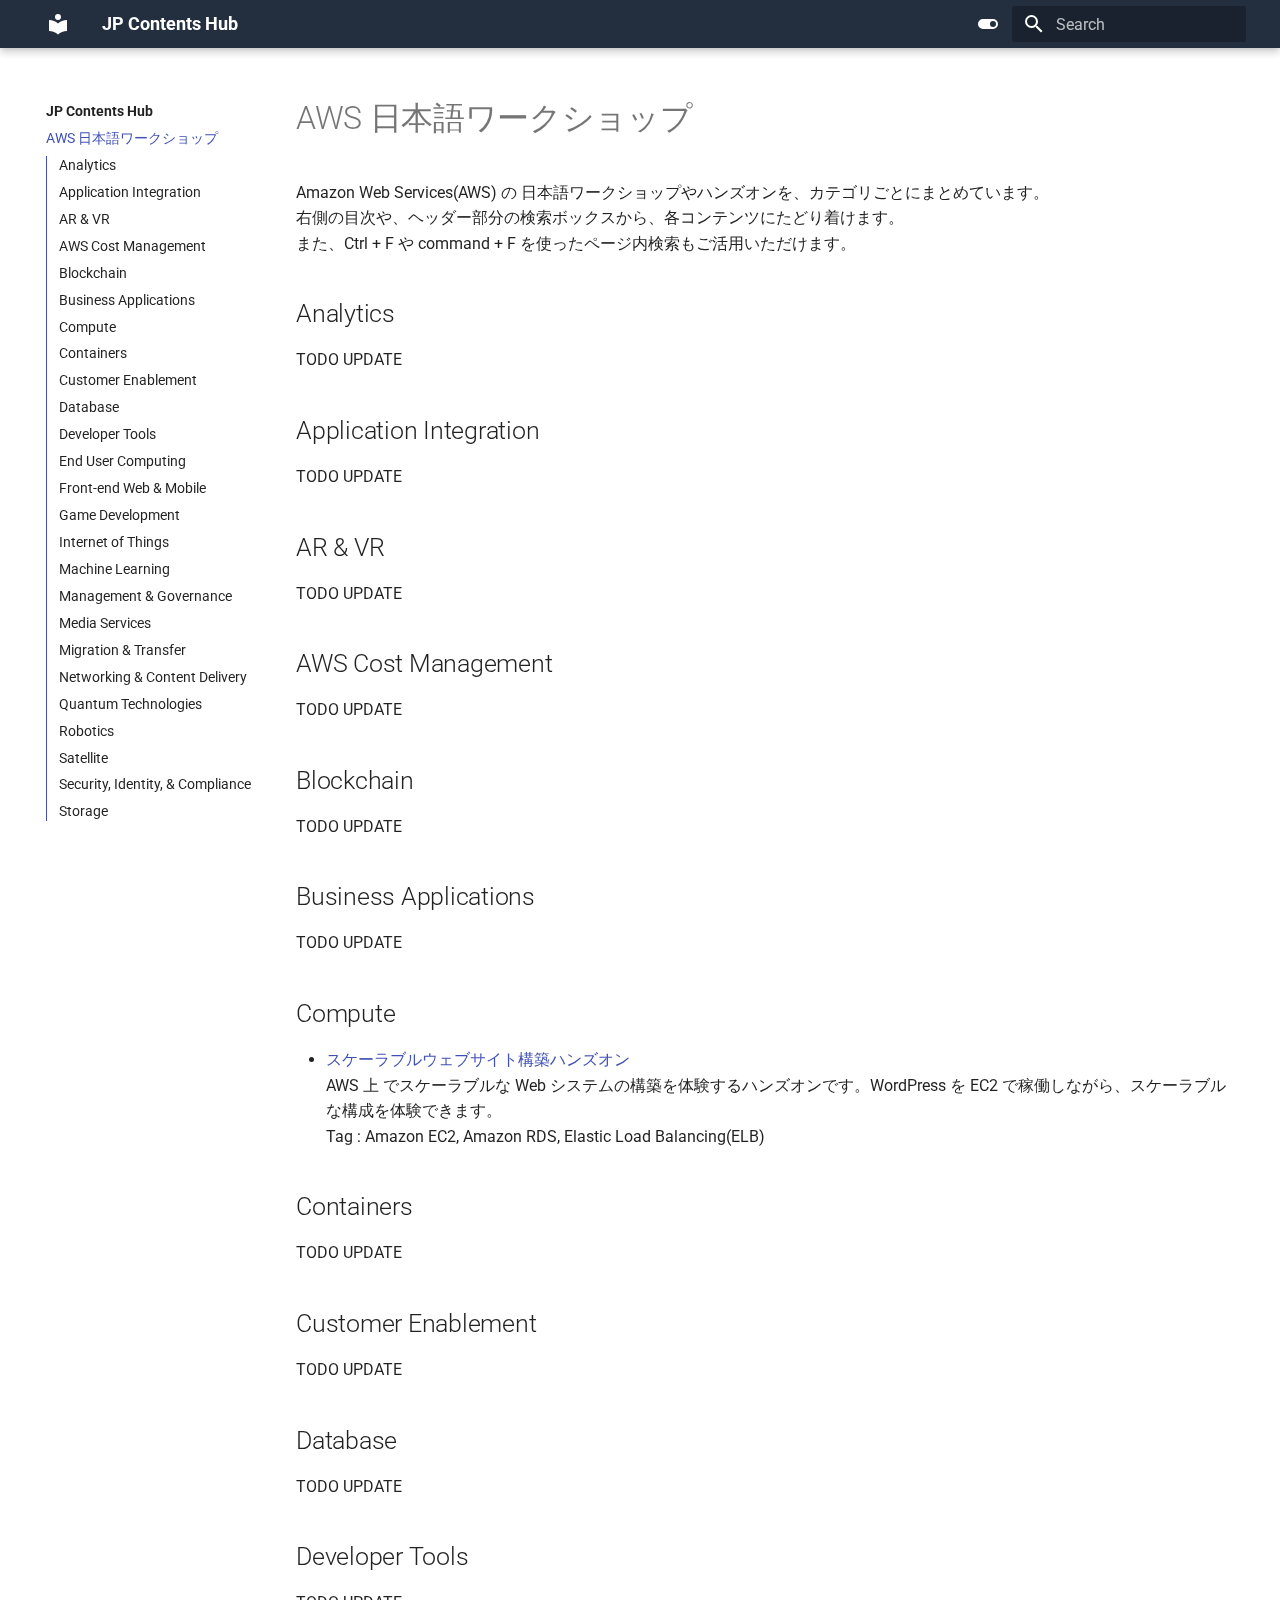
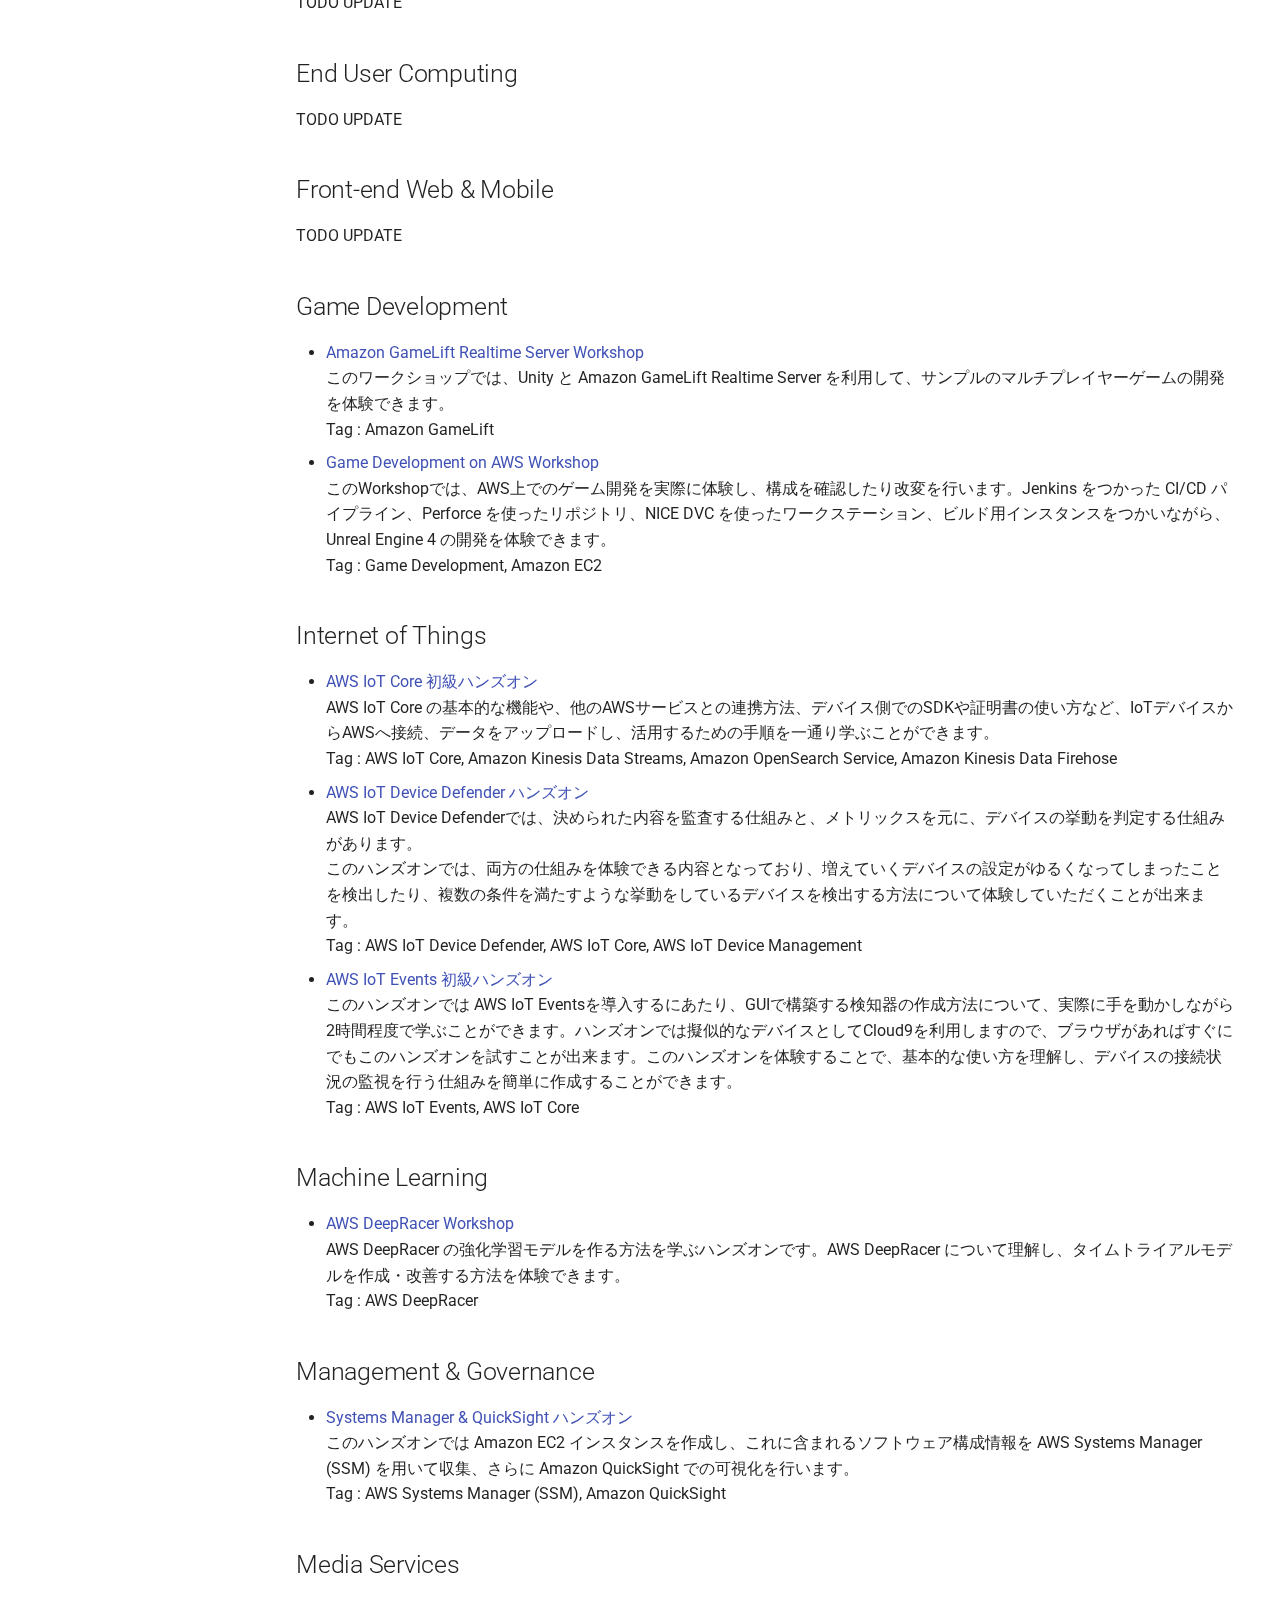
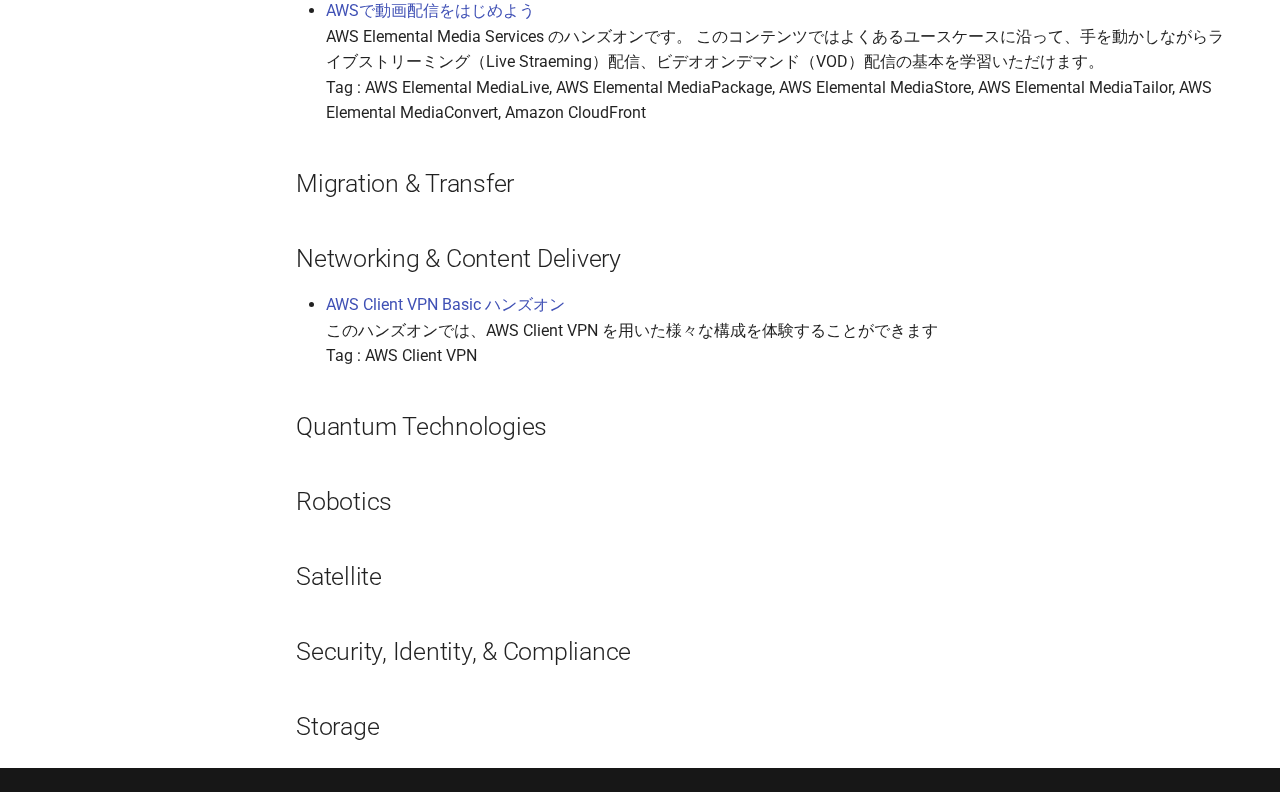
<file: index.html>
<!doctype html>
<html lang="en" class="no-js">
  <head>
    
      <meta charset="utf-8">
      <meta name="viewport" content="width=device-width,initial-scale=1">
      
      
      
      <link rel="icon" href="assets/images/favicon.png">
      <meta name="generator" content="mkdocs-1.3.0, mkdocs-material-8.3.3">
    
    
      
        <title>JP Contents Hub</title>
      
    
    
      <link rel="stylesheet" href="assets/stylesheets/main.4a0965b7.min.css">
      
        
        <link rel="stylesheet" href="assets/stylesheets/palette.cbb835fc.min.css">
        
      
      
    
    
    
      
        
        
        <link rel="preconnect" href="https://fonts.gstatic.com" crossorigin>
        <link rel="stylesheet" href="https://fonts.googleapis.com/css?family=Roboto:300,300i,400,400i,700,700i%7CRoboto+Mono:400,400i,700,700i&display=fallback">
        <style>:root{--md-text-font:"Roboto";--md-code-font:"Roboto Mono"}</style>
      
    
    
      <link rel="stylesheet" href="stylesheets/extra.css">
    
    <script>__md_scope=new URL(".",location),__md_get=(e,_=localStorage,t=__md_scope)=>JSON.parse(_.getItem(t.pathname+"."+e)),__md_set=(e,_,t=localStorage,a=__md_scope)=>{try{t.setItem(a.pathname+"."+e,JSON.stringify(_))}catch(e){}}</script>
    
      

    
    
  </head>
  
  
    
    
      
    
    
    
    
    <body dir="ltr" data-md-color-scheme="default" data-md-color-primary="indigo" data-md-color-accent="indigo">
  
    
    
      <script>var palette=__md_get("__palette");if(palette&&"object"==typeof palette.color)for(var key of Object.keys(palette.color))document.body.setAttribute("data-md-color-"+key,palette.color[key])</script>
    
    <input class="md-toggle" data-md-toggle="drawer" type="checkbox" id="__drawer" autocomplete="off">
    <input class="md-toggle" data-md-toggle="search" type="checkbox" id="__search" autocomplete="off">
    <label class="md-overlay" for="__drawer"></label>
    <div data-md-component="skip">
      
        
        <a href="#aws" class="md-skip">
          Skip to content
        </a>
      
    </div>
    <div data-md-component="announce">
      
    </div>
    
    
      <!--
  Copyright (c) 2016-2022 Martin Donath <martin.donath@squidfunk.com>

  Permission is hereby granted, free of charge, to any person obtaining a copy
  of this software and associated documentation files (the "Software"), to
  deal in the Software without restriction, including without limitation the
  rights to use, copy, modify, merge, publish, distribute, sublicense, and/or
  sell copies of the Software, and to permit persons to whom the Software is
  furnished to do so, subject to the following conditions:

  The above copyright notice and this permission notice shall be included in
  all copies or substantial portions of the Software.

  THE SOFTWARE IS PROVIDED "AS IS", WITHOUT WARRANTY OF ANY KIND, EXPRESS OR
  IMPLIED, INCLUDING BUT NOT LIMITED TO THE WARRANTIES OF MERCHANTABILITY,
  FITNESS FOR A PARTICULAR PURPOSE AND NON-INFRINGEMENT. IN NO EVENT SHALL THE
  AUTHORS OR COPYRIGHT HOLDERS BE LIABLE FOR ANY CLAIM, DAMAGES OR OTHER
  LIABILITY, WHETHER IN AN ACTION OF CONTRACT, TORT OR OTHERWISE, ARISING
  FROM, OUT OF OR IN CONNECTION WITH THE SOFTWARE OR THE USE OR OTHER DEALINGS
  IN THE SOFTWARE.
-->

<!-- Determine class according to configuration -->



<!-- Header -->
<header class="md-header" data-md-component="header">
    <nav class="md-header__inner md-grid" aria-label="Header">

        <!-- Link to home -->
        <a href="." title="JP Contents Hub"
            class="md-header__button md-logo" aria-label="JP Contents Hub" data-md-component="logo">
            
  
  <svg xmlns="http://www.w3.org/2000/svg" viewBox="0 0 24 24"><path d="M12 8a3 3 0 0 0 3-3 3 3 0 0 0-3-3 3 3 0 0 0-3 3 3 3 0 0 0 3 3m0 3.54C9.64 9.35 6.5 8 3 8v11c3.5 0 6.64 1.35 9 3.54 2.36-2.19 5.5-3.54 9-3.54V8c-3.5 0-6.64 1.35-9 3.54Z"/></svg>

        </a>

        <!-- Button to open drawer -->
        <label class="md-header__button md-icon" for="__drawer">
            <svg xmlns="http://www.w3.org/2000/svg" viewBox="0 0 24 24"><path d="M3 6h18v2H3V6m0 5h18v2H3v-2m0 5h18v2H3v-2Z"/></svg>
        </label>

        <!-- Header title -->
        <div class="md-header__title" data-md-component="header-title">
            <div class="md-header__ellipsis">
                <div class="md-header__topic">
                    <span class="md-ellipsis">
                        JP Contents Hub
                    </span>
                </div>
                <div class="md-header__topic" data-md-component="header-topic">
                    <span class="md-ellipsis">
                        JP Contents Hub
                    </span>
                </div>
            </div>
        </div>

        <!-- Color palette -->
        
        <form class="md-header__option" data-md-component="palette">
            
            
            
            <input class="md-option" data-md-color-media="" data-md-color-scheme="default"
                data-md-color-primary="indigo" data-md-color-accent="indigo" 
                aria-label="Switch to dark mode"  type="radio"
                name="__palette" id="__palette_1" />
            
            <label class="md-header__button md-icon" title="Switch to dark mode"
                for="__palette_2" hidden>
                <svg xmlns="http://www.w3.org/2000/svg" viewBox="0 0 24 24"><path d="M17 7H7a5 5 0 0 0-5 5 5 5 0 0 0 5 5h10a5 5 0 0 0 5-5 5 5 0 0 0-5-5m0 8a3 3 0 0 1-3-3 3 3 0 0 1 3-3 3 3 0 0 1 3 3 3 3 0 0 1-3 3Z"/></svg>
            </label>
            
            
            
            
            <input class="md-option" data-md-color-media="" data-md-color-scheme="slate"
                data-md-color-primary="indigo" data-md-color-accent="indigo" 
                aria-label="Switch to light mode"  type="radio"
                name="__palette" id="__palette_2" />
            
            <label class="md-header__button md-icon" title="Switch to light mode"
                for="__palette_1" hidden>
                <svg xmlns="http://www.w3.org/2000/svg" viewBox="0 0 24 24"><path d="M17 6H7c-3.31 0-6 2.69-6 6s2.69 6 6 6h10c3.31 0 6-2.69 6-6s-2.69-6-6-6zm0 10H7c-2.21 0-4-1.79-4-4s1.79-4 4-4h10c2.21 0 4 1.79 4 4s-1.79 4-4 4zM7 9c-1.66 0-3 1.34-3 3s1.34 3 3 3 3-1.34 3-3-1.34-3-3-3z"/></svg>
            </label>
            
            
        </form>
        

        <!-- Site language selector -->
        

        <!-- Button to open search modal -->
        
        <label class="md-header__button md-icon" for="__search">
            <svg xmlns="http://www.w3.org/2000/svg" viewBox="0 0 24 24"><path d="M9.5 3A6.5 6.5 0 0 1 16 9.5c0 1.61-.59 3.09-1.56 4.23l.27.27h.79l5 5-1.5 1.5-5-5v-.79l-.27-.27A6.516 6.516 0 0 1 9.5 16 6.5 6.5 0 0 1 3 9.5 6.5 6.5 0 0 1 9.5 3m0 2C7 5 5 7 5 9.5S7 14 9.5 14 14 12 14 9.5 12 5 9.5 5Z"/></svg>
        </label>

        <!-- Search interface -->
        <div class="md-search" data-md-component="search" role="dialog">
  <label class="md-search__overlay" for="__search"></label>
  <div class="md-search__inner" role="search">
    <form class="md-search__form" name="search">
      <input type="text" class="md-search__input" name="query" aria-label="Search" placeholder="Search" autocapitalize="off" autocorrect="off" autocomplete="off" spellcheck="false" data-md-component="search-query" required>
      <label class="md-search__icon md-icon" for="__search">
        <svg xmlns="http://www.w3.org/2000/svg" viewBox="0 0 24 24"><path d="M9.5 3A6.5 6.5 0 0 1 16 9.5c0 1.61-.59 3.09-1.56 4.23l.27.27h.79l5 5-1.5 1.5-5-5v-.79l-.27-.27A6.516 6.516 0 0 1 9.5 16 6.5 6.5 0 0 1 3 9.5 6.5 6.5 0 0 1 9.5 3m0 2C7 5 5 7 5 9.5S7 14 9.5 14 14 12 14 9.5 12 5 9.5 5Z"/></svg>
        <svg xmlns="http://www.w3.org/2000/svg" viewBox="0 0 24 24"><path d="M20 11v2H8l5.5 5.5-1.42 1.42L4.16 12l7.92-7.92L13.5 5.5 8 11h12Z"/></svg>
      </label>
      <nav class="md-search__options" aria-label="Search">
        
        <button type="reset" class="md-search__icon md-icon" aria-label="Clear" tabindex="-1">
          <svg xmlns="http://www.w3.org/2000/svg" viewBox="0 0 24 24"><path d="M19 6.41 17.59 5 12 10.59 6.41 5 5 6.41 10.59 12 5 17.59 6.41 19 12 13.41 17.59 19 19 17.59 13.41 12 19 6.41Z"/></svg>
        </button>
      </nav>
      
        <div class="md-search__suggest" data-md-component="search-suggest"></div>
      
    </form>
    <div class="md-search__output">
      <div class="md-search__scrollwrap" data-md-scrollfix>
        <div class="md-search-result" data-md-component="search-result">
          <div class="md-search-result__meta">
            Initializing search
          </div>
          <ol class="md-search-result__list"></ol>
        </div>
      </div>
    </div>
  </div>
</div>
        

        <!-- Repository information -->
        
    </nav>

    <!-- Navigation tabs (sticky) -->
    
</header>
    
    <div class="md-container" data-md-component="container">
      
      
        
          
        
      
      <main class="md-main" data-md-component="main">
        <div class="md-main__inner md-grid">
          
            
              
              <div class="md-sidebar md-sidebar--primary" data-md-component="sidebar" data-md-type="navigation" >
                <div class="md-sidebar__scrollwrap">
                  <div class="md-sidebar__inner">
                    


  

<nav class="md-nav md-nav--primary md-nav--integrated" aria-label="Navigation" data-md-level="0">
  <label class="md-nav__title" for="__drawer">
    <a href="." title="JP Contents Hub" class="md-nav__button md-logo" aria-label="JP Contents Hub" data-md-component="logo">
      
  
  <svg xmlns="http://www.w3.org/2000/svg" viewBox="0 0 24 24"><path d="M12 8a3 3 0 0 0 3-3 3 3 0 0 0-3-3 3 3 0 0 0-3 3 3 3 0 0 0 3 3m0 3.54C9.64 9.35 6.5 8 3 8v11c3.5 0 6.64 1.35 9 3.54 2.36-2.19 5.5-3.54 9-3.54V8c-3.5 0-6.64 1.35-9 3.54Z"/></svg>

    </a>
    JP Contents Hub
  </label>
  
  <ul class="md-nav__list" data-md-scrollfix>
    
      
      
      

  
  
    
  
  
    <li class="md-nav__item md-nav__item--active">
      
      <input class="md-nav__toggle md-toggle" data-md-toggle="toc" type="checkbox" id="__toc">
      
      
        
      
      
        <label class="md-nav__link md-nav__link--active" for="__toc">
          AWS 日本語ワークショップ
          <span class="md-nav__icon md-icon"></span>
        </label>
      
      <a href="." class="md-nav__link md-nav__link--active">
        AWS 日本語ワークショップ
      </a>
      
        

<nav class="md-nav md-nav--secondary" aria-label="Table of contents">
  
  
  
    
  
  
    <label class="md-nav__title" for="__toc">
      <span class="md-nav__icon md-icon"></span>
      Table of contents
    </label>
    <ul class="md-nav__list" data-md-component="toc" data-md-scrollfix>
      
        <li class="md-nav__item">
  <a href="#analytics" class="md-nav__link">
    Analytics
  </a>
  
</li>
      
        <li class="md-nav__item">
  <a href="#application-integration" class="md-nav__link">
    Application Integration
  </a>
  
</li>
      
        <li class="md-nav__item">
  <a href="#ar-vr" class="md-nav__link">
    AR &amp; VR
  </a>
  
</li>
      
        <li class="md-nav__item">
  <a href="#aws-cost-management" class="md-nav__link">
    AWS Cost Management
  </a>
  
</li>
      
        <li class="md-nav__item">
  <a href="#blockchain" class="md-nav__link">
    Blockchain
  </a>
  
</li>
      
        <li class="md-nav__item">
  <a href="#business-applications" class="md-nav__link">
    Business Applications
  </a>
  
</li>
      
        <li class="md-nav__item">
  <a href="#compute" class="md-nav__link">
    Compute
  </a>
  
</li>
      
        <li class="md-nav__item">
  <a href="#containers" class="md-nav__link">
    Containers
  </a>
  
</li>
      
        <li class="md-nav__item">
  <a href="#customer-enablement" class="md-nav__link">
    Customer Enablement
  </a>
  
</li>
      
        <li class="md-nav__item">
  <a href="#database" class="md-nav__link">
    Database
  </a>
  
</li>
      
        <li class="md-nav__item">
  <a href="#developer-tools" class="md-nav__link">
    Developer Tools
  </a>
  
</li>
      
        <li class="md-nav__item">
  <a href="#end-user-computing" class="md-nav__link">
    End User Computing
  </a>
  
</li>
      
        <li class="md-nav__item">
  <a href="#front-end-web-mobile" class="md-nav__link">
    Front-end Web &amp; Mobile
  </a>
  
</li>
      
        <li class="md-nav__item">
  <a href="#game-development" class="md-nav__link">
    Game Development
  </a>
  
</li>
      
        <li class="md-nav__item">
  <a href="#internet-of-things" class="md-nav__link">
    Internet of Things
  </a>
  
</li>
      
        <li class="md-nav__item">
  <a href="#machine-learning" class="md-nav__link">
    Machine Learning
  </a>
  
</li>
      
        <li class="md-nav__item">
  <a href="#management-governance" class="md-nav__link">
    Management &amp; Governance
  </a>
  
</li>
      
        <li class="md-nav__item">
  <a href="#media-services" class="md-nav__link">
    Media Services
  </a>
  
</li>
      
        <li class="md-nav__item">
  <a href="#migration-transfer" class="md-nav__link">
    Migration &amp; Transfer
  </a>
  
</li>
      
        <li class="md-nav__item">
  <a href="#networking-content-delivery" class="md-nav__link">
    Networking &amp; Content Delivery
  </a>
  
</li>
      
        <li class="md-nav__item">
  <a href="#quantum-technologies" class="md-nav__link">
    Quantum Technologies
  </a>
  
</li>
      
        <li class="md-nav__item">
  <a href="#robotics" class="md-nav__link">
    Robotics
  </a>
  
</li>
      
        <li class="md-nav__item">
  <a href="#satellite" class="md-nav__link">
    Satellite
  </a>
  
</li>
      
        <li class="md-nav__item">
  <a href="#security-identity-compliance" class="md-nav__link">
    Security, Identity, &amp; Compliance
  </a>
  
</li>
      
        <li class="md-nav__item">
  <a href="#storage" class="md-nav__link">
    Storage
  </a>
  
</li>
      
    </ul>
  
</nav>
      
    </li>
  

    
  </ul>
</nav>
                  </div>
                </div>
              </div>
            
            
          
          <div class="md-content" data-md-component="content">
            <article class="md-content__inner md-typeset">
              
                


<h1 id="aws">AWS 日本語ワークショップ</h1>
<p>Amazon Web Services(AWS) の 日本語ワークショップやハンズオンを、カテゴリごとにまとめています。<br />
右側の目次や、ヘッダー部分の検索ボックスから、各コンテンツにたどり着けます。<br />
また、Ctrl + F や command + F を使ったページ内検索もご活用いただけます。</p>
<h2 id="analytics">Analytics</h2>
<p>TODO UPDATE</p>
<h2 id="application-integration">Application Integration</h2>
<p>TODO UPDATE</p>
<h2 id="ar-vr">AR &amp; VR</h2>
<p>TODO UPDATE</p>
<h2 id="aws-cost-management">AWS Cost Management</h2>
<p>TODO UPDATE</p>
<h2 id="blockchain">Blockchain</h2>
<p>TODO UPDATE</p>
<h2 id="business-applications">Business Applications</h2>
<p>TODO UPDATE</p>
<h2 id="compute">Compute</h2>
<ul>
<li><a href="https://catalog.us-east-1.prod.workshops.aws/workshops/47782ec0-8e8c-41e8-b873-9da91e822b36/">スケーラブルウェブサイト構築ハンズオン</a><br />
AWS 上 でスケーラブルな Web システムの構築を体験するハンズオンです。WordPress を EC2 で稼働しながら、スケーラブルな構成を体験できます。<br />
Tag : Amazon EC2, Amazon RDS, Elastic Load Balancing(ELB)</li>
</ul>
<h2 id="containers">Containers</h2>
<p>TODO UPDATE</p>
<h2 id="customer-enablement">Customer Enablement</h2>
<p>TODO UPDATE</p>
<h2 id="database">Database</h2>
<p>TODO UPDATE</p>
<h2 id="developer-tools">Developer Tools</h2>
<p>TODO UPDATE</p>
<h2 id="end-user-computing">End User Computing</h2>
<p>TODO UPDATE</p>
<h2 id="front-end-web-mobile">Front-end Web &amp; Mobile</h2>
<p>TODO UPDATE</p>
<h2 id="game-development">Game Development</h2>
<ul>
<li><a href="https://catalog.us-east-1.prod.workshops.aws/workshops/bccf7c14-8f6f-441b-a4ff-fd6a2b402892/ja-JP">Amazon GameLift Realtime Server Workshop</a><br />
このワークショップでは、Unity と Amazon GameLift Realtime Server を利用して、サンプルのマルチプレイヤーゲームの開発を体験できます。<br />
Tag : Amazon GameLift  </li>
<li><a href="https://catalog.us-east-1.prod.workshops.aws/workshops/1f1e1c90-886b-47c7-a5bd-cb6fb26a3c37/ja-JP">Game Development on AWS Workshop</a><br />
このWorkshopでは、AWS上でのゲーム開発を実際に体験し、構成を確認したり改変を行います。Jenkins をつかった CI/CD パイプライン、Perforce を使ったリポジトリ、NICE DVC を使ったワークステーション、ビルド用インスタンスをつかいながら、Unreal Engine 4 の開発を体験できます。<br />
Tag : Game Development, Amazon EC2  </li>
</ul>
<h2 id="internet-of-things">Internet of Things</h2>
<ul>
<li><a href="https://catalog.us-east-1.prod.workshops.aws/workshops/b3e0b830-79b8-4c1d-8a4c-e10406600035/ja-JP">AWS IoT Core 初級ハンズオン</a><br />
AWS IoT Core の基本的な機能や、他のAWSサービスとの連携方法、デバイス側でのSDKや証明書の使い方など、IoTデバイスからAWSへ接続、データをアップロードし、活用するための手順を一通り学ぶことができます。<br />
Tag : AWS IoT Core, Amazon Kinesis Data Streams, Amazon OpenSearch Service, Amazon Kinesis Data Firehose  </li>
<li><a href="https://catalog.us-east-1.prod.workshops.aws/workshops/90cbb951-dbf8-4f66-b994-c74072f2232c/ja-JP">AWS IoT Device Defender ハンズオン</a><br />
AWS IoT Device Defenderでは、決められた内容を監査する仕組みと、メトリックスを元に、デバイスの挙動を判定する仕組みがあります。<br/>このハンズオンでは、両方の仕組みを体験できる内容となっており、増えていくデバイスの設定がゆるくなってしまったことを検出したり、複数の条件を満たすような挙動をしているデバイスを検出する方法について体験していただくことが出来ます。<br />
Tag : AWS IoT Device Defender, AWS IoT Core, AWS IoT Device Management  </li>
<li><a href="https://catalog.us-east-1.prod.workshops.aws/workshops/4ae2dd76-c365-42e4-b66b-ed475363d562/ja-JP">AWS IoT Events 初級ハンズオン</a><br />
このハンズオンでは AWS IoT Eventsを導入するにあたり、GUIで構築する検知器の作成方法について、実際に手を動かしながら2時間程度で学ぶことができます。ハンズオンでは擬似的なデバイスとしてCloud9を利用しますので、ブラウザがあればすぐにでもこのハンズオンを試すことが出来ます。このハンズオンを体験することで、基本的な使い方を理解し、デバイスの接続状況の監視を行う仕組みを簡単に作成することができます。<br />
Tag : AWS IoT Events, AWS IoT Core  </li>
</ul>
<h2 id="machine-learning">Machine Learning</h2>
<ul>
<li><a href="https://catalog.us-east-1.prod.workshops.aws/workshops/03f7e662-e3b1-4c5b-8fbe-b6af0c00c7b2/ja-JP">AWS DeepRacer Workshop</a><br />
AWS DeepRacer の強化学習モデルを作る方法を学ぶハンズオンです。AWS DeepRacer について理解し、タイムトライアルモデルを作成・改善する方法を体験できます。<br />
Tag : AWS DeepRacer  </li>
</ul>
<h2 id="management-governance">Management &amp; Governance</h2>
<ul>
<li><a href="https://catalog.us-east-1.prod.workshops.aws/workshops/b97f7cb6-0ec4-41c7-97ea-c4156f4f1e0d/ja-JP">Systems Manager &amp; QuickSight ハンズオン</a><br />
このハンズオンでは Amazon EC2 インスタンスを作成し、これに含まれるソフトウェア構成情報を AWS Systems Manager (SSM) を用いて収集、さらに Amazon QuickSight での可視化を行います。<br />
Tag : AWS Systems Manager (SSM), Amazon QuickSight  </li>
</ul>
<h2 id="media-services">Media Services</h2>
<ul>
<li><a href="https://aws-mediaservices-jp.workshop.aws/introduction.html">AWSで動画配信をはじめよう</a><br />
AWS Elemental Media Services のハンズオンです。 このコンテンツではよくあるユースケースに沿って、手を動かしながらライブストリーミング（Live Straeming）配信、ビデオオンデマンド（VOD）配信の基本を学習いただけます。<br />
Tag : AWS Elemental MediaLive, AWS Elemental MediaPackage, AWS Elemental MediaStore, AWS Elemental MediaTailor, AWS Elemental MediaConvert, Amazon CloudFront  </li>
</ul>
<h2 id="migration-transfer">Migration &amp; Transfer</h2>
<h2 id="networking-content-delivery">Networking &amp; Content Delivery</h2>
<ul>
<li><a href="https://catalog.us-east-1.prod.workshops.aws/workshops/be2b90c2-06a1-4ae6-84b3-c705049d2b6f/ja-JP/">AWS Client VPN Basic ハンズオン</a><br />
このハンズオンでは、AWS Client VPN を用いた様々な構成を体験することができます<br />
Tag : AWS Client VPN  </li>
</ul>
<h2 id="quantum-technologies">Quantum Technologies</h2>
<h2 id="robotics">Robotics</h2>
<h2 id="satellite">Satellite</h2>
<h2 id="security-identity-compliance">Security, Identity, &amp; Compliance</h2>
<h2 id="storage">Storage</h2>

              
            </article>
            
          </div>
        </div>
        
          <a href="#" class="md-top md-icon" data-md-component="top" hidden>
            <svg xmlns="http://www.w3.org/2000/svg" viewBox="0 0 24 24"><path d="M13 20h-2V8l-5.5 5.5-1.42-1.42L12 4.16l7.92 7.92-1.42 1.42L13 8v12Z"/></svg>
            Back to top
          </a>
        
      </main>
      
        <footer class="md-footer">
  
  <div class="md-footer-meta md-typeset">
    <div class="md-footer-meta__inner md-grid">
      <div class="md-copyright">
  
  
</div>
      
    </div>
  </div>
</footer>
      
    </div>
    <div class="md-dialog" data-md-component="dialog">
      <div class="md-dialog__inner md-typeset"></div>
    </div>
    <script id="__config" type="application/json">{"base": ".", "features": ["search.highlight", "search.suggest", "toc.integrate", "navigation.top"], "search": "assets/javascripts/workers/search.b028fd86.min.js", "translations": {"clipboard.copied": "Copied to clipboard", "clipboard.copy": "Copy to clipboard", "search.config.lang": "en", "search.config.pipeline": "trimmer, stopWordFilter", "search.config.separator": "[\\s\\-]+", "search.placeholder": "Search", "search.result.more.one": "1 more on this page", "search.result.more.other": "# more on this page", "search.result.none": "No matching documents", "search.result.one": "1 matching document", "search.result.other": "# matching documents", "search.result.placeholder": "Type to start searching", "search.result.term.missing": "Missing", "select.version.title": "Select version"}}</script>
    
    
      <script src="assets/javascripts/bundle.f758a944.min.js"></script>
      
    
  </body>
</html>
</file>
<file: stylesheets/extra.css>
.md-header {
    --md-primary-fg-color: #232F3E;
    /* --md-primary-fg-color--light: #ECB7B7; */
    /* --md-primary-fg-color--dark: #90030C; */
}
</file>
<file: assets/stylesheets/main.4a0965b7.min.css>
@charset "UTF-8";html{-webkit-text-size-adjust:none;-moz-text-size-adjust:none;-ms-text-size-adjust:none;text-size-adjust:none;box-sizing:border-box}*,:after,:before{box-sizing:inherit}@media (prefers-reduced-motion){*,:after,:before{transition:none!important}}body{margin:0}a,button,input,label{-webkit-tap-highlight-color:transparent}a{color:inherit;text-decoration:none}hr{border:0;box-sizing:initial;display:block;height:.05rem;overflow:visible;padding:0}small{font-size:80%}sub,sup{line-height:1em}img{border-style:none}table{border-collapse:initial;border-spacing:0}td,th{font-weight:400;vertical-align:top}button{background:transparent;border:0;font-family:inherit;font-size:inherit;margin:0;padding:0}input{border:0;outline:none}:root,[data-md-color-scheme=default]{--md-default-fg-color:rgba(0,0,0,.87);--md-default-fg-color--light:rgba(0,0,0,.54);--md-default-fg-color--lighter:rgba(0,0,0,.32);--md-default-fg-color--lightest:rgba(0,0,0,.07);--md-default-bg-color:#fff;--md-default-bg-color--light:hsla(0,0%,100%,.7);--md-default-bg-color--lighter:hsla(0,0%,100%,.3);--md-default-bg-color--lightest:hsla(0,0%,100%,.12);--md-primary-fg-color:#4051b5;--md-primary-fg-color--light:#5d6cc0;--md-primary-fg-color--dark:#303fa1;--md-primary-bg-color:#fff;--md-primary-bg-color--light:hsla(0,0%,100%,.7);--md-accent-fg-color:#526cfe;--md-accent-fg-color--transparent:rgba(82,108,254,.1);--md-accent-bg-color:#fff;--md-accent-bg-color--light:hsla(0,0%,100%,.7);--md-code-fg-color:#36464e;--md-code-bg-color:#f5f5f5;--md-code-hl-color:rgba(255,255,0,.5);--md-code-hl-number-color:#d52a2a;--md-code-hl-special-color:#db1457;--md-code-hl-function-color:#a846b9;--md-code-hl-constant-color:#6e59d9;--md-code-hl-keyword-color:#3f6ec6;--md-code-hl-string-color:#1c7d4d;--md-code-hl-name-color:var(--md-code-fg-color);--md-code-hl-operator-color:var(--md-default-fg-color--light);--md-code-hl-punctuation-color:var(--md-default-fg-color--light);--md-code-hl-comment-color:var(--md-default-fg-color--light);--md-code-hl-generic-color:var(--md-default-fg-color--light);--md-code-hl-variable-color:var(--md-default-fg-color--light);--md-typeset-color:var(--md-default-fg-color);--md-typeset-a-color:var(--md-primary-fg-color);--md-typeset-mark-color:rgba(255,255,0,.5);--md-typeset-del-color:rgba(245,80,61,.15);--md-typeset-ins-color:rgba(11,213,112,.15);--md-typeset-kbd-color:#fafafa;--md-typeset-kbd-accent-color:#fff;--md-typeset-kbd-border-color:#b8b8b8;--md-typeset-table-color:rgba(0,0,0,.12);--md-admonition-fg-color:var(--md-default-fg-color);--md-admonition-bg-color:var(--md-default-bg-color);--md-footer-fg-color:#fff;--md-footer-fg-color--light:hsla(0,0%,100%,.7);--md-footer-fg-color--lighter:hsla(0,0%,100%,.3);--md-footer-bg-color:rgba(0,0,0,.87);--md-footer-bg-color--dark:rgba(0,0,0,.32);--md-shadow-z1:0 0.2rem 0.5rem rgba(0,0,0,.05),0 0 0.05rem rgba(0,0,0,.1);--md-shadow-z2:0 0.2rem 0.5rem rgba(0,0,0,.1),0 0 0.05rem rgba(0,0,0,.25);--md-shadow-z3:0 0.2rem 0.5rem rgba(0,0,0,.2),0 0 0.05rem rgba(0,0,0,.35)}.md-icon svg{fill:currentcolor;display:block;height:1.2rem;width:1.2rem}body{-webkit-font-smoothing:antialiased;-moz-osx-font-smoothing:grayscale;--md-text-font-family:var(--md-text-font,_),-apple-system,BlinkMacSystemFont,Helvetica,Arial,sans-serif;--md-code-font-family:var(--md-code-font,_),SFMono-Regular,Consolas,Menlo,monospace}body,input{font-feature-settings:"kern","liga";font-family:var(--md-text-font-family)}body,code,input,kbd,pre{color:var(--md-typeset-color)}code,kbd,pre{font-feature-settings:"kern";font-family:var(--md-code-font-family)}:root{--md-typeset-table-sort-icon:url('data:image/svg+xml;charset=utf-8,<svg xmlns="http://www.w3.org/2000/svg" viewBox="0 0 24 24"><path d="m18 21-4-4h3V7h-3l4-4 4 4h-3v10h3M2 19v-2h10v2M2 13v-2h7v2M2 7V5h4v2H2Z"/></svg>');--md-typeset-table-sort-icon--asc:url('data:image/svg+xml;charset=utf-8,<svg xmlns="http://www.w3.org/2000/svg" viewBox="0 0 24 24"><path d="M19 17h3l-4 4-4-4h3V3h2M2 17h10v2H2M6 5v2H2V5m0 6h7v2H2v-2Z"/></svg>');--md-typeset-table-sort-icon--desc:url('data:image/svg+xml;charset=utf-8,<svg xmlns="http://www.w3.org/2000/svg" viewBox="0 0 24 24"><path d="M19 7h3l-4-4-4 4h3v14h2M2 17h10v2H2M6 5v2H2V5m0 6h7v2H2v-2Z"/></svg>')}.md-typeset{-webkit-print-color-adjust:exact;color-adjust:exact;font-size:.8rem;line-height:1.6}@media print{.md-typeset{font-size:.68rem}}.md-typeset blockquote,.md-typeset dl,.md-typeset figure,.md-typeset ol,.md-typeset pre,.md-typeset ul{margin-bottom:1em;margin-top:1em}.md-typeset h1{color:var(--md-default-fg-color--light);font-size:2em;line-height:1.3;margin:0 0 1.25em}.md-typeset h1,.md-typeset h2{font-weight:300;letter-spacing:-.01em}.md-typeset h2{font-size:1.5625em;line-height:1.4;margin:1.6em 0 .64em}.md-typeset h3{font-size:1.25em;font-weight:400;letter-spacing:-.01em;line-height:1.5;margin:1.6em 0 .8em}.md-typeset h2+h3{margin-top:.8em}.md-typeset h4{font-weight:700;letter-spacing:-.01em;margin:1em 0}.md-typeset h5,.md-typeset h6{color:var(--md-default-fg-color--light);font-size:.8em;font-weight:700;letter-spacing:-.01em;margin:1.25em 0}.md-typeset h5{text-transform:uppercase}.md-typeset hr{border-bottom:.05rem solid var(--md-default-fg-color--lightest);display:flow-root;margin:1.5em 0}.md-typeset a{color:var(--md-typeset-a-color);word-break:break-word}.md-typeset a,.md-typeset a:before{transition:color 125ms}.md-typeset a:focus,.md-typeset a:hover{color:var(--md-accent-fg-color)}.md-typeset a:focus code,.md-typeset a:hover code{background-color:var(--md-accent-fg-color--transparent)}.md-typeset a code{color:currentcolor;transition:background-color 125ms}.md-typeset a.focus-visible{outline-color:var(--md-accent-fg-color);outline-offset:.2rem}.md-typeset code,.md-typeset kbd,.md-typeset pre{color:var(--md-code-fg-color);direction:ltr}@media print{.md-typeset code,.md-typeset kbd,.md-typeset pre{white-space:pre-wrap}}.md-typeset code{background-color:var(--md-code-bg-color);border-radius:.1rem;-webkit-box-decoration-break:clone;box-decoration-break:clone;font-size:.85em;padding:0 .2941176471em;word-break:break-word}.md-typeset code:not(.focus-visible){-webkit-tap-highlight-color:transparent;outline:none}.md-typeset pre{display:flow-root;line-height:1.4;position:relative}.md-typeset pre>code{-webkit-box-decoration-break:slice;box-decoration-break:slice;box-shadow:none;display:block;margin:0;outline-color:var(--md-accent-fg-color);overflow:auto;padding:.7720588235em 1.1764705882em;scrollbar-color:var(--md-default-fg-color--lighter) transparent;scrollbar-width:thin;touch-action:auto;word-break:normal}.md-typeset pre>code:hover{scrollbar-color:var(--md-accent-fg-color) transparent}.md-typeset pre>code::-webkit-scrollbar{height:.2rem;width:.2rem}.md-typeset pre>code::-webkit-scrollbar-thumb{background-color:var(--md-default-fg-color--lighter)}.md-typeset pre>code::-webkit-scrollbar-thumb:hover{background-color:var(--md-accent-fg-color)}.md-typeset kbd{background-color:var(--md-typeset-kbd-color);border-radius:.1rem;box-shadow:0 .1rem 0 .05rem var(--md-typeset-kbd-border-color),0 .1rem 0 var(--md-typeset-kbd-border-color),0 -.1rem .2rem var(--md-typeset-kbd-accent-color) inset;color:var(--md-default-fg-color);display:inline-block;font-size:.75em;padding:0 .6666666667em;vertical-align:text-top;word-break:break-word}.md-typeset mark{background-color:var(--md-typeset-mark-color);-webkit-box-decoration-break:clone;box-decoration-break:clone;color:inherit;word-break:break-word}.md-typeset abbr{border-bottom:.05rem dotted var(--md-default-fg-color--light);cursor:help;text-decoration:none}@media (hover:none){.md-typeset abbr{position:relative}.md-typeset abbr[title]:-webkit-any(:focus,:hover):after{background-color:var(--md-default-fg-color);border-radius:.1rem;box-shadow:var(--md-shadow-z3);color:var(--md-default-bg-color);content:attr(title);display:inline-block;font-size:.7rem;margin-top:2em;max-width:80%;min-width:-webkit-max-content;min-width:max-content;padding:.2rem .3rem;position:absolute;width:auto}.md-typeset abbr[title]:-moz-any(:focus,:hover):after{background-color:var(--md-default-fg-color);border-radius:.1rem;box-shadow:var(--md-shadow-z3);color:var(--md-default-bg-color);content:attr(title);display:inline-block;font-size:.7rem;margin-top:2em;max-width:80%;min-width:-moz-max-content;min-width:max-content;padding:.2rem .3rem;position:absolute;width:auto}[dir=ltr] .md-typeset abbr[title]:-webkit-any(:focus,:hover):after{left:0}[dir=ltr] .md-typeset abbr[title]:-moz-any(:focus,:hover):after{left:0}[dir=ltr] .md-typeset abbr[title]:is(:focus,:hover):after{left:0}[dir=rtl] .md-typeset abbr[title]:-webkit-any(:focus,:hover):after{right:0}[dir=rtl] .md-typeset abbr[title]:-moz-any(:focus,:hover):after{right:0}[dir=rtl] .md-typeset abbr[title]:is(:focus,:hover):after{right:0}.md-typeset abbr[title]:is(:focus,:hover):after{background-color:var(--md-default-fg-color);border-radius:.1rem;box-shadow:var(--md-shadow-z3);color:var(--md-default-bg-color);content:attr(title);display:inline-block;font-size:.7rem;margin-top:2em;max-width:80%;min-width:-webkit-max-content;min-width:-moz-max-content;min-width:max-content;padding:.2rem .3rem;position:absolute;width:auto}}.md-typeset small{opacity:.75}[dir=ltr] .md-typeset sub,[dir=ltr] .md-typeset sup{margin-left:.078125em}[dir=rtl] .md-typeset sub,[dir=rtl] .md-typeset sup{margin-right:.078125em}[dir=ltr] .md-typeset blockquote{padding-left:.6rem}[dir=rtl] .md-typeset blockquote{padding-right:.6rem}[dir=ltr] .md-typeset blockquote{border-left:.2rem solid var(--md-default-fg-color--lighter)}[dir=rtl] .md-typeset blockquote{border-right:.2rem solid var(--md-default-fg-color--lighter)}.md-typeset blockquote{color:var(--md-default-fg-color--light);margin-left:0;margin-right:0}.md-typeset ul{list-style-type:disc}[dir=ltr] .md-typeset ol,[dir=ltr] .md-typeset ul{margin-left:.625em}[dir=rtl] .md-typeset ol,[dir=rtl] .md-typeset ul{margin-right:.625em}.md-typeset ol,.md-typeset ul{padding:0}.md-typeset ol:not([hidden]),.md-typeset ul:not([hidden]){display:flow-root}.md-typeset ol ol,.md-typeset ul ol{list-style-type:lower-alpha}.md-typeset ol ol ol,.md-typeset ul ol ol{list-style-type:lower-roman}[dir=ltr] .md-typeset ol li,[dir=ltr] .md-typeset ul li{margin-left:1.25em}[dir=rtl] .md-typeset ol li,[dir=rtl] .md-typeset ul li{margin-right:1.25em}.md-typeset ol li,.md-typeset ul li{margin-bottom:.5em}.md-typeset ol li blockquote,.md-typeset ol li p,.md-typeset ul li blockquote,.md-typeset ul li p{margin:.5em 0}.md-typeset ol li:last-child,.md-typeset ul li:last-child{margin-bottom:0}.md-typeset ol li :-webkit-any(ul,ol),.md-typeset ul li :-webkit-any(ul,ol){margin-bottom:.5em;margin-top:.5em}.md-typeset ol li :-moz-any(ul,ol),.md-typeset ul li :-moz-any(ul,ol){margin-bottom:.5em;margin-top:.5em}[dir=ltr] .md-typeset ol li :-webkit-any(ul,ol),[dir=ltr] .md-typeset ul li :-webkit-any(ul,ol){margin-left:.625em}[dir=ltr] .md-typeset ol li :-moz-any(ul,ol),[dir=ltr] .md-typeset ul li :-moz-any(ul,ol){margin-left:.625em}[dir=ltr] .md-typeset ol li :is(ul,ol),[dir=ltr] .md-typeset ul li :is(ul,ol){margin-left:.625em}[dir=rtl] .md-typeset ol li :-webkit-any(ul,ol),[dir=rtl] .md-typeset ul li :-webkit-any(ul,ol){margin-right:.625em}[dir=rtl] .md-typeset ol li :-moz-any(ul,ol),[dir=rtl] .md-typeset ul li :-moz-any(ul,ol){margin-right:.625em}[dir=rtl] .md-typeset ol li :is(ul,ol),[dir=rtl] .md-typeset ul li :is(ul,ol){margin-right:.625em}.md-typeset ol li :is(ul,ol),.md-typeset ul li :is(ul,ol){margin-bottom:.5em;margin-top:.5em}[dir=ltr] .md-typeset dd{margin-left:1.875em}[dir=rtl] .md-typeset dd{margin-right:1.875em}.md-typeset dd{margin-bottom:1.5em;margin-top:1em}.md-typeset img,.md-typeset svg{height:auto;max-width:100%}.md-typeset img[align=left],.md-typeset svg[align=left]{margin:1em 1em 1em 0}.md-typeset img[align=right],.md-typeset svg[align=right]{margin:1em 0 1em 1em}.md-typeset img[align]:only-child,.md-typeset svg[align]:only-child{margin-top:0}.md-typeset img[src$="#gh-dark-mode-only"],.md-typeset img[src$="#only-dark"]{display:none}.md-typeset figure{display:flow-root;margin:1em auto;max-width:100%;text-align:center;width:-webkit-fit-content;width:-moz-fit-content;width:fit-content}.md-typeset figure img{display:block}.md-typeset figcaption{font-style:italic;margin:1em auto;max-width:24rem}.md-typeset iframe{max-width:100%}.md-typeset table:not([class]){background-color:var(--md-default-bg-color);border:.05rem solid var(--md-typeset-table-color);border-radius:.1rem;display:inline-block;font-size:.64rem;max-width:100%;overflow:auto;touch-action:auto}@media print{.md-typeset table:not([class]){display:table}}.md-typeset table:not([class])+*{margin-top:1.5em}.md-typeset table:not([class]) :-webkit-any(th,td)>:first-child{margin-top:0}.md-typeset table:not([class]) :-moz-any(th,td)>:first-child{margin-top:0}.md-typeset table:not([class]) :is(th,td)>:first-child{margin-top:0}.md-typeset table:not([class]) :-webkit-any(th,td)>:last-child{margin-bottom:0}.md-typeset table:not([class]) :-moz-any(th,td)>:last-child{margin-bottom:0}.md-typeset table:not([class]) :is(th,td)>:last-child{margin-bottom:0}.md-typeset table:not([class]) :-webkit-any(th,td):not([align]){text-align:left}.md-typeset table:not([class]) :-moz-any(th,td):not([align]){text-align:left}.md-typeset table:not([class]) :is(th,td):not([align]){text-align:left}[dir=rtl] .md-typeset table:not([class]) :-webkit-any(th,td):not([align]){text-align:right}[dir=rtl] .md-typeset table:not([class]) :-moz-any(th,td):not([align]){text-align:right}[dir=rtl] .md-typeset table:not([class]) :is(th,td):not([align]){text-align:right}.md-typeset table:not([class]) th{font-weight:700;min-width:5rem;padding:.9375em 1.25em;vertical-align:top}.md-typeset table:not([class]) th a{color:inherit}.md-typeset table:not([class]) td{border-top:.05rem solid var(--md-typeset-table-color);padding:.9375em 1.25em;vertical-align:top}.md-typeset table:not([class]) tbody tr{transition:background-color 125ms}.md-typeset table:not([class]) tbody tr:hover{background-color:rgba(0,0,0,.035);box-shadow:0 .05rem 0 var(--md-default-bg-color) inset}.md-typeset table:not([class]) a{word-break:normal}.md-typeset table th[role=columnheader]{cursor:pointer}[dir=ltr] .md-typeset table th[role=columnheader]:after{margin-left:.5em}[dir=rtl] .md-typeset table th[role=columnheader]:after{margin-right:.5em}.md-typeset table th[role=columnheader]:after{content:"";display:inline-block;height:1.2em;-webkit-mask-image:var(--md-typeset-table-sort-icon);mask-image:var(--md-typeset-table-sort-icon);-webkit-mask-repeat:no-repeat;mask-repeat:no-repeat;-webkit-mask-size:contain;mask-size:contain;transition:background-color 125ms;vertical-align:text-bottom;width:1.2em}.md-typeset table th[role=columnheader]:hover:after{background-color:var(--md-default-fg-color--lighter)}.md-typeset table th[role=columnheader][aria-sort=ascending]:after{background-color:var(--md-default-fg-color--light);-webkit-mask-image:var(--md-typeset-table-sort-icon--asc);mask-image:var(--md-typeset-table-sort-icon--asc)}.md-typeset table th[role=columnheader][aria-sort=descending]:after{background-color:var(--md-default-fg-color--light);-webkit-mask-image:var(--md-typeset-table-sort-icon--desc);mask-image:var(--md-typeset-table-sort-icon--desc)}.md-typeset__scrollwrap{margin:1em -.8rem;overflow-x:auto;touch-action:auto}.md-typeset__table{display:inline-block;margin-bottom:.5em;padding:0 .8rem}@media print{.md-typeset__table{display:block}}html .md-typeset__table table{display:table;margin:0;overflow:hidden;width:100%}@media screen and (max-width:44.9375em){.md-content__inner>pre{margin:1em -.8rem}.md-content__inner>pre code{border-radius:0}}.md-banner{background-color:var(--md-footer-bg-color);color:var(--md-footer-fg-color);overflow:auto}@media print{.md-banner{display:none}}.md-banner--warning{background:var(--md-typeset-mark-color);color:var(--md-default-fg-color)}.md-banner__inner{font-size:.7rem;margin:.6rem auto;padding:0 .8rem}html{font-size:125%;height:100%;overflow-x:hidden}@media screen and (min-width:100em){html{font-size:137.5%}}@media screen and (min-width:125em){html{font-size:150%}}body{background-color:var(--md-default-bg-color);display:flex;flex-direction:column;font-size:.5rem;min-height:100%;position:relative;width:100%}@media print{body{display:block}}@media screen and (max-width:59.9375em){body[data-md-scrolllock]{position:fixed}}.md-grid{margin-left:auto;margin-right:auto;max-width:61rem}.md-container{display:flex;flex-direction:column;flex-grow:1}@media print{.md-container{display:block}}.md-main{flex-grow:1}.md-main__inner{display:flex;height:100%;margin-top:1.5rem}.md-ellipsis{overflow:hidden;text-overflow:ellipsis;white-space:nowrap}.md-toggle{display:none}.md-option{height:0;opacity:0;position:absolute;width:0}.md-option:checked+label:not([hidden]){display:block}.md-option.focus-visible+label{outline-color:var(--md-accent-fg-color);outline-style:auto}.md-skip{background-color:var(--md-default-fg-color);border-radius:.1rem;color:var(--md-default-bg-color);font-size:.64rem;margin:.5rem;opacity:0;outline-color:var(--md-accent-fg-color);padding:.3rem .5rem;position:fixed;transform:translateY(.4rem);z-index:-1}.md-skip:focus{opacity:1;transform:translateY(0);transition:transform .25s cubic-bezier(.4,0,.2,1),opacity 175ms 75ms;z-index:10}@page{margin:25mm}:root{--md-clipboard-icon:url('data:image/svg+xml;charset=utf-8,<svg xmlns="http://www.w3.org/2000/svg" viewBox="0 0 24 24"><path d="M19 21H8V7h11m0-2H8a2 2 0 0 0-2 2v14a2 2 0 0 0 2 2h11a2 2 0 0 0 2-2V7a2 2 0 0 0-2-2m-3-4H4a2 2 0 0 0-2 2v14h2V3h12V1Z"/></svg>')}.md-clipboard{border-radius:.1rem;color:var(--md-default-fg-color--lightest);cursor:pointer;height:1.5em;outline-color:var(--md-accent-fg-color);outline-offset:.1rem;position:absolute;right:.5em;top:.5em;transition:color .25s;width:1.5em;z-index:1}@media print{.md-clipboard{display:none}}.md-clipboard:not(.focus-visible){-webkit-tap-highlight-color:transparent;outline:none}:hover>.md-clipboard{color:var(--md-default-fg-color--light)}.md-clipboard:-webkit-any(:focus,:hover){color:var(--md-accent-fg-color)}.md-clipboard:-moz-any(:focus,:hover){color:var(--md-accent-fg-color)}.md-clipboard:is(:focus,:hover){color:var(--md-accent-fg-color)}.md-clipboard:after{background-color:currentcolor;content:"";display:block;height:1.125em;margin:0 auto;-webkit-mask-image:var(--md-clipboard-icon);mask-image:var(--md-clipboard-icon);-webkit-mask-repeat:no-repeat;mask-repeat:no-repeat;-webkit-mask-size:contain;mask-size:contain;width:1.125em}.md-clipboard--inline{cursor:pointer}.md-clipboard--inline code{transition:color .25s,background-color .25s}.md-clipboard--inline:-webkit-any(:focus,:hover) code{background-color:var(--md-accent-fg-color--transparent);color:var(--md-accent-fg-color)}.md-clipboard--inline:-moz-any(:focus,:hover) code{background-color:var(--md-accent-fg-color--transparent);color:var(--md-accent-fg-color)}.md-clipboard--inline:is(:focus,:hover) code{background-color:var(--md-accent-fg-color--transparent);color:var(--md-accent-fg-color)}.md-content{flex-grow:1;min-width:0}.md-content__inner{margin:0 .8rem 1.2rem;padding-top:.6rem}@media screen and (min-width:76.25em){[dir=ltr] .md-sidebar--primary:not([hidden])~.md-content>.md-content__inner{margin-left:1.2rem}[dir=ltr] .md-sidebar--secondary:not([hidden])~.md-content>.md-content__inner,[dir=rtl] .md-sidebar--primary:not([hidden])~.md-content>.md-content__inner{margin-right:1.2rem}[dir=rtl] .md-sidebar--secondary:not([hidden])~.md-content>.md-content__inner{margin-left:1.2rem}}.md-content__inner:before{content:"";display:block;height:.4rem}.md-content__inner>:last-child{margin-bottom:0}[dir=ltr] .md-content__button{margin-left:.4rem}[dir=rtl] .md-content__button{margin-right:.4rem}.md-content__button{float:right;margin:.4rem 0;padding:0}@media print{.md-content__button{display:none}}[dir=rtl] .md-content__button{float:left}.md-typeset .md-content__button{color:var(--md-default-fg-color--lighter)}.md-content__button svg{display:inline;vertical-align:top}[dir=rtl] .md-content__button svg{transform:scaleX(-1)}[dir=ltr] .md-dialog{right:.8rem}[dir=rtl] .md-dialog{left:.8rem}.md-dialog{background-color:var(--md-default-fg-color);border-radius:.1rem;bottom:.8rem;box-shadow:var(--md-shadow-z3);min-width:11.1rem;opacity:0;padding:.4rem .6rem;pointer-events:none;position:fixed;transform:translateY(100%);transition:transform 0ms .4s,opacity .4s;z-index:4}@media print{.md-dialog{display:none}}.md-dialog--active{opacity:1;pointer-events:auto;transform:translateY(0);transition:transform .4s cubic-bezier(.075,.85,.175,1),opacity .4s}.md-dialog__inner{color:var(--md-default-bg-color);font-size:.7rem}.md-footer{background-color:var(--md-footer-bg-color);color:var(--md-footer-fg-color)}@media print{.md-footer{display:none}}.md-footer__inner{justify-content:space-between;overflow:auto;padding:.2rem}.md-footer__inner:not([hidden]){display:flex}.md-footer__link{display:flex;flex-grow:0.01;outline-color:var(--md-accent-fg-color);overflow:hidden;padding-bottom:.4rem;padding-top:1.4rem;transition:opacity .25s}.md-footer__link:-webkit-any(:focus,:hover){opacity:.7}.md-footer__link:-moz-any(:focus,:hover){opacity:.7}.md-footer__link:is(:focus,:hover){opacity:.7}[dir=rtl] .md-footer__link svg{transform:scaleX(-1)}@media screen and (max-width:44.9375em){.md-footer__link--prev .md-footer__title{display:none}}[dir=ltr] .md-footer__link--next{margin-left:auto}[dir=rtl] .md-footer__link--next{margin-right:auto}.md-footer__link--next{text-align:right}[dir=rtl] .md-footer__link--next{text-align:left}.md-footer__title{flex-grow:1;font-size:.9rem;line-height:2.4rem;max-width:calc(100% - 2.4rem);padding:0 1rem;position:relative;white-space:nowrap}.md-footer__button{margin:.2rem;padding:.4rem}.md-footer__direction{font-size:.64rem;left:0;margin-top:-1rem;opacity:.7;padding:0 1rem;position:absolute;right:0}.md-footer-meta{background-color:var(--md-footer-bg-color--dark)}.md-footer-meta__inner{display:flex;flex-wrap:wrap;justify-content:space-between;padding:.2rem}html .md-footer-meta.md-typeset a{color:var(--md-footer-fg-color--light)}html .md-footer-meta.md-typeset a:-webkit-any(:focus,:hover){color:var(--md-footer-fg-color)}html .md-footer-meta.md-typeset a:-moz-any(:focus,:hover){color:var(--md-footer-fg-color)}html .md-footer-meta.md-typeset a:is(:focus,:hover){color:var(--md-footer-fg-color)}.md-copyright{color:var(--md-footer-fg-color--lighter);font-size:.64rem;margin:auto .6rem;padding:.4rem 0;width:100%}@media screen and (min-width:45em){.md-copyright{width:auto}}.md-copyright__highlight{color:var(--md-footer-fg-color--light)}.md-social{margin:0 .4rem;padding:.2rem 0 .6rem}@media screen and (min-width:45em){.md-social{padding:.6rem 0}}.md-social__link{display:inline-block;height:1.6rem;text-align:center;width:1.6rem}.md-social__link:before{line-height:1.9}.md-social__link svg{fill:currentcolor;max-height:.8rem;vertical-align:-25%}.md-typeset .md-button{border:.1rem solid;border-radius:.1rem;color:var(--md-primary-fg-color);cursor:pointer;display:inline-block;font-weight:700;padding:.625em 2em;transition:color 125ms,background-color 125ms,border-color 125ms}.md-typeset .md-button--primary{background-color:var(--md-primary-fg-color);border-color:var(--md-primary-fg-color);color:var(--md-primary-bg-color)}.md-typeset .md-button:-webkit-any(:focus,:hover){background-color:var(--md-accent-fg-color);border-color:var(--md-accent-fg-color);color:var(--md-accent-bg-color)}.md-typeset .md-button:-moz-any(:focus,:hover){background-color:var(--md-accent-fg-color);border-color:var(--md-accent-fg-color);color:var(--md-accent-bg-color)}.md-typeset .md-button:is(:focus,:hover){background-color:var(--md-accent-fg-color);border-color:var(--md-accent-fg-color);color:var(--md-accent-bg-color)}[dir=ltr] .md-typeset .md-input{border-top-left-radius:.1rem}[dir=ltr] .md-typeset .md-input,[dir=rtl] .md-typeset .md-input{border-top-right-radius:.1rem}[dir=rtl] .md-typeset .md-input{border-top-left-radius:.1rem}.md-typeset .md-input{border-bottom:.1rem solid var(--md-default-fg-color--lighter);box-shadow:var(--md-shadow-z1);font-size:.8rem;height:1.8rem;padding:0 .6rem;transition:border .25s,box-shadow .25s}.md-typeset .md-input:-webkit-any(:focus,:hover){border-bottom-color:var(--md-accent-fg-color);box-shadow:var(--md-shadow-z2)}.md-typeset .md-input:-moz-any(:focus,:hover){border-bottom-color:var(--md-accent-fg-color);box-shadow:var(--md-shadow-z2)}.md-typeset .md-input:is(:focus,:hover){border-bottom-color:var(--md-accent-fg-color);box-shadow:var(--md-shadow-z2)}.md-typeset .md-input--stretch{width:100%}.md-header{background-color:var(--md-primary-fg-color);box-shadow:0 0 .2rem transparent,0 .2rem .4rem transparent;color:var(--md-primary-bg-color);display:block;left:0;position:-webkit-sticky;position:sticky;right:0;top:0;z-index:4}@media print{.md-header{display:none}}.md-header[hidden]{transform:translateY(-100%);transition:transform .25s cubic-bezier(.8,0,.6,1),box-shadow .25s}.md-header--shadow{box-shadow:0 0 .2rem rgba(0,0,0,.1),0 .2rem .4rem rgba(0,0,0,.2);transition:transform .25s cubic-bezier(.1,.7,.1,1),box-shadow .25s}.md-header__inner{align-items:center;display:flex;padding:0 .2rem}.md-header__button{color:currentcolor;cursor:pointer;margin:.2rem;outline-color:var(--md-accent-fg-color);padding:.4rem;position:relative;transition:opacity .25s;vertical-align:middle;z-index:1}.md-header__button:hover{opacity:.7}.md-header__button:not([hidden]){display:inline-block}.md-header__button:not(.focus-visible){-webkit-tap-highlight-color:transparent;outline:none}.md-header__button.md-logo{margin:.2rem;padding:.4rem}@media screen and (max-width:76.1875em){.md-header__button.md-logo{display:none}}.md-header__button.md-logo :-webkit-any(img,svg){fill:currentcolor;display:block;height:1.2rem;width:auto}.md-header__button.md-logo :-moz-any(img,svg){fill:currentcolor;display:block;height:1.2rem;width:auto}.md-header__button.md-logo :is(img,svg){fill:currentcolor;display:block;height:1.2rem;width:auto}@media screen and (min-width:60em){.md-header__button[for=__search]{display:none}}.no-js .md-header__button[for=__search]{display:none}[dir=rtl] .md-header__button[for=__search] svg{transform:scaleX(-1)}@media screen and (min-width:76.25em){.md-header__button[for=__drawer]{display:none}}.md-header__topic{display:flex;max-width:100%;position:absolute;transition:transform .4s cubic-bezier(.1,.7,.1,1),opacity .15s;white-space:nowrap}.md-header__topic+.md-header__topic{opacity:0;pointer-events:none;transform:translateX(1.25rem);transition:transform .4s cubic-bezier(1,.7,.1,.1),opacity .15s;z-index:-1}[dir=rtl] .md-header__topic+.md-header__topic{transform:translateX(-1.25rem)}.md-header__topic:first-child{font-weight:700}[dir=ltr] .md-header__title{margin-right:.4rem}[dir=rtl] .md-header__title{margin-left:.4rem}[dir=ltr] .md-header__title{margin-left:1rem}[dir=rtl] .md-header__title{margin-right:1rem}.md-header__title{flex-grow:1;font-size:.9rem;height:2.4rem;line-height:2.4rem}.md-header__title--active .md-header__topic{opacity:0;pointer-events:none;transform:translateX(-1.25rem);transition:transform .4s cubic-bezier(1,.7,.1,.1),opacity .15s;z-index:-1}[dir=rtl] .md-header__title--active .md-header__topic{transform:translateX(1.25rem)}.md-header__title--active .md-header__topic+.md-header__topic{opacity:1;pointer-events:auto;transform:translateX(0);transition:transform .4s cubic-bezier(.1,.7,.1,1),opacity .15s;z-index:0}.md-header__title>.md-header__ellipsis{height:100%;position:relative;width:100%}.md-header__option{display:flex;flex-shrink:0;max-width:100%;transition:max-width 0ms .25s,opacity .25s .25s;white-space:nowrap}[data-md-toggle=search]:checked~.md-header .md-header__option{max-width:0;opacity:0;transition:max-width 0ms,opacity 0ms}.md-header__source{display:none}@media screen and (min-width:60em){[dir=ltr] .md-header__source{margin-left:1rem}[dir=rtl] .md-header__source{margin-right:1rem}.md-header__source{display:block;max-width:11.7rem;width:11.7rem}}@media screen and (min-width:76.25em){[dir=ltr] .md-header__source{margin-left:1.4rem}[dir=rtl] .md-header__source{margin-right:1.4rem}}:root{--md-nav-icon--prev:url('data:image/svg+xml;charset=utf-8,<svg xmlns="http://www.w3.org/2000/svg" viewBox="0 0 24 24"><path d="M20 11v2H8l5.5 5.5-1.42 1.42L4.16 12l7.92-7.92L13.5 5.5 8 11h12Z"/></svg>');--md-nav-icon--next:url('data:image/svg+xml;charset=utf-8,<svg xmlns="http://www.w3.org/2000/svg" viewBox="0 0 24 24"><path d="M8.59 16.58 13.17 12 8.59 7.41 10 6l6 6-6 6-1.41-1.42Z"/></svg>');--md-toc-icon:url('data:image/svg+xml;charset=utf-8,<svg xmlns="http://www.w3.org/2000/svg" viewBox="0 0 24 24"><path d="M3 9h14V7H3v2m0 4h14v-2H3v2m0 4h14v-2H3v2m16 0h2v-2h-2v2m0-10v2h2V7h-2m0 6h2v-2h-2v2Z"/></svg>')}.md-nav{font-size:.7rem;line-height:1.3}.md-nav__title{display:block;font-weight:700;overflow:hidden;padding:0 .6rem;text-overflow:ellipsis}.md-nav__title .md-nav__button{display:none}.md-nav__title .md-nav__button img{height:100%;width:auto}.md-nav__title .md-nav__button.md-logo :-webkit-any(img,svg){fill:currentcolor;display:block;height:2.4rem;max-width:100%;object-fit:contain;width:auto}.md-nav__title .md-nav__button.md-logo :-moz-any(img,svg){fill:currentcolor;display:block;height:2.4rem;max-width:100%;object-fit:contain;width:auto}.md-nav__title .md-nav__button.md-logo :is(img,svg){fill:currentcolor;display:block;height:2.4rem;max-width:100%;object-fit:contain;width:auto}.md-nav__list{list-style:none;margin:0;padding:0}.md-nav__item{padding:0 .6rem}[dir=ltr] .md-nav__item .md-nav__item{padding-right:0}[dir=rtl] .md-nav__item .md-nav__item{padding-left:0}.md-nav__link{align-items:center;cursor:pointer;display:flex;justify-content:space-between;margin-top:.625em;overflow:hidden;scroll-snap-align:start;text-overflow:ellipsis;transition:color 125ms}.md-nav__link--passed{color:var(--md-default-fg-color--light)}.md-nav__item .md-nav__link--active{color:var(--md-typeset-a-color)}.md-nav__item .md-nav__link--index [href]{width:100%}.md-nav__link:-webkit-any(:focus,:hover){color:var(--md-accent-fg-color)}.md-nav__link:-moz-any(:focus,:hover){color:var(--md-accent-fg-color)}.md-nav__link:is(:focus,:hover){color:var(--md-accent-fg-color)}.md-nav__link.focus-visible{outline-color:var(--md-accent-fg-color);outline-offset:.2rem}.md-nav--primary .md-nav__link[for=__toc]{display:none}.md-nav--primary .md-nav__link[for=__toc] .md-icon:after{background-color:currentcolor;display:block;height:100%;-webkit-mask-image:var(--md-toc-icon);mask-image:var(--md-toc-icon);width:100%}.md-nav--primary .md-nav__link[for=__toc]~.md-nav{display:none}.md-nav__link>*{cursor:pointer;display:flex}.md-nav__icon{flex-shrink:0}.md-nav__source{display:none}@media screen and (max-width:76.1875em){.md-nav--primary,.md-nav--primary .md-nav{background-color:var(--md-default-bg-color);display:flex;flex-direction:column;height:100%;left:0;position:absolute;right:0;top:0;z-index:1}.md-nav--primary :-webkit-any(.md-nav__title,.md-nav__item){font-size:.8rem;line-height:1.5}.md-nav--primary :-moz-any(.md-nav__title,.md-nav__item){font-size:.8rem;line-height:1.5}.md-nav--primary :is(.md-nav__title,.md-nav__item){font-size:.8rem;line-height:1.5}.md-nav--primary .md-nav__title{background-color:var(--md-default-fg-color--lightest);color:var(--md-default-fg-color--light);cursor:pointer;height:5.6rem;line-height:2.4rem;padding:3rem .8rem .2rem;position:relative;white-space:nowrap}[dir=ltr] .md-nav--primary .md-nav__title .md-nav__icon{left:.4rem}[dir=rtl] .md-nav--primary .md-nav__title .md-nav__icon{right:.4rem}.md-nav--primary .md-nav__title .md-nav__icon{display:block;height:1.2rem;margin:.2rem;position:absolute;top:.4rem;width:1.2rem}.md-nav--primary .md-nav__title .md-nav__icon:after{background-color:currentcolor;content:"";display:block;height:100%;-webkit-mask-image:var(--md-nav-icon--prev);mask-image:var(--md-nav-icon--prev);-webkit-mask-repeat:no-repeat;mask-repeat:no-repeat;-webkit-mask-size:contain;mask-size:contain;width:100%}.md-nav--primary .md-nav__title~.md-nav__list{background-color:var(--md-default-bg-color);box-shadow:0 .05rem 0 var(--md-default-fg-color--lightest) inset;overflow-y:auto;-ms-scroll-snap-type:y mandatory;scroll-snap-type:y mandatory;touch-action:pan-y}.md-nav--primary .md-nav__title~.md-nav__list>:first-child{border-top:0}.md-nav--primary .md-nav__title[for=__drawer]{background-color:var(--md-primary-fg-color);color:var(--md-primary-bg-color);font-weight:700}.md-nav--primary .md-nav__title .md-logo{display:block;left:.2rem;margin:.2rem;padding:.4rem;position:absolute;right:.2rem;top:.2rem}.md-nav--primary .md-nav__list{flex:1}.md-nav--primary .md-nav__item{border-top:.05rem solid var(--md-default-fg-color--lightest);padding:0}.md-nav--primary .md-nav__item--active>.md-nav__link{color:var(--md-typeset-a-color)}.md-nav--primary .md-nav__item--active>.md-nav__link:-webkit-any(:focus,:hover){color:var(--md-accent-fg-color)}.md-nav--primary .md-nav__item--active>.md-nav__link:-moz-any(:focus,:hover){color:var(--md-accent-fg-color)}.md-nav--primary .md-nav__item--active>.md-nav__link:is(:focus,:hover){color:var(--md-accent-fg-color)}.md-nav--primary .md-nav__link{margin-top:0;padding:.6rem .8rem}[dir=ltr] .md-nav--primary .md-nav__link .md-nav__icon{margin-right:-.2rem}[dir=rtl] .md-nav--primary .md-nav__link .md-nav__icon{margin-left:-.2rem}.md-nav--primary .md-nav__link .md-nav__icon{font-size:1.2rem;height:1.2rem;width:1.2rem}.md-nav--primary .md-nav__link .md-nav__icon:after{background-color:currentcolor;content:"";display:block;height:100%;-webkit-mask-image:var(--md-nav-icon--next);mask-image:var(--md-nav-icon--next);-webkit-mask-repeat:no-repeat;mask-repeat:no-repeat;-webkit-mask-size:contain;mask-size:contain;width:100%}[dir=rtl] .md-nav--primary .md-nav__icon:after{transform:scale(-1)}.md-nav--primary .md-nav--secondary .md-nav{background-color:initial;position:static}[dir=ltr] .md-nav--primary .md-nav--secondary .md-nav .md-nav__link{padding-left:1.4rem}[dir=rtl] .md-nav--primary .md-nav--secondary .md-nav .md-nav__link{padding-right:1.4rem}[dir=ltr] .md-nav--primary .md-nav--secondary .md-nav .md-nav .md-nav__link{padding-left:2rem}[dir=rtl] .md-nav--primary .md-nav--secondary .md-nav .md-nav .md-nav__link{padding-right:2rem}[dir=ltr] .md-nav--primary .md-nav--secondary .md-nav .md-nav .md-nav .md-nav__link{padding-left:2.6rem}[dir=rtl] .md-nav--primary .md-nav--secondary .md-nav .md-nav .md-nav .md-nav__link{padding-right:2.6rem}[dir=ltr] .md-nav--primary .md-nav--secondary .md-nav .md-nav .md-nav .md-nav .md-nav__link{padding-left:3.2rem}[dir=rtl] .md-nav--primary .md-nav--secondary .md-nav .md-nav .md-nav .md-nav .md-nav__link{padding-right:3.2rem}.md-nav--secondary{background-color:initial}.md-nav__toggle~.md-nav{display:flex;opacity:0;transform:translateX(100%);transition:transform .25s cubic-bezier(.8,0,.6,1),opacity 125ms 50ms}[dir=rtl] .md-nav__toggle~.md-nav{transform:translateX(-100%)}.md-nav__toggle:checked~.md-nav{opacity:1;transform:translateX(0);transition:transform .25s cubic-bezier(.4,0,.2,1),opacity 125ms 125ms}.md-nav__toggle:checked~.md-nav>.md-nav__list{-webkit-backface-visibility:hidden;backface-visibility:hidden}}@media screen and (max-width:59.9375em){.md-nav--primary .md-nav__link[for=__toc]{display:flex}.md-nav--primary .md-nav__link[for=__toc] .md-icon:after{content:""}.md-nav--primary .md-nav__link[for=__toc]+.md-nav__link{display:none}.md-nav--primary .md-nav__link[for=__toc]~.md-nav{display:flex}.md-nav__source{background-color:var(--md-primary-fg-color--dark);color:var(--md-primary-bg-color);display:block;padding:0 .2rem}}@media screen and (min-width:60em) and (max-width:76.1875em){.md-nav--integrated .md-nav__link[for=__toc]{display:flex}.md-nav--integrated .md-nav__link[for=__toc] .md-icon:after{content:""}.md-nav--integrated .md-nav__link[for=__toc]+.md-nav__link{display:none}.md-nav--integrated .md-nav__link[for=__toc]~.md-nav{display:flex}}@media screen and (min-width:60em){.md-nav--secondary .md-nav__title[for=__toc]{scroll-snap-align:start}.md-nav--secondary .md-nav__title .md-nav__icon{display:none}}@media screen and (min-width:76.25em){.md-nav{transition:max-height .25s cubic-bezier(.86,0,.07,1)}.md-nav--primary .md-nav__title[for=__drawer]{scroll-snap-align:start}.md-nav--primary .md-nav__title .md-nav__icon,.md-nav__toggle~.md-nav{display:none}.md-nav__toggle:-webkit-any(:checked,:indeterminate)~.md-nav{display:block}.md-nav__toggle:-moz-any(:checked,:indeterminate)~.md-nav{display:block}.md-nav__toggle:is(:checked,:indeterminate)~.md-nav{display:block}.md-nav__item--nested>.md-nav>.md-nav__title{display:none}.md-nav__item--section{display:block;margin:1.25em 0}.md-nav__item--section:last-child{margin-bottom:0}.md-nav__item--section>.md-nav__link{font-weight:700;pointer-events:none}.md-nav__item--section>.md-nav__link--index [href]{pointer-events:auto}.md-nav__item--section>.md-nav__link .md-nav__icon{display:none}.md-nav__item--section>.md-nav{display:block}.md-nav__item--section>.md-nav>.md-nav__list>.md-nav__item{padding:0}.md-nav__icon{border-radius:100%;float:right;height:.9rem;transition:background-color .25s,transform .25s;width:.9rem}[dir=rtl] .md-nav__icon{float:left;transform:rotate(180deg)}.md-nav__icon:hover{background-color:var(--md-accent-fg-color--transparent)}.md-nav__icon:after{background-color:currentcolor;content:"";display:inline-block;height:100%;-webkit-mask-image:var(--md-nav-icon--next);mask-image:var(--md-nav-icon--next);-webkit-mask-repeat:no-repeat;mask-repeat:no-repeat;-webkit-mask-size:contain;mask-size:contain;vertical-align:-.1rem;width:100%}.md-nav__item--nested .md-nav__toggle:checked~.md-nav__link .md-nav__icon,.md-nav__item--nested .md-nav__toggle:indeterminate~.md-nav__link .md-nav__icon{transform:rotate(90deg)}.md-nav--lifted>.md-nav__list>.md-nav__item,.md-nav--lifted>.md-nav__list>.md-nav__item--nested,.md-nav--lifted>.md-nav__title{display:none}.md-nav--lifted>.md-nav__list>.md-nav__item--active{display:block;padding:0}.md-nav--lifted>.md-nav__list>.md-nav__item--active>.md-nav__link{font-weight:700;margin-top:0;padding:0 .6rem;pointer-events:none}.md-nav--lifted>.md-nav__list>.md-nav__item--active>.md-nav__link--index [href]{pointer-events:auto}.md-nav--lifted>.md-nav__list>.md-nav__item--active>.md-nav__link .md-nav__icon{display:none}.md-nav--lifted .md-nav[data-md-level="1"]{display:block}[dir=ltr] .md-nav--lifted .md-nav[data-md-level="1"]>.md-nav__list>.md-nav__item{padding-right:.6rem}[dir=rtl] .md-nav--lifted .md-nav[data-md-level="1"]>.md-nav__list>.md-nav__item{padding-left:.6rem}.md-nav--integrated>.md-nav__list>.md-nav__item--active:not(.md-nav__item--nested){padding:0 .6rem}.md-nav--integrated>.md-nav__list>.md-nav__item--active:not(.md-nav__item--nested)>.md-nav__link{padding:0}[dir=ltr] .md-nav--integrated>.md-nav__list>.md-nav__item--active .md-nav--secondary{border-left:.05rem solid var(--md-primary-fg-color)}[dir=rtl] .md-nav--integrated>.md-nav__list>.md-nav__item--active .md-nav--secondary{border-right:.05rem solid var(--md-primary-fg-color)}.md-nav--integrated>.md-nav__list>.md-nav__item--active .md-nav--secondary{display:block;margin-bottom:1.25em}.md-nav--integrated>.md-nav__list>.md-nav__item--active .md-nav--secondary>.md-nav__title{display:none}}:root{--md-search-result-icon:url('data:image/svg+xml;charset=utf-8,<svg xmlns="http://www.w3.org/2000/svg" viewBox="0 0 24 24"><path d="M14 2H6a2 2 0 0 0-2 2v16a2 2 0 0 0 2 2h7c-.41-.25-.8-.56-1.14-.9-.33-.33-.61-.7-.86-1.1H6V4h7v5h5v1.18c.71.16 1.39.43 2 .82V8l-6-6m6.31 16.9c1.33-2.11.69-4.9-1.4-6.22-2.11-1.33-4.91-.68-6.22 1.4-1.34 2.11-.69 4.89 1.4 6.22 1.46.93 3.32.93 4.79.02L22 23.39 23.39 22l-3.08-3.1m-3.81.1a2.5 2.5 0 0 1-2.5-2.5 2.5 2.5 0 0 1 2.5-2.5 2.5 2.5 0 0 1 2.5 2.5 2.5 2.5 0 0 1-2.5 2.5Z"/></svg>')}.md-search{position:relative}@media screen and (min-width:60em){.md-search{padding:.2rem 0}}.no-js .md-search{display:none}.md-search__overlay{opacity:0;z-index:1}@media screen and (max-width:59.9375em){[dir=ltr] .md-search__overlay{left:-2.2rem}[dir=rtl] .md-search__overlay{right:-2.2rem}.md-search__overlay{background-color:var(--md-default-bg-color);border-radius:1rem;height:2rem;overflow:hidden;pointer-events:none;position:absolute;top:-1rem;transform-origin:center;transition:transform .3s .1s,opacity .2s .2s;width:2rem}[data-md-toggle=search]:checked~.md-header .md-search__overlay{opacity:1;transition:transform .4s,opacity .1s}}@media screen and (min-width:60em){[dir=ltr] .md-search__overlay{left:0}[dir=rtl] .md-search__overlay{right:0}.md-search__overlay{background-color:rgba(0,0,0,.54);cursor:pointer;height:0;position:fixed;top:0;transition:width 0ms .25s,height 0ms .25s,opacity .25s;width:0}[data-md-toggle=search]:checked~.md-header .md-search__overlay{height:200vh;opacity:1;transition:width 0ms,height 0ms,opacity .25s;width:100%}}@media screen and (max-width:29.9375em){[data-md-toggle=search]:checked~.md-header .md-search__overlay{transform:scale(45)}}@media screen and (min-width:30em) and (max-width:44.9375em){[data-md-toggle=search]:checked~.md-header .md-search__overlay{transform:scale(60)}}@media screen and (min-width:45em) and (max-width:59.9375em){[data-md-toggle=search]:checked~.md-header .md-search__overlay{transform:scale(75)}}.md-search__inner{-webkit-backface-visibility:hidden;backface-visibility:hidden}@media screen and (max-width:59.9375em){[dir=ltr] .md-search__inner{left:0}[dir=rtl] .md-search__inner{right:0}.md-search__inner{height:0;opacity:0;overflow:hidden;position:fixed;top:0;transform:translateX(5%);transition:width 0ms .3s,height 0ms .3s,transform .15s cubic-bezier(.4,0,.2,1) .15s,opacity .15s .15s;width:0;z-index:2}[dir=rtl] .md-search__inner{transform:translateX(-5%)}[data-md-toggle=search]:checked~.md-header .md-search__inner{height:100%;opacity:1;transform:translateX(0);transition:width 0ms 0ms,height 0ms 0ms,transform .15s cubic-bezier(.1,.7,.1,1) .15s,opacity .15s .15s;width:100%}}@media screen and (min-width:60em){.md-search__inner{float:right;padding:.1rem 0;position:relative;transition:width .25s cubic-bezier(.1,.7,.1,1);width:11.7rem}[dir=rtl] .md-search__inner{float:left}}@media screen and (min-width:60em) and (max-width:76.1875em){[data-md-toggle=search]:checked~.md-header .md-search__inner{width:23.4rem}}@media screen and (min-width:76.25em){[data-md-toggle=search]:checked~.md-header .md-search__inner{width:34.4rem}}.md-search__form{background-color:var(--md-default-bg-color);box-shadow:0 0 .6rem transparent;height:2.4rem;position:relative;transition:color .25s,background-color .25s;z-index:2}@media screen and (min-width:60em){.md-search__form{background-color:rgba(0,0,0,.26);border-radius:.1rem;height:1.8rem}.md-search__form:hover{background-color:hsla(0,0%,100%,.12)}}[data-md-toggle=search]:checked~.md-header .md-search__form{background-color:var(--md-default-bg-color);border-radius:.1rem .1rem 0 0;box-shadow:0 0 .6rem rgba(0,0,0,.07);color:var(--md-default-fg-color)}[dir=ltr] .md-search__input{padding-left:3.6rem;padding-right:2.2rem}[dir=rtl] .md-search__input{padding-left:2.2rem;padding-right:3.6rem}.md-search__input{background:transparent;font-size:.9rem;height:100%;position:relative;text-overflow:ellipsis;width:100%;z-index:2}.md-search__input::-ms-input-placeholder{-ms-transition:color .25s;transition:color .25s}.md-search__input::placeholder{transition:color .25s}.md-search__input::-ms-input-placeholder{color:var(--md-default-fg-color--light)}.md-search__input::placeholder,.md-search__input~.md-search__icon{color:var(--md-default-fg-color--light)}.md-search__input::-ms-clear{display:none}@media screen and (max-width:59.9375em){.md-search__input{font-size:.9rem;height:2.4rem;width:100%}}@media screen and (min-width:60em){[dir=ltr] .md-search__input{padding-left:2.2rem}[dir=rtl] .md-search__input{padding-right:2.2rem}.md-search__input{color:inherit;font-size:.8rem}.md-search__input::-ms-input-placeholder{color:var(--md-primary-bg-color--light)}.md-search__input::placeholder{color:var(--md-primary-bg-color--light)}.md-search__input+.md-search__icon{color:var(--md-primary-bg-color)}[data-md-toggle=search]:checked~.md-header .md-search__input{text-overflow:clip}[data-md-toggle=search]:checked~.md-header .md-search__input::-ms-input-placeholder{color:var(--md-default-fg-color--light)}[data-md-toggle=search]:checked~.md-header .md-search__input+.md-search__icon,[data-md-toggle=search]:checked~.md-header .md-search__input::placeholder{color:var(--md-default-fg-color--light)}}.md-search__icon{cursor:pointer;display:inline-block;height:1.2rem;transition:color .25s,opacity .25s;width:1.2rem}.md-search__icon:hover{opacity:.7}[dir=ltr] .md-search__icon[for=__search]{left:.5rem}[dir=rtl] .md-search__icon[for=__search]{right:.5rem}.md-search__icon[for=__search]{position:absolute;top:.3rem;z-index:2}[dir=rtl] .md-search__icon[for=__search] svg{transform:scaleX(-1)}@media screen and (max-width:59.9375em){[dir=ltr] .md-search__icon[for=__search]{left:.8rem}[dir=rtl] .md-search__icon[for=__search]{right:.8rem}.md-search__icon[for=__search]{top:.6rem}.md-search__icon[for=__search] svg:first-child{display:none}}@media screen and (min-width:60em){.md-search__icon[for=__search]{pointer-events:none}.md-search__icon[for=__search] svg:last-child{display:none}}[dir=ltr] .md-search__options{right:.5rem}[dir=rtl] .md-search__options{left:.5rem}.md-search__options{pointer-events:none;position:absolute;top:.3rem;z-index:2}@media screen and (max-width:59.9375em){[dir=ltr] .md-search__options{right:.8rem}[dir=rtl] .md-search__options{left:.8rem}.md-search__options{top:.6rem}}[dir=ltr] .md-search__options>*{margin-left:.2rem}[dir=rtl] .md-search__options>*{margin-right:.2rem}.md-search__options>*{color:var(--md-default-fg-color--light);opacity:0;transform:scale(.75);transition:transform .15s cubic-bezier(.1,.7,.1,1),opacity .15s}.md-search__options>:not(.focus-visible){-webkit-tap-highlight-color:transparent;outline:none}[data-md-toggle=search]:checked~.md-header .md-search__input:valid~.md-search__options>*{opacity:1;pointer-events:auto;transform:scale(1)}[data-md-toggle=search]:checked~.md-header .md-search__input:valid~.md-search__options>:hover{opacity:.7}[dir=ltr] .md-search__suggest{padding-left:3.6rem;padding-right:2.2rem}[dir=rtl] .md-search__suggest{padding-left:2.2rem;padding-right:3.6rem}.md-search__suggest{align-items:center;color:var(--md-default-fg-color--lighter);display:flex;font-size:.9rem;height:100%;opacity:0;position:absolute;top:0;transition:opacity 50ms;white-space:nowrap;width:100%}@media screen and (min-width:60em){[dir=ltr] .md-search__suggest{padding-left:2.2rem}[dir=rtl] .md-search__suggest{padding-right:2.2rem}.md-search__suggest{font-size:.8rem}}[data-md-toggle=search]:checked~.md-header .md-search__suggest{opacity:1;transition:opacity .3s .1s}[dir=ltr] .md-search__output{border-bottom-left-radius:.1rem}[dir=ltr] .md-search__output,[dir=rtl] .md-search__output{border-bottom-right-radius:.1rem}[dir=rtl] .md-search__output{border-bottom-left-radius:.1rem}.md-search__output{overflow:hidden;position:absolute;width:100%;z-index:1}@media screen and (max-width:59.9375em){.md-search__output{bottom:0;top:2.4rem}}@media screen and (min-width:60em){.md-search__output{opacity:0;top:1.9rem;transition:opacity .4s}[data-md-toggle=search]:checked~.md-header .md-search__output{box-shadow:var(--md-shadow-z3);opacity:1}}.md-search__scrollwrap{-webkit-backface-visibility:hidden;backface-visibility:hidden;background-color:var(--md-default-bg-color);height:100%;overflow-y:auto;touch-action:pan-y}@media (-webkit-max-device-pixel-ratio:1),(max-resolution:1dppx){.md-search__scrollwrap{transform:translateZ(0)}}@media screen and (min-width:60em) and (max-width:76.1875em){.md-search__scrollwrap{width:23.4rem}}@media screen and (min-width:76.25em){.md-search__scrollwrap{width:34.4rem}}@media screen and (min-width:60em){.md-search__scrollwrap{max-height:0;scrollbar-color:var(--md-default-fg-color--lighter) transparent;scrollbar-width:thin}[data-md-toggle=search]:checked~.md-header .md-search__scrollwrap{max-height:75vh}.md-search__scrollwrap:hover{scrollbar-color:var(--md-accent-fg-color) transparent}.md-search__scrollwrap::-webkit-scrollbar{height:.2rem;width:.2rem}.md-search__scrollwrap::-webkit-scrollbar-thumb{background-color:var(--md-default-fg-color--lighter)}.md-search__scrollwrap::-webkit-scrollbar-thumb:hover{background-color:var(--md-accent-fg-color)}}.md-search-result{color:var(--md-default-fg-color);word-break:break-word}.md-search-result__meta{background-color:var(--md-default-fg-color--lightest);color:var(--md-default-fg-color--light);font-size:.64rem;line-height:1.8rem;padding:0 .8rem;scroll-snap-align:start}@media screen and (min-width:60em){[dir=ltr] .md-search-result__meta{padding-left:2.2rem}[dir=rtl] .md-search-result__meta{padding-right:2.2rem}}.md-search-result__list{list-style:none;margin:0;padding:0;-webkit-user-select:none;-moz-user-select:none;-ms-user-select:none;user-select:none}.md-search-result__item{box-shadow:0 -.05rem var(--md-default-fg-color--lightest)}.md-search-result__item:first-child{box-shadow:none}.md-search-result__link{display:block;outline:none;scroll-snap-align:start;transition:background-color .25s}.md-search-result__link:-webkit-any(:focus,:hover){background-color:var(--md-accent-fg-color--transparent)}.md-search-result__link:-moz-any(:focus,:hover){background-color:var(--md-accent-fg-color--transparent)}.md-search-result__link:is(:focus,:hover){background-color:var(--md-accent-fg-color--transparent)}.md-search-result__link:last-child p:last-child{margin-bottom:.6rem}.md-search-result__more summary{color:var(--md-typeset-a-color);cursor:pointer;display:block;font-size:.64rem;outline:none;padding:.75em .8rem;scroll-snap-align:start;transition:color .25s,background-color .25s}@media screen and (min-width:60em){[dir=ltr] .md-search-result__more summary{padding-left:2.2rem}[dir=rtl] .md-search-result__more summary{padding-right:2.2rem}}.md-search-result__more summary:-webkit-any(:focus,:hover){background-color:var(--md-accent-fg-color--transparent);color:var(--md-accent-fg-color)}.md-search-result__more summary:-moz-any(:focus,:hover){background-color:var(--md-accent-fg-color--transparent);color:var(--md-accent-fg-color)}.md-search-result__more summary:is(:focus,:hover){background-color:var(--md-accent-fg-color--transparent);color:var(--md-accent-fg-color)}.md-search-result__more summary::marker{display:none}.md-search-result__more summary::-webkit-details-marker{display:none}.md-search-result__more summary~*>*{opacity:.65}.md-search-result__article{overflow:hidden;padding:0 .8rem;position:relative}@media screen and (min-width:60em){[dir=ltr] .md-search-result__article{padding-left:2.2rem}[dir=rtl] .md-search-result__article{padding-right:2.2rem}}.md-search-result__article--document .md-search-result__title{font-size:.8rem;font-weight:400;line-height:1.4;margin:.55rem 0}[dir=ltr] .md-search-result__icon{left:0}[dir=rtl] .md-search-result__icon{right:0}.md-search-result__icon{color:var(--md-default-fg-color--light);height:1.2rem;margin:.5rem;position:absolute;width:1.2rem}@media screen and (max-width:59.9375em){.md-search-result__icon{display:none}}.md-search-result__icon:after{background-color:currentcolor;content:"";display:inline-block;height:100%;-webkit-mask-image:var(--md-search-result-icon);mask-image:var(--md-search-result-icon);-webkit-mask-repeat:no-repeat;mask-repeat:no-repeat;-webkit-mask-size:contain;mask-size:contain;width:100%}[dir=rtl] .md-search-result__icon:after{transform:scaleX(-1)}.md-search-result__title{font-size:.64rem;font-weight:700;line-height:1.6;margin:.5em 0}.md-search-result__teaser{-webkit-box-orient:vertical;-webkit-line-clamp:2;color:var(--md-default-fg-color--light);display:-webkit-box;font-size:.64rem;line-height:1.6;margin:.5em 0;max-height:2rem;overflow:hidden;text-overflow:ellipsis}@media screen and (max-width:44.9375em){.md-search-result__teaser{-webkit-line-clamp:3;max-height:3rem}}@media screen and (min-width:60em) and (max-width:76.1875em){.md-search-result__teaser{-webkit-line-clamp:3;max-height:3rem}}.md-search-result__teaser mark{background-color:initial;text-decoration:underline}.md-search-result__terms{font-size:.64rem;font-style:italic;margin:.5em 0}.md-search-result mark{background-color:initial;color:var(--md-accent-fg-color)}.md-select{position:relative;z-index:1}.md-select__inner{background-color:var(--md-default-bg-color);border-radius:.1rem;box-shadow:var(--md-shadow-z2);color:var(--md-default-fg-color);left:50%;margin-top:.2rem;max-height:0;opacity:0;position:absolute;top:calc(100% - .2rem);transform:translate3d(-50%,.3rem,0);transition:transform .25s 375ms,opacity .25s .25s,max-height 0ms .5s}.md-select:-webkit-any(:focus-within,:hover) .md-select__inner{max-height:10rem;opacity:1;transform:translate3d(-50%,0,0);-webkit-transition:transform .25s cubic-bezier(.1,.7,.1,1),opacity .25s,max-height 0ms;transition:transform .25s cubic-bezier(.1,.7,.1,1),opacity .25s,max-height 0ms}.md-select:-moz-any(:focus-within,:hover) .md-select__inner{max-height:10rem;opacity:1;transform:translate3d(-50%,0,0);-moz-transition:transform .25s cubic-bezier(.1,.7,.1,1),opacity .25s,max-height 0ms;transition:transform .25s cubic-bezier(.1,.7,.1,1),opacity .25s,max-height 0ms}.md-select:is(:focus-within,:hover) .md-select__inner{max-height:10rem;opacity:1;transform:translate3d(-50%,0,0);transition:transform .25s cubic-bezier(.1,.7,.1,1),opacity .25s,max-height 0ms}.md-select__inner:after{border-bottom:.2rem solid transparent;border-bottom-color:var(--md-default-bg-color);border-left:.2rem solid transparent;border-right:.2rem solid transparent;border-top:0;content:"";height:0;left:50%;margin-left:-.2rem;margin-top:-.2rem;position:absolute;top:0;width:0}.md-select__list{border-radius:.1rem;font-size:.8rem;list-style-type:none;margin:0;max-height:inherit;overflow:auto;padding:0}.md-select__item{line-height:1.8rem}[dir=ltr] .md-select__link{padding-left:.6rem;padding-right:1.2rem}[dir=rtl] .md-select__link{padding-left:1.2rem;padding-right:.6rem}.md-select__link{cursor:pointer;display:block;outline:none;scroll-snap-align:start;transition:background-color .25s,color .25s;width:100%}.md-select__link:-webkit-any(:focus,:hover){color:var(--md-accent-fg-color)}.md-select__link:-moz-any(:focus,:hover){color:var(--md-accent-fg-color)}.md-select__link:is(:focus,:hover){color:var(--md-accent-fg-color)}.md-select__link:focus{background-color:var(--md-default-fg-color--lightest)}.md-sidebar{align-self:flex-start;flex-shrink:0;padding:1.2rem 0;position:-webkit-sticky;position:sticky;top:2.4rem;width:12.1rem}@media print{.md-sidebar{display:none}}@media screen and (max-width:76.1875em){[dir=ltr] .md-sidebar--primary{left:-12.1rem}[dir=rtl] .md-sidebar--primary{right:-12.1rem}.md-sidebar--primary{background-color:var(--md-default-bg-color);display:block;height:100%;position:fixed;top:0;transform:translateX(0);transition:transform .25s cubic-bezier(.4,0,.2,1),box-shadow .25s;width:12.1rem;z-index:5}[data-md-toggle=drawer]:checked~.md-container .md-sidebar--primary{box-shadow:var(--md-shadow-z3);transform:translateX(12.1rem)}[dir=rtl] [data-md-toggle=drawer]:checked~.md-container .md-sidebar--primary{transform:translateX(-12.1rem)}.md-sidebar--primary .md-sidebar__scrollwrap{bottom:0;left:0;margin:0;overflow:hidden;position:absolute;right:0;-ms-scroll-snap-type:none;scroll-snap-type:none;top:0}}@media screen and (min-width:76.25em){.md-sidebar{height:0}.no-js .md-sidebar{height:auto}}.md-sidebar--secondary{display:none;order:2}@media screen and (min-width:60em){.md-sidebar--secondary{height:0}.no-js .md-sidebar--secondary{height:auto}.md-sidebar--secondary:not([hidden]){display:block}.md-sidebar--secondary .md-sidebar__scrollwrap{touch-action:pan-y}}.md-sidebar__scrollwrap{-webkit-backface-visibility:hidden;backface-visibility:hidden;margin:0 .2rem;overflow-y:auto;scrollbar-color:var(--md-default-fg-color--lighter) transparent;scrollbar-width:thin}.md-sidebar__scrollwrap:hover{scrollbar-color:var(--md-accent-fg-color) transparent}.md-sidebar__scrollwrap::-webkit-scrollbar{height:.2rem;width:.2rem}.md-sidebar__scrollwrap::-webkit-scrollbar-thumb{background-color:var(--md-default-fg-color--lighter)}.md-sidebar__scrollwrap::-webkit-scrollbar-thumb:hover{background-color:var(--md-accent-fg-color)}@media screen and (max-width:76.1875em){.md-overlay{background-color:rgba(0,0,0,.54);height:0;opacity:0;position:fixed;top:0;transition:width 0ms .25s,height 0ms .25s,opacity .25s;width:0;z-index:5}[data-md-toggle=drawer]:checked~.md-overlay{height:100%;opacity:1;transition:width 0ms,height 0ms,opacity .25s;width:100%}}@-webkit-keyframes facts{0%{height:0}to{height:.65rem}}@keyframes facts{0%{height:0}to{height:.65rem}}@-webkit-keyframes fact{0%{opacity:0;transform:translateY(100%)}50%{opacity:0}to{opacity:1;transform:translateY(0)}}@keyframes fact{0%{opacity:0;transform:translateY(100%)}50%{opacity:0}to{opacity:1;transform:translateY(0)}}:root{--md-source-forks-icon:url('data:image/svg+xml;charset=utf-8,<svg xmlns="http://www.w3.org/2000/svg" viewBox="0 0 16 16"><path fill-rule="evenodd" d="M5 3.25a.75.75 0 1 1-1.5 0 .75.75 0 0 1 1.5 0zm0 2.122a2.25 2.25 0 1 0-1.5 0v.878A2.25 2.25 0 0 0 5.75 8.5h1.5v2.128a2.251 2.251 0 1 0 1.5 0V8.5h1.5a2.25 2.25 0 0 0 2.25-2.25v-.878a2.25 2.25 0 1 0-1.5 0v.878a.75.75 0 0 1-.75.75h-4.5A.75.75 0 0 1 5 6.25v-.878zm3.75 7.378a.75.75 0 1 1-1.5 0 .75.75 0 0 1 1.5 0zm3-8.75a.75.75 0 1 0 0-1.5.75.75 0 0 0 0 1.5z"/></svg>');--md-source-repositories-icon:url('data:image/svg+xml;charset=utf-8,<svg xmlns="http://www.w3.org/2000/svg" viewBox="0 0 16 16"><path fill-rule="evenodd" d="M2 2.5A2.5 2.5 0 0 1 4.5 0h8.75a.75.75 0 0 1 .75.75v12.5a.75.75 0 0 1-.75.75h-2.5a.75.75 0 1 1 0-1.5h1.75v-2h-8a1 1 0 0 0-.714 1.7.75.75 0 0 1-1.072 1.05A2.495 2.495 0 0 1 2 11.5v-9zm10.5-1V9h-8c-.356 0-.694.074-1 .208V2.5a1 1 0 0 1 1-1h8zM5 12.25v3.25a.25.25 0 0 0 .4.2l1.45-1.087a.25.25 0 0 1 .3 0L8.6 15.7a.25.25 0 0 0 .4-.2v-3.25a.25.25 0 0 0-.25-.25h-3.5a.25.25 0 0 0-.25.25z"/></svg>');--md-source-stars-icon:url('data:image/svg+xml;charset=utf-8,<svg xmlns="http://www.w3.org/2000/svg" viewBox="0 0 16 16"><path fill-rule="evenodd" d="M8 .25a.75.75 0 0 1 .673.418l1.882 3.815 4.21.612a.75.75 0 0 1 .416 1.279l-3.046 2.97.719 4.192a.75.75 0 0 1-1.088.791L8 12.347l-3.766 1.98a.75.75 0 0 1-1.088-.79l.72-4.194L.818 6.374a.75.75 0 0 1 .416-1.28l4.21-.611L7.327.668A.75.75 0 0 1 8 .25zm0 2.445L6.615 5.5a.75.75 0 0 1-.564.41l-3.097.45 2.24 2.184a.75.75 0 0 1 .216.664l-.528 3.084 2.769-1.456a.75.75 0 0 1 .698 0l2.77 1.456-.53-3.084a.75.75 0 0 1 .216-.664l2.24-2.183-3.096-.45a.75.75 0 0 1-.564-.41L8 2.694v.001z"/></svg>');--md-source-version-icon:url('data:image/svg+xml;charset=utf-8,<svg xmlns="http://www.w3.org/2000/svg" viewBox="0 0 16 16"><path fill-rule="evenodd" d="M2.5 7.775V2.75a.25.25 0 0 1 .25-.25h5.025a.25.25 0 0 1 .177.073l6.25 6.25a.25.25 0 0 1 0 .354l-5.025 5.025a.25.25 0 0 1-.354 0l-6.25-6.25a.25.25 0 0 1-.073-.177zm-1.5 0V2.75C1 1.784 1.784 1 2.75 1h5.025c.464 0 .91.184 1.238.513l6.25 6.25a1.75 1.75 0 0 1 0 2.474l-5.026 5.026a1.75 1.75 0 0 1-2.474 0l-6.25-6.25A1.75 1.75 0 0 1 1 7.775zM6 5a1 1 0 1 0 0 2 1 1 0 0 0 0-2z"/></svg>')}.md-source{-webkit-backface-visibility:hidden;backface-visibility:hidden;display:block;font-size:.65rem;line-height:1.2;outline-color:var(--md-accent-fg-color);transition:opacity .25s;white-space:nowrap}.md-source:hover{opacity:.7}.md-source__icon{display:inline-block;height:2.4rem;vertical-align:middle;width:2rem}[dir=ltr] .md-source__icon svg{margin-left:.6rem}[dir=rtl] .md-source__icon svg{margin-right:.6rem}.md-source__icon svg{margin-top:.6rem}[dir=ltr] .md-source__icon+.md-source__repository{margin-left:-2rem}[dir=rtl] .md-source__icon+.md-source__repository{margin-right:-2rem}[dir=ltr] .md-source__icon+.md-source__repository{padding-left:2rem}[dir=rtl] .md-source__icon+.md-source__repository{padding-right:2rem}[dir=ltr] .md-source__repository{margin-left:.6rem}[dir=rtl] .md-source__repository{margin-right:.6rem}.md-source__repository{display:inline-block;max-width:calc(100% - 1.2rem);overflow:hidden;text-overflow:ellipsis;vertical-align:middle}.md-source__facts{font-size:.55rem;list-style-type:none;margin:.1rem 0 0;opacity:.75;overflow:hidden;padding:0}.md-source__repository--active .md-source__facts{-webkit-animation:facts .25s ease-in;animation:facts .25s ease-in}.md-source__fact{display:inline-block}.md-source__repository--active .md-source__fact{-webkit-animation:fact .4s ease-out;animation:fact .4s ease-out}[dir=ltr] .md-source__fact:before{margin-right:.1rem}[dir=rtl] .md-source__fact:before{margin-left:.1rem}.md-source__fact:before{background-color:currentcolor;content:"";display:inline-block;height:.6rem;-webkit-mask-repeat:no-repeat;mask-repeat:no-repeat;-webkit-mask-size:contain;mask-size:contain;vertical-align:text-top;width:.6rem}[dir=ltr] .md-source__fact:nth-child(1n+2):before{margin-left:.4rem}[dir=rtl] .md-source__fact:nth-child(1n+2):before{margin-right:.4rem}.md-source__fact--version:before{-webkit-mask-image:var(--md-source-version-icon);mask-image:var(--md-source-version-icon)}.md-source__fact--stars:before{-webkit-mask-image:var(--md-source-stars-icon);mask-image:var(--md-source-stars-icon)}.md-source__fact--forks:before{-webkit-mask-image:var(--md-source-forks-icon);mask-image:var(--md-source-forks-icon)}.md-source__fact--repositories:before{-webkit-mask-image:var(--md-source-repositories-icon);mask-image:var(--md-source-repositories-icon)}.md-tabs{background-color:var(--md-primary-fg-color);color:var(--md-primary-bg-color);display:block;line-height:1.3;overflow:auto;width:100%;z-index:3}@media print{.md-tabs{display:none}}@media screen and (max-width:76.1875em){.md-tabs{display:none}}.md-tabs[hidden]{pointer-events:none}[dir=ltr] .md-tabs__list{margin-left:.2rem}[dir=rtl] .md-tabs__list{margin-right:.2rem}.md-tabs__list{contain:content;list-style:none;margin:0;padding:0;white-space:nowrap}.md-tabs__item{display:inline-block;height:2.4rem;padding-left:.6rem;padding-right:.6rem}.md-tabs__link{-webkit-backface-visibility:hidden;backface-visibility:hidden;display:block;font-size:.7rem;margin-top:.8rem;opacity:.7;outline-color:var(--md-accent-fg-color);outline-offset:.2rem;transition:transform .4s cubic-bezier(.1,.7,.1,1),opacity .25s}.md-tabs__link--active,.md-tabs__link:-webkit-any(:focus,:hover){color:inherit;opacity:1}.md-tabs__link--active,.md-tabs__link:-moz-any(:focus,:hover){color:inherit;opacity:1}.md-tabs__link--active,.md-tabs__link:is(:focus,:hover){color:inherit;opacity:1}.md-tabs__item:nth-child(2) .md-tabs__link{transition-delay:20ms}.md-tabs__item:nth-child(3) .md-tabs__link{transition-delay:40ms}.md-tabs__item:nth-child(4) .md-tabs__link{transition-delay:60ms}.md-tabs__item:nth-child(5) .md-tabs__link{transition-delay:80ms}.md-tabs__item:nth-child(6) .md-tabs__link{transition-delay:.1s}.md-tabs__item:nth-child(7) .md-tabs__link{transition-delay:.12s}.md-tabs__item:nth-child(8) .md-tabs__link{transition-delay:.14s}.md-tabs__item:nth-child(9) .md-tabs__link{transition-delay:.16s}.md-tabs__item:nth-child(10) .md-tabs__link{transition-delay:.18s}.md-tabs__item:nth-child(11) .md-tabs__link{transition-delay:.2s}.md-tabs__item:nth-child(12) .md-tabs__link{transition-delay:.22s}.md-tabs__item:nth-child(13) .md-tabs__link{transition-delay:.24s}.md-tabs__item:nth-child(14) .md-tabs__link{transition-delay:.26s}.md-tabs__item:nth-child(15) .md-tabs__link{transition-delay:.28s}.md-tabs__item:nth-child(16) .md-tabs__link{transition-delay:.3s}.md-tabs[hidden] .md-tabs__link{opacity:0;transform:translateY(50%);transition:transform 0ms .1s,opacity .1s}.md-tags{margin-bottom:.75em}[dir=ltr] .md-tag{margin-right:.5em}[dir=rtl] .md-tag{margin-left:.5em}.md-tag{background:var(--md-default-fg-color--lightest);border-radius:.4rem;display:inline-block;font-size:.64rem;font-weight:700;line-height:1.6;margin-bottom:.5em;padding:.3125em .9375em}.md-tag[href]{-webkit-tap-highlight-color:transparent;color:inherit;outline:none;transition:color 125ms,background-color 125ms}.md-tag[href]:focus,.md-tag[href]:hover{background-color:var(--md-accent-fg-color);color:var(--md-accent-bg-color)}[id]>.md-tag{vertical-align:text-top}@-webkit-keyframes pulse{0%{box-shadow:0 0 0 0 var(--md-default-fg-color--lightest);transform:scale(.95)}75%{box-shadow:0 0 0 .625em transparent;transform:scale(1)}to{box-shadow:0 0 0 0 transparent;transform:scale(.95)}}@keyframes pulse{0%{box-shadow:0 0 0 0 var(--md-default-fg-color--lightest);transform:scale(.95)}75%{box-shadow:0 0 0 .625em transparent;transform:scale(1)}to{box-shadow:0 0 0 0 transparent;transform:scale(.95)}}:root{--md-tooltip-width:20rem}.md-tooltip{-webkit-backface-visibility:hidden;backface-visibility:hidden;background-color:var(--md-default-bg-color);border-radius:.1rem;box-shadow:var(--md-shadow-z2);color:var(--md-default-fg-color);left:clamp(var(--md-tooltip-0,0rem) + .8rem,var(--md-tooltip-x),100vw + var(--md-tooltip-0,0rem) + .8rem - var(--md-tooltip-width) - 2 * .8rem);max-height:0;max-width:calc(100vw - 1.6rem);opacity:0;position:absolute;top:var(--md-tooltip-y);transform:translateY(-.4rem);transition:transform 0ms .25s,opacity .25s,max-height 0ms .25s,z-index .25s;width:var(--md-tooltip-width);z-index:0}:focus-within>.md-tooltip{max-height:1000%;opacity:1;transform:translateY(0);transition:transform .25s cubic-bezier(.1,.7,.1,1),opacity .25s,max-height .25s,z-index 0ms}.focus-visible>.md-tooltip{outline:var(--md-accent-fg-color) auto}.md-tooltip__inner{font-size:.64rem;padding:.8rem}.md-tooltip__inner.md-typeset>:first-child{margin-top:0}.md-tooltip__inner.md-typeset>:last-child{margin-bottom:0}.md-annotation{outline:none;white-space:normal}[dir=rtl] .md-annotation{direction:rtl}.md-annotation:not([hidden]){display:inline-block;line-height:1.325}.md-annotation:focus-within>*{z-index:2}.md-annotation__inner{font-family:var(--md-text-font-family);top:calc(var(--md-tooltip-y) + 1.2ch)}:not(:focus-within)>.md-annotation__inner{pointer-events:none;-webkit-user-select:none;-moz-user-select:none;-ms-user-select:none;user-select:none}.md-annotation__index{color:#fff;cursor:pointer;margin:0 1ch;position:relative;transition:z-index .25s;-webkit-user-select:none;-moz-user-select:none;-ms-user-select:none;user-select:none;z-index:0}.md-annotation__index:after{background-color:var(--md-default-fg-color--lighter);border-radius:2ch;content:"";height:2.2ch;left:-.126em;margin:0 -.4ch;padding:0 .4ch;position:absolute;transition:color .25s,background-color .25s;width:calc(100% + 1.2ch);width:max(2.2ch,100% + 1.2ch);z-index:-1}@media not all and (prefers-reduced-motion){[data-md-visible]>.md-annotation__index:after{-webkit-animation:pulse 2s infinite;animation:pulse 2s infinite}}:-webkit-any(:focus-within,:hover)>.md-annotation__index:after{background-color:var(--md-accent-fg-color)}:-moz-any(:focus-within,:hover)>.md-annotation__index:after{background-color:var(--md-accent-fg-color)}:is(:focus-within,:hover)>.md-annotation__index:after{background-color:var(--md-accent-fg-color)}:focus-within>.md-annotation__index:after{-webkit-animation:none;animation:none;transition:color .25s,background-color .25s}.md-annotation__index [data-md-annotation-id]{display:inline-block;line-height:90%}.md-annotation__index [data-md-annotation-id]:before{content:attr(data-md-annotation-id);display:inline-block;padding-bottom:.1em;transform:scale(1.15);transition:transform .4s cubic-bezier(.1,.7,.1,1);vertical-align:.065em}@media not print{.md-annotation__index [data-md-annotation-id]:before{content:"+"}:focus-within>.md-annotation__index [data-md-annotation-id]:before{transform:scale(1.25) rotate(45deg)}}:-webkit-any(:focus-within,:hover)>.md-annotation__index{color:var(--md-accent-bg-color)}:-moz-any(:focus-within,:hover)>.md-annotation__index{color:var(--md-accent-bg-color)}:is(:focus-within,:hover)>.md-annotation__index{color:var(--md-accent-bg-color)}:focus-within>.md-annotation__index{-webkit-animation:none;animation:none;transition:none}[dir=ltr] .md-top{margin-left:50%}[dir=rtl] .md-top{margin-right:50%}.md-top{background-color:var(--md-default-bg-color);border-radius:1.6rem;box-shadow:var(--md-shadow-z2);color:var(--md-default-fg-color--light);display:block;font-size:.7rem;outline:none;padding:.4rem .8rem;position:fixed;top:3.2rem;transform:translate(-50%);transition:color 125ms,background-color 125ms,transform 125ms cubic-bezier(.4,0,.2,1),opacity 125ms;z-index:2}@media print{.md-top{display:none}}[dir=rtl] .md-top{transform:translate(50%)}.md-top[hidden]{opacity:0;pointer-events:none;transform:translate(-50%,.2rem);transition-duration:0ms}[dir=rtl] .md-top[hidden]{transform:translate(50%,.2rem)}.md-top:-webkit-any(:focus,:hover){background-color:var(--md-accent-fg-color);color:var(--md-accent-bg-color)}.md-top:-moz-any(:focus,:hover){background-color:var(--md-accent-fg-color);color:var(--md-accent-bg-color)}.md-top:is(:focus,:hover){background-color:var(--md-accent-fg-color);color:var(--md-accent-bg-color)}.md-top svg{display:inline-block;vertical-align:-.5em}@-webkit-keyframes hoverfix{0%{pointer-events:none}}@keyframes hoverfix{0%{pointer-events:none}}:root{--md-version-icon:url('data:image/svg+xml;charset=utf-8,<svg xmlns="http://www.w3.org/2000/svg" viewBox="0 0 320 512"><!--! Font Awesome Free 6.1.1 by @fontawesome - https://fontawesome.com License - https://fontawesome.com/license/free (Icons: CC BY 4.0, Fonts: SIL OFL 1.1, Code: MIT License) Copyright 2022 Fonticons, Inc.--><path d="m310.6 246.6-127.1 128c-7.1 6.3-15.3 9.4-23.5 9.4s-16.38-3.125-22.63-9.375l-127.1-128C.224 237.5-2.516 223.7 2.438 211.8S19.07 192 32 192h255.1c12.94 0 24.62 7.781 29.58 19.75s3.12 25.75-6.08 34.85z"/></svg>')}.md-version{flex-shrink:0;font-size:.8rem;height:2.4rem}[dir=ltr] .md-version__current{margin-left:1.4rem;margin-right:.4rem}[dir=rtl] .md-version__current{margin-left:.4rem;margin-right:1.4rem}.md-version__current{color:inherit;cursor:pointer;outline:none;position:relative;top:.05rem}[dir=ltr] .md-version__current:after{margin-left:.4rem}[dir=rtl] .md-version__current:after{margin-right:.4rem}.md-version__current:after{background-color:currentcolor;content:"";display:inline-block;height:.6rem;-webkit-mask-image:var(--md-version-icon);mask-image:var(--md-version-icon);-webkit-mask-repeat:no-repeat;mask-repeat:no-repeat;width:.4rem}.md-version__list{background-color:var(--md-default-bg-color);border-radius:.1rem;box-shadow:var(--md-shadow-z2);color:var(--md-default-fg-color);list-style-type:none;margin:.2rem .8rem;max-height:0;opacity:0;overflow:auto;padding:0;position:absolute;-ms-scroll-snap-type:y mandatory;scroll-snap-type:y mandatory;top:.15rem;transition:max-height 0ms .5s,opacity .25s .25s;z-index:3}.md-version:-webkit-any(:focus-within,:hover) .md-version__list{max-height:10rem;opacity:1;-webkit-transition:max-height 0ms,opacity .25s;transition:max-height 0ms,opacity .25s}.md-version:-moz-any(:focus-within,:hover) .md-version__list{max-height:10rem;opacity:1;-moz-transition:max-height 0ms,opacity .25s;transition:max-height 0ms,opacity .25s}.md-version:is(:focus-within,:hover) .md-version__list{max-height:10rem;opacity:1;transition:max-height 0ms,opacity .25s}@media (pointer:coarse){.md-version:hover .md-version__list{-webkit-animation:hoverfix .25s forwards;animation:hoverfix .25s forwards}.md-version:focus-within .md-version__list{-webkit-animation:none;animation:none}}.md-version__item{line-height:1.8rem}[dir=ltr] .md-version__link{padding-left:.6rem;padding-right:1.2rem}[dir=rtl] .md-version__link{padding-left:1.2rem;padding-right:.6rem}.md-version__link{cursor:pointer;display:block;outline:none;scroll-snap-align:start;transition:color .25s,background-color .25s;white-space:nowrap;width:100%}.md-version__link:-webkit-any(:focus,:hover){color:var(--md-accent-fg-color)}.md-version__link:-moz-any(:focus,:hover){color:var(--md-accent-fg-color)}.md-version__link:is(:focus,:hover){color:var(--md-accent-fg-color)}.md-version__link:focus{background-color:var(--md-default-fg-color--lightest)}:root{--md-admonition-icon--note:url('data:image/svg+xml;charset=utf-8,<svg xmlns="http://www.w3.org/2000/svg" viewBox="0 0 24 24"><path d="M20.71 7.04c.39-.39.39-1.04 0-1.41l-2.34-2.34c-.37-.39-1.02-.39-1.41 0l-1.84 1.83 3.75 3.75M3 17.25V21h3.75L17.81 9.93l-3.75-3.75L3 17.25Z"/></svg>');--md-admonition-icon--abstract:url('data:image/svg+xml;charset=utf-8,<svg xmlns="http://www.w3.org/2000/svg" viewBox="0 0 24 24"><path d="M17 9H7V7h10m0 6H7v-2h10m-3 6H7v-2h7M12 3a1 1 0 0 1 1 1 1 1 0 0 1-1 1 1 1 0 0 1-1-1 1 1 0 0 1 1-1m7 0h-4.18C14.4 1.84 13.3 1 12 1c-1.3 0-2.4.84-2.82 2H5a2 2 0 0 0-2 2v14a2 2 0 0 0 2 2h14a2 2 0 0 0 2-2V5a2 2 0 0 0-2-2Z"/></svg>');--md-admonition-icon--info:url('data:image/svg+xml;charset=utf-8,<svg xmlns="http://www.w3.org/2000/svg" viewBox="0 0 24 24"><path d="M13 9h-2V7h2m0 10h-2v-6h2m-1-9A10 10 0 0 0 2 12a10 10 0 0 0 10 10 10 10 0 0 0 10-10A10 10 0 0 0 12 2Z"/></svg>');--md-admonition-icon--tip:url('data:image/svg+xml;charset=utf-8,<svg xmlns="http://www.w3.org/2000/svg" viewBox="0 0 24 24"><path d="M17.66 11.2c-.23-.3-.51-.56-.77-.82-.67-.6-1.43-1.03-2.07-1.66C13.33 7.26 13 4.85 13.95 3c-.95.23-1.78.75-2.49 1.32-2.59 2.08-3.61 5.75-2.39 8.9.04.1.08.2.08.33 0 .22-.15.42-.35.5-.23.1-.47.04-.66-.12a.58.58 0 0 1-.14-.17c-1.13-1.43-1.31-3.48-.55-5.12C5.78 10 4.87 12.3 5 14.47c.06.5.12 1 .29 1.5.14.6.41 1.2.71 1.73 1.08 1.73 2.95 2.97 4.96 3.22 2.14.27 4.43-.12 6.07-1.6 1.83-1.66 2.47-4.32 1.53-6.6l-.13-.26c-.21-.46-.77-1.26-.77-1.26m-3.16 6.3c-.28.24-.74.5-1.1.6-1.12.4-2.24-.16-2.9-.82 1.19-.28 1.9-1.16 2.11-2.05.17-.8-.15-1.46-.28-2.23-.12-.74-.1-1.37.17-2.06.19.38.39.76.63 1.06.77 1 1.98 1.44 2.24 2.8.04.14.06.28.06.43.03.82-.33 1.72-.93 2.27Z"/></svg>');--md-admonition-icon--success:url('data:image/svg+xml;charset=utf-8,<svg xmlns="http://www.w3.org/2000/svg" viewBox="0 0 24 24"><path d="m9 20.42-6.21-6.21 2.83-2.83L9 14.77l9.88-9.89 2.83 2.83L9 20.42Z"/></svg>');--md-admonition-icon--question:url('data:image/svg+xml;charset=utf-8,<svg xmlns="http://www.w3.org/2000/svg" viewBox="0 0 24 24"><path d="m15.07 11.25-.9.92C13.45 12.89 13 13.5 13 15h-2v-.5c0-1.11.45-2.11 1.17-2.83l1.24-1.26c.37-.36.59-.86.59-1.41a2 2 0 0 0-2-2 2 2 0 0 0-2 2H8a4 4 0 0 1 4-4 4 4 0 0 1 4 4 3.2 3.2 0 0 1-.93 2.25M13 19h-2v-2h2M12 2A10 10 0 0 0 2 12a10 10 0 0 0 10 10 10 10 0 0 0 10-10c0-5.53-4.5-10-10-10Z"/></svg>');--md-admonition-icon--warning:url('data:image/svg+xml;charset=utf-8,<svg xmlns="http://www.w3.org/2000/svg" viewBox="0 0 24 24"><path d="M13 14h-2V9h2m0 9h-2v-2h2M1 21h22L12 2 1 21Z"/></svg>');--md-admonition-icon--failure:url('data:image/svg+xml;charset=utf-8,<svg xmlns="http://www.w3.org/2000/svg" viewBox="0 0 24 24"><path d="M20 6.91 17.09 4 12 9.09 6.91 4 4 6.91 9.09 12 4 17.09 6.91 20 12 14.91 17.09 20 20 17.09 14.91 12 20 6.91Z"/></svg>');--md-admonition-icon--danger:url('data:image/svg+xml;charset=utf-8,<svg xmlns="http://www.w3.org/2000/svg" viewBox="0 0 24 24"><path d="M11 15H6l7-14v8h5l-7 14v-8Z"/></svg>');--md-admonition-icon--bug:url('data:image/svg+xml;charset=utf-8,<svg xmlns="http://www.w3.org/2000/svg" viewBox="0 0 24 24"><path d="M14 12h-4v-2h4m0 6h-4v-2h4m6-6h-2.81a5.985 5.985 0 0 0-1.82-1.96L17 4.41 15.59 3l-2.17 2.17a6.002 6.002 0 0 0-2.83 0L8.41 3 7 4.41l1.62 1.63C7.88 6.55 7.26 7.22 6.81 8H4v2h2.09c-.05.33-.09.66-.09 1v1H4v2h2v1c0 .34.04.67.09 1H4v2h2.81c1.04 1.79 2.97 3 5.19 3s4.15-1.21 5.19-3H20v-2h-2.09c.05-.33.09-.66.09-1v-1h2v-2h-2v-1c0-.34-.04-.67-.09-1H20V8Z"/></svg>');--md-admonition-icon--example:url('data:image/svg+xml;charset=utf-8,<svg xmlns="http://www.w3.org/2000/svg" viewBox="0 0 24 24"><path d="M7 13v-2h14v2H7m0 6v-2h14v2H7M7 7V5h14v2H7M3 8V5H2V4h2v4H3m-1 9v-1h3v4H2v-1h2v-.5H3v-1h1V17H2m2.25-7a.75.75 0 0 1 .75.75c0 .2-.08.39-.21.52L3.12 13H5v1H2v-.92L4 11H2v-1h2.25Z"/></svg>');--md-admonition-icon--quote:url('data:image/svg+xml;charset=utf-8,<svg xmlns="http://www.w3.org/2000/svg" viewBox="0 0 24 24"><path d="M14 17h3l2-4V7h-6v6h3M6 17h3l2-4V7H5v6h3l-2 4Z"/></svg>')}.md-typeset :-webkit-any(.admonition,details){background-color:var(--md-admonition-bg-color);border:0 solid #448aff;border-radius:.1rem;box-shadow:var(--md-shadow-z1);color:var(--md-admonition-fg-color);display:flow-root;font-size:.64rem;margin:1.5625em 0;padding:0 .6rem;page-break-inside:avoid}.md-typeset :-moz-any(.admonition,details){background-color:var(--md-admonition-bg-color);border:0 solid #448aff;border-radius:.1rem;box-shadow:var(--md-shadow-z1);color:var(--md-admonition-fg-color);display:flow-root;font-size:.64rem;margin:1.5625em 0;padding:0 .6rem;page-break-inside:avoid}[dir=ltr] .md-typeset :-webkit-any(.admonition,details){border-left-width:.2rem}[dir=ltr] .md-typeset :-moz-any(.admonition,details){border-left-width:.2rem}[dir=ltr] .md-typeset :is(.admonition,details){border-left-width:.2rem}[dir=rtl] .md-typeset :-webkit-any(.admonition,details){border-right-width:.2rem}[dir=rtl] .md-typeset :-moz-any(.admonition,details){border-right-width:.2rem}[dir=rtl] .md-typeset :is(.admonition,details){border-right-width:.2rem}.md-typeset :is(.admonition,details){background-color:var(--md-admonition-bg-color);border:0 solid #448aff;border-radius:.1rem;box-shadow:var(--md-shadow-z1);color:var(--md-admonition-fg-color);display:flow-root;font-size:.64rem;margin:1.5625em 0;padding:0 .6rem;page-break-inside:avoid}@media print{.md-typeset :-webkit-any(.admonition,details){box-shadow:none}.md-typeset :-moz-any(.admonition,details){box-shadow:none}.md-typeset :is(.admonition,details){box-shadow:none}}.md-typeset :-webkit-any(.admonition,details)>*{box-sizing:border-box}.md-typeset :-moz-any(.admonition,details)>*{box-sizing:border-box}.md-typeset :is(.admonition,details)>*{box-sizing:border-box}.md-typeset :-webkit-any(.admonition,details) :-webkit-any(.admonition,details){margin-bottom:1em;margin-top:1em}.md-typeset :-moz-any(.admonition,details) :-moz-any(.admonition,details){margin-bottom:1em;margin-top:1em}.md-typeset :is(.admonition,details) :is(.admonition,details){margin-bottom:1em;margin-top:1em}.md-typeset :-webkit-any(.admonition,details) .md-typeset__scrollwrap{margin:1em -.6rem}.md-typeset :-moz-any(.admonition,details) .md-typeset__scrollwrap{margin:1em -.6rem}.md-typeset :is(.admonition,details) .md-typeset__scrollwrap{margin:1em -.6rem}.md-typeset :-webkit-any(.admonition,details) .md-typeset__table{padding:0 .6rem}.md-typeset :-moz-any(.admonition,details) .md-typeset__table{padding:0 .6rem}.md-typeset :is(.admonition,details) .md-typeset__table{padding:0 .6rem}.md-typeset :-webkit-any(.admonition,details)>.tabbed-set:only-child{margin-top:0}.md-typeset :-moz-any(.admonition,details)>.tabbed-set:only-child{margin-top:0}.md-typeset :is(.admonition,details)>.tabbed-set:only-child{margin-top:0}html .md-typeset :-webkit-any(.admonition,details)>:last-child{margin-bottom:.6rem}html .md-typeset :-moz-any(.admonition,details)>:last-child{margin-bottom:.6rem}html .md-typeset :is(.admonition,details)>:last-child{margin-bottom:.6rem}.md-typeset :-webkit-any(.admonition-title,summary){background-color:rgba(68,138,255,.1);border:none;font-weight:700;margin-bottom:0;margin-top:0;padding-bottom:.4rem;padding-top:.4rem;position:relative}.md-typeset :-moz-any(.admonition-title,summary){background-color:rgba(68,138,255,.1);border:none;font-weight:700;margin-bottom:0;margin-top:0;padding-bottom:.4rem;padding-top:.4rem;position:relative}[dir=ltr] .md-typeset :-webkit-any(.admonition-title,summary){margin-left:-.8rem;margin-right:-.6rem}[dir=ltr] .md-typeset :-moz-any(.admonition-title,summary){margin-left:-.8rem;margin-right:-.6rem}[dir=ltr] .md-typeset :is(.admonition-title,summary){margin-left:-.8rem;margin-right:-.6rem}[dir=rtl] .md-typeset :-webkit-any(.admonition-title,summary){margin-left:-.6rem;margin-right:-.8rem}[dir=rtl] .md-typeset :-moz-any(.admonition-title,summary){margin-left:-.6rem;margin-right:-.8rem}[dir=rtl] .md-typeset :is(.admonition-title,summary){margin-left:-.6rem;margin-right:-.8rem}[dir=ltr] .md-typeset :-webkit-any(.admonition-title,summary){padding-left:2.2rem;padding-right:.6rem}[dir=ltr] .md-typeset :-moz-any(.admonition-title,summary){padding-left:2.2rem;padding-right:.6rem}[dir=ltr] .md-typeset :is(.admonition-title,summary){padding-left:2.2rem;padding-right:.6rem}[dir=rtl] .md-typeset :-webkit-any(.admonition-title,summary){padding-left:.6rem;padding-right:2.2rem}[dir=rtl] .md-typeset :-moz-any(.admonition-title,summary){padding-left:.6rem;padding-right:2.2rem}[dir=rtl] .md-typeset :is(.admonition-title,summary){padding-left:.6rem;padding-right:2.2rem}[dir=ltr] .md-typeset :-webkit-any(.admonition-title,summary){border-left-width:.2rem}[dir=ltr] .md-typeset :-moz-any(.admonition-title,summary){border-left-width:.2rem}[dir=ltr] .md-typeset :is(.admonition-title,summary){border-left-width:.2rem}[dir=rtl] .md-typeset :-webkit-any(.admonition-title,summary){border-right-width:.2rem}[dir=rtl] .md-typeset :-moz-any(.admonition-title,summary){border-right-width:.2rem}[dir=rtl] .md-typeset :is(.admonition-title,summary){border-right-width:.2rem}[dir=ltr] .md-typeset :-webkit-any(.admonition-title,summary){border-top-left-radius:.1rem}[dir=ltr] .md-typeset :-moz-any(.admonition-title,summary){border-top-left-radius:.1rem}[dir=ltr] .md-typeset :is(.admonition-title,summary){border-top-left-radius:.1rem}[dir=rtl] .md-typeset :-webkit-any(.admonition-title,summary){border-top-right-radius:.1rem}[dir=rtl] .md-typeset :-moz-any(.admonition-title,summary){border-top-right-radius:.1rem}[dir=rtl] .md-typeset :is(.admonition-title,summary){border-top-right-radius:.1rem}[dir=ltr] .md-typeset :-webkit-any(.admonition-title,summary){border-top-right-radius:.1rem}[dir=ltr] .md-typeset :-moz-any(.admonition-title,summary){border-top-right-radius:.1rem}[dir=ltr] .md-typeset :is(.admonition-title,summary){border-top-right-radius:.1rem}[dir=rtl] .md-typeset :-webkit-any(.admonition-title,summary){border-top-left-radius:.1rem}[dir=rtl] .md-typeset :-moz-any(.admonition-title,summary){border-top-left-radius:.1rem}[dir=rtl] .md-typeset :is(.admonition-title,summary){border-top-left-radius:.1rem}.md-typeset :is(.admonition-title,summary){background-color:rgba(68,138,255,.1);border:none;font-weight:700;margin-bottom:0;margin-top:0;padding-bottom:.4rem;padding-top:.4rem;position:relative}html .md-typeset :-webkit-any(.admonition-title,summary):last-child{margin-bottom:0}html .md-typeset :-moz-any(.admonition-title,summary):last-child{margin-bottom:0}html .md-typeset :is(.admonition-title,summary):last-child{margin-bottom:0}.md-typeset :-webkit-any(.admonition-title,summary):before{background-color:#448aff;content:"";height:1rem;-webkit-mask-image:var(--md-admonition-icon--note);mask-image:var(--md-admonition-icon--note);-webkit-mask-repeat:no-repeat;mask-repeat:no-repeat;-webkit-mask-size:contain;mask-size:contain;position:absolute;top:.625em;width:1rem}.md-typeset :-moz-any(.admonition-title,summary):before{background-color:#448aff;content:"";height:1rem;mask-image:var(--md-admonition-icon--note);mask-repeat:no-repeat;mask-size:contain;position:absolute;top:.625em;width:1rem}[dir=ltr] .md-typeset :-webkit-any(.admonition-title,summary):before{left:.8rem}[dir=ltr] .md-typeset :-moz-any(.admonition-title,summary):before{left:.8rem}[dir=ltr] .md-typeset :is(.admonition-title,summary):before{left:.8rem}[dir=rtl] .md-typeset :-webkit-any(.admonition-title,summary):before{right:.8rem}[dir=rtl] .md-typeset :-moz-any(.admonition-title,summary):before{right:.8rem}[dir=rtl] .md-typeset :is(.admonition-title,summary):before{right:.8rem}.md-typeset :is(.admonition-title,summary):before{background-color:#448aff;content:"";height:1rem;-webkit-mask-image:var(--md-admonition-icon--note);mask-image:var(--md-admonition-icon--note);-webkit-mask-repeat:no-repeat;mask-repeat:no-repeat;-webkit-mask-size:contain;mask-size:contain;position:absolute;top:.625em;width:1rem}.md-typeset :-webkit-any(.admonition,details):-webkit-any(.note){border-color:#448aff}.md-typeset :-moz-any(.admonition,details):-moz-any(.note){border-color:#448aff}.md-typeset :is(.admonition,details):is(.note){border-color:#448aff}.md-typeset :-webkit-any(.note)>:-webkit-any(.admonition-title,summary){background-color:rgba(68,138,255,.1)}.md-typeset :-moz-any(.note)>:-moz-any(.admonition-title,summary){background-color:rgba(68,138,255,.1)}.md-typeset :is(.note)>:is(.admonition-title,summary){background-color:rgba(68,138,255,.1)}.md-typeset :-webkit-any(.note)>:-webkit-any(.admonition-title,summary):before{background-color:#448aff;-webkit-mask-image:var(--md-admonition-icon--note);mask-image:var(--md-admonition-icon--note);-webkit-mask-repeat:no-repeat;mask-repeat:no-repeat;-webkit-mask-size:contain;mask-size:contain}.md-typeset :-moz-any(.note)>:-moz-any(.admonition-title,summary):before{background-color:#448aff;mask-image:var(--md-admonition-icon--note);mask-repeat:no-repeat;mask-size:contain}.md-typeset :is(.note)>:is(.admonition-title,summary):before{background-color:#448aff;-webkit-mask-image:var(--md-admonition-icon--note);mask-image:var(--md-admonition-icon--note);-webkit-mask-repeat:no-repeat;mask-repeat:no-repeat;-webkit-mask-size:contain;mask-size:contain}.md-typeset :-webkit-any(.admonition,details):-webkit-any(.abstract,.summary,.tldr){border-color:#00b0ff}.md-typeset :-moz-any(.admonition,details):-moz-any(.abstract,.summary,.tldr){border-color:#00b0ff}.md-typeset :is(.admonition,details):is(.abstract,.summary,.tldr){border-color:#00b0ff}.md-typeset :-webkit-any(.abstract,.summary,.tldr)>:-webkit-any(.admonition-title,summary){background-color:rgba(0,176,255,.1)}.md-typeset :-moz-any(.abstract,.summary,.tldr)>:-moz-any(.admonition-title,summary){background-color:rgba(0,176,255,.1)}.md-typeset :is(.abstract,.summary,.tldr)>:is(.admonition-title,summary){background-color:rgba(0,176,255,.1)}.md-typeset :-webkit-any(.abstract,.summary,.tldr)>:-webkit-any(.admonition-title,summary):before{background-color:#00b0ff;-webkit-mask-image:var(--md-admonition-icon--abstract);mask-image:var(--md-admonition-icon--abstract);-webkit-mask-repeat:no-repeat;mask-repeat:no-repeat;-webkit-mask-size:contain;mask-size:contain}.md-typeset :-moz-any(.abstract,.summary,.tldr)>:-moz-any(.admonition-title,summary):before{background-color:#00b0ff;mask-image:var(--md-admonition-icon--abstract);mask-repeat:no-repeat;mask-size:contain}.md-typeset :is(.abstract,.summary,.tldr)>:is(.admonition-title,summary):before{background-color:#00b0ff;-webkit-mask-image:var(--md-admonition-icon--abstract);mask-image:var(--md-admonition-icon--abstract);-webkit-mask-repeat:no-repeat;mask-repeat:no-repeat;-webkit-mask-size:contain;mask-size:contain}.md-typeset :-webkit-any(.admonition,details):-webkit-any(.info,.todo){border-color:#00b8d4}.md-typeset :-moz-any(.admonition,details):-moz-any(.info,.todo){border-color:#00b8d4}.md-typeset :is(.admonition,details):is(.info,.todo){border-color:#00b8d4}.md-typeset :-webkit-any(.info,.todo)>:-webkit-any(.admonition-title,summary){background-color:rgba(0,184,212,.1)}.md-typeset :-moz-any(.info,.todo)>:-moz-any(.admonition-title,summary){background-color:rgba(0,184,212,.1)}.md-typeset :is(.info,.todo)>:is(.admonition-title,summary){background-color:rgba(0,184,212,.1)}.md-typeset :-webkit-any(.info,.todo)>:-webkit-any(.admonition-title,summary):before{background-color:#00b8d4;-webkit-mask-image:var(--md-admonition-icon--info);mask-image:var(--md-admonition-icon--info);-webkit-mask-repeat:no-repeat;mask-repeat:no-repeat;-webkit-mask-size:contain;mask-size:contain}.md-typeset :-moz-any(.info,.todo)>:-moz-any(.admonition-title,summary):before{background-color:#00b8d4;mask-image:var(--md-admonition-icon--info);mask-repeat:no-repeat;mask-size:contain}.md-typeset :is(.info,.todo)>:is(.admonition-title,summary):before{background-color:#00b8d4;-webkit-mask-image:var(--md-admonition-icon--info);mask-image:var(--md-admonition-icon--info);-webkit-mask-repeat:no-repeat;mask-repeat:no-repeat;-webkit-mask-size:contain;mask-size:contain}.md-typeset :-webkit-any(.admonition,details):-webkit-any(.tip,.hint,.important){border-color:#00bfa5}.md-typeset :-moz-any(.admonition,details):-moz-any(.tip,.hint,.important){border-color:#00bfa5}.md-typeset :is(.admonition,details):is(.tip,.hint,.important){border-color:#00bfa5}.md-typeset :-webkit-any(.tip,.hint,.important)>:-webkit-any(.admonition-title,summary){background-color:rgba(0,191,165,.1)}.md-typeset :-moz-any(.tip,.hint,.important)>:-moz-any(.admonition-title,summary){background-color:rgba(0,191,165,.1)}.md-typeset :is(.tip,.hint,.important)>:is(.admonition-title,summary){background-color:rgba(0,191,165,.1)}.md-typeset :-webkit-any(.tip,.hint,.important)>:-webkit-any(.admonition-title,summary):before{background-color:#00bfa5;-webkit-mask-image:var(--md-admonition-icon--tip);mask-image:var(--md-admonition-icon--tip);-webkit-mask-repeat:no-repeat;mask-repeat:no-repeat;-webkit-mask-size:contain;mask-size:contain}.md-typeset :-moz-any(.tip,.hint,.important)>:-moz-any(.admonition-title,summary):before{background-color:#00bfa5;mask-image:var(--md-admonition-icon--tip);mask-repeat:no-repeat;mask-size:contain}.md-typeset :is(.tip,.hint,.important)>:is(.admonition-title,summary):before{background-color:#00bfa5;-webkit-mask-image:var(--md-admonition-icon--tip);mask-image:var(--md-admonition-icon--tip);-webkit-mask-repeat:no-repeat;mask-repeat:no-repeat;-webkit-mask-size:contain;mask-size:contain}.md-typeset :-webkit-any(.admonition,details):-webkit-any(.success,.check,.done){border-color:#00c853}.md-typeset :-moz-any(.admonition,details):-moz-any(.success,.check,.done){border-color:#00c853}.md-typeset :is(.admonition,details):is(.success,.check,.done){border-color:#00c853}.md-typeset :-webkit-any(.success,.check,.done)>:-webkit-any(.admonition-title,summary){background-color:rgba(0,200,83,.1)}.md-typeset :-moz-any(.success,.check,.done)>:-moz-any(.admonition-title,summary){background-color:rgba(0,200,83,.1)}.md-typeset :is(.success,.check,.done)>:is(.admonition-title,summary){background-color:rgba(0,200,83,.1)}.md-typeset :-webkit-any(.success,.check,.done)>:-webkit-any(.admonition-title,summary):before{background-color:#00c853;-webkit-mask-image:var(--md-admonition-icon--success);mask-image:var(--md-admonition-icon--success);-webkit-mask-repeat:no-repeat;mask-repeat:no-repeat;-webkit-mask-size:contain;mask-size:contain}.md-typeset :-moz-any(.success,.check,.done)>:-moz-any(.admonition-title,summary):before{background-color:#00c853;mask-image:var(--md-admonition-icon--success);mask-repeat:no-repeat;mask-size:contain}.md-typeset :is(.success,.check,.done)>:is(.admonition-title,summary):before{background-color:#00c853;-webkit-mask-image:var(--md-admonition-icon--success);mask-image:var(--md-admonition-icon--success);-webkit-mask-repeat:no-repeat;mask-repeat:no-repeat;-webkit-mask-size:contain;mask-size:contain}.md-typeset :-webkit-any(.admonition,details):-webkit-any(.question,.help,.faq){border-color:#64dd17}.md-typeset :-moz-any(.admonition,details):-moz-any(.question,.help,.faq){border-color:#64dd17}.md-typeset :is(.admonition,details):is(.question,.help,.faq){border-color:#64dd17}.md-typeset :-webkit-any(.question,.help,.faq)>:-webkit-any(.admonition-title,summary){background-color:rgba(100,221,23,.1)}.md-typeset :-moz-any(.question,.help,.faq)>:-moz-any(.admonition-title,summary){background-color:rgba(100,221,23,.1)}.md-typeset :is(.question,.help,.faq)>:is(.admonition-title,summary){background-color:rgba(100,221,23,.1)}.md-typeset :-webkit-any(.question,.help,.faq)>:-webkit-any(.admonition-title,summary):before{background-color:#64dd17;-webkit-mask-image:var(--md-admonition-icon--question);mask-image:var(--md-admonition-icon--question);-webkit-mask-repeat:no-repeat;mask-repeat:no-repeat;-webkit-mask-size:contain;mask-size:contain}.md-typeset :-moz-any(.question,.help,.faq)>:-moz-any(.admonition-title,summary):before{background-color:#64dd17;mask-image:var(--md-admonition-icon--question);mask-repeat:no-repeat;mask-size:contain}.md-typeset :is(.question,.help,.faq)>:is(.admonition-title,summary):before{background-color:#64dd17;-webkit-mask-image:var(--md-admonition-icon--question);mask-image:var(--md-admonition-icon--question);-webkit-mask-repeat:no-repeat;mask-repeat:no-repeat;-webkit-mask-size:contain;mask-size:contain}.md-typeset :-webkit-any(.admonition,details):-webkit-any(.warning,.caution,.attention){border-color:#ff9100}.md-typeset :-moz-any(.admonition,details):-moz-any(.warning,.caution,.attention){border-color:#ff9100}.md-typeset :is(.admonition,details):is(.warning,.caution,.attention){border-color:#ff9100}.md-typeset :-webkit-any(.warning,.caution,.attention)>:-webkit-any(.admonition-title,summary){background-color:rgba(255,145,0,.1)}.md-typeset :-moz-any(.warning,.caution,.attention)>:-moz-any(.admonition-title,summary){background-color:rgba(255,145,0,.1)}.md-typeset :is(.warning,.caution,.attention)>:is(.admonition-title,summary){background-color:rgba(255,145,0,.1)}.md-typeset :-webkit-any(.warning,.caution,.attention)>:-webkit-any(.admonition-title,summary):before{background-color:#ff9100;-webkit-mask-image:var(--md-admonition-icon--warning);mask-image:var(--md-admonition-icon--warning);-webkit-mask-repeat:no-repeat;mask-repeat:no-repeat;-webkit-mask-size:contain;mask-size:contain}.md-typeset :-moz-any(.warning,.caution,.attention)>:-moz-any(.admonition-title,summary):before{background-color:#ff9100;mask-image:var(--md-admonition-icon--warning);mask-repeat:no-repeat;mask-size:contain}.md-typeset :is(.warning,.caution,.attention)>:is(.admonition-title,summary):before{background-color:#ff9100;-webkit-mask-image:var(--md-admonition-icon--warning);mask-image:var(--md-admonition-icon--warning);-webkit-mask-repeat:no-repeat;mask-repeat:no-repeat;-webkit-mask-size:contain;mask-size:contain}.md-typeset :-webkit-any(.admonition,details):-webkit-any(.failure,.fail,.missing){border-color:#ff5252}.md-typeset :-moz-any(.admonition,details):-moz-any(.failure,.fail,.missing){border-color:#ff5252}.md-typeset :is(.admonition,details):is(.failure,.fail,.missing){border-color:#ff5252}.md-typeset :-webkit-any(.failure,.fail,.missing)>:-webkit-any(.admonition-title,summary){background-color:rgba(255,82,82,.1)}.md-typeset :-moz-any(.failure,.fail,.missing)>:-moz-any(.admonition-title,summary){background-color:rgba(255,82,82,.1)}.md-typeset :is(.failure,.fail,.missing)>:is(.admonition-title,summary){background-color:rgba(255,82,82,.1)}.md-typeset :-webkit-any(.failure,.fail,.missing)>:-webkit-any(.admonition-title,summary):before{background-color:#ff5252;-webkit-mask-image:var(--md-admonition-icon--failure);mask-image:var(--md-admonition-icon--failure);-webkit-mask-repeat:no-repeat;mask-repeat:no-repeat;-webkit-mask-size:contain;mask-size:contain}.md-typeset :-moz-any(.failure,.fail,.missing)>:-moz-any(.admonition-title,summary):before{background-color:#ff5252;mask-image:var(--md-admonition-icon--failure);mask-repeat:no-repeat;mask-size:contain}.md-typeset :is(.failure,.fail,.missing)>:is(.admonition-title,summary):before{background-color:#ff5252;-webkit-mask-image:var(--md-admonition-icon--failure);mask-image:var(--md-admonition-icon--failure);-webkit-mask-repeat:no-repeat;mask-repeat:no-repeat;-webkit-mask-size:contain;mask-size:contain}.md-typeset :-webkit-any(.admonition,details):-webkit-any(.danger,.error){border-color:#ff1744}.md-typeset :-moz-any(.admonition,details):-moz-any(.danger,.error){border-color:#ff1744}.md-typeset :is(.admonition,details):is(.danger,.error){border-color:#ff1744}.md-typeset :-webkit-any(.danger,.error)>:-webkit-any(.admonition-title,summary){background-color:rgba(255,23,68,.1)}.md-typeset :-moz-any(.danger,.error)>:-moz-any(.admonition-title,summary){background-color:rgba(255,23,68,.1)}.md-typeset :is(.danger,.error)>:is(.admonition-title,summary){background-color:rgba(255,23,68,.1)}.md-typeset :-webkit-any(.danger,.error)>:-webkit-any(.admonition-title,summary):before{background-color:#ff1744;-webkit-mask-image:var(--md-admonition-icon--danger);mask-image:var(--md-admonition-icon--danger);-webkit-mask-repeat:no-repeat;mask-repeat:no-repeat;-webkit-mask-size:contain;mask-size:contain}.md-typeset :-moz-any(.danger,.error)>:-moz-any(.admonition-title,summary):before{background-color:#ff1744;mask-image:var(--md-admonition-icon--danger);mask-repeat:no-repeat;mask-size:contain}.md-typeset :is(.danger,.error)>:is(.admonition-title,summary):before{background-color:#ff1744;-webkit-mask-image:var(--md-admonition-icon--danger);mask-image:var(--md-admonition-icon--danger);-webkit-mask-repeat:no-repeat;mask-repeat:no-repeat;-webkit-mask-size:contain;mask-size:contain}.md-typeset :-webkit-any(.admonition,details):-webkit-any(.bug){border-color:#f50057}.md-typeset :-moz-any(.admonition,details):-moz-any(.bug){border-color:#f50057}.md-typeset :is(.admonition,details):is(.bug){border-color:#f50057}.md-typeset :-webkit-any(.bug)>:-webkit-any(.admonition-title,summary){background-color:rgba(245,0,87,.1)}.md-typeset :-moz-any(.bug)>:-moz-any(.admonition-title,summary){background-color:rgba(245,0,87,.1)}.md-typeset :is(.bug)>:is(.admonition-title,summary){background-color:rgba(245,0,87,.1)}.md-typeset :-webkit-any(.bug)>:-webkit-any(.admonition-title,summary):before{background-color:#f50057;-webkit-mask-image:var(--md-admonition-icon--bug);mask-image:var(--md-admonition-icon--bug);-webkit-mask-repeat:no-repeat;mask-repeat:no-repeat;-webkit-mask-size:contain;mask-size:contain}.md-typeset :-moz-any(.bug)>:-moz-any(.admonition-title,summary):before{background-color:#f50057;mask-image:var(--md-admonition-icon--bug);mask-repeat:no-repeat;mask-size:contain}.md-typeset :is(.bug)>:is(.admonition-title,summary):before{background-color:#f50057;-webkit-mask-image:var(--md-admonition-icon--bug);mask-image:var(--md-admonition-icon--bug);-webkit-mask-repeat:no-repeat;mask-repeat:no-repeat;-webkit-mask-size:contain;mask-size:contain}.md-typeset :-webkit-any(.admonition,details):-webkit-any(.example){border-color:#7c4dff}.md-typeset :-moz-any(.admonition,details):-moz-any(.example){border-color:#7c4dff}.md-typeset :is(.admonition,details):is(.example){border-color:#7c4dff}.md-typeset :-webkit-any(.example)>:-webkit-any(.admonition-title,summary){background-color:rgba(124,77,255,.1)}.md-typeset :-moz-any(.example)>:-moz-any(.admonition-title,summary){background-color:rgba(124,77,255,.1)}.md-typeset :is(.example)>:is(.admonition-title,summary){background-color:rgba(124,77,255,.1)}.md-typeset :-webkit-any(.example)>:-webkit-any(.admonition-title,summary):before{background-color:#7c4dff;-webkit-mask-image:var(--md-admonition-icon--example);mask-image:var(--md-admonition-icon--example);-webkit-mask-repeat:no-repeat;mask-repeat:no-repeat;-webkit-mask-size:contain;mask-size:contain}.md-typeset :-moz-any(.example)>:-moz-any(.admonition-title,summary):before{background-color:#7c4dff;mask-image:var(--md-admonition-icon--example);mask-repeat:no-repeat;mask-size:contain}.md-typeset :is(.example)>:is(.admonition-title,summary):before{background-color:#7c4dff;-webkit-mask-image:var(--md-admonition-icon--example);mask-image:var(--md-admonition-icon--example);-webkit-mask-repeat:no-repeat;mask-repeat:no-repeat;-webkit-mask-size:contain;mask-size:contain}.md-typeset :-webkit-any(.admonition,details):-webkit-any(.quote,.cite){border-color:#9e9e9e}.md-typeset :-moz-any(.admonition,details):-moz-any(.quote,.cite){border-color:#9e9e9e}.md-typeset :is(.admonition,details):is(.quote,.cite){border-color:#9e9e9e}.md-typeset :-webkit-any(.quote,.cite)>:-webkit-any(.admonition-title,summary){background-color:hsla(0,0%,62%,.1)}.md-typeset :-moz-any(.quote,.cite)>:-moz-any(.admonition-title,summary){background-color:hsla(0,0%,62%,.1)}.md-typeset :is(.quote,.cite)>:is(.admonition-title,summary){background-color:hsla(0,0%,62%,.1)}.md-typeset :-webkit-any(.quote,.cite)>:-webkit-any(.admonition-title,summary):before{background-color:#9e9e9e;-webkit-mask-image:var(--md-admonition-icon--quote);mask-image:var(--md-admonition-icon--quote);-webkit-mask-repeat:no-repeat;mask-repeat:no-repeat;-webkit-mask-size:contain;mask-size:contain}.md-typeset :-moz-any(.quote,.cite)>:-moz-any(.admonition-title,summary):before{background-color:#9e9e9e;mask-image:var(--md-admonition-icon--quote);mask-repeat:no-repeat;mask-size:contain}.md-typeset :is(.quote,.cite)>:is(.admonition-title,summary):before{background-color:#9e9e9e;-webkit-mask-image:var(--md-admonition-icon--quote);mask-image:var(--md-admonition-icon--quote);-webkit-mask-repeat:no-repeat;mask-repeat:no-repeat;-webkit-mask-size:contain;mask-size:contain}:root{--md-footnotes-icon:url('data:image/svg+xml;charset=utf-8,<svg xmlns="http://www.w3.org/2000/svg" viewBox="0 0 24 24"><path d="M19 7v4H5.83l3.58-3.59L8 6l-6 6 6 6 1.41-1.42L5.83 13H21V7h-2Z"/></svg>')}.md-typeset .footnote{color:var(--md-default-fg-color--light);font-size:.64rem}[dir=ltr] .md-typeset .footnote>ol{margin-left:0}[dir=rtl] .md-typeset .footnote>ol{margin-right:0}.md-typeset .footnote>ol>li{transition:color 125ms}.md-typeset .footnote>ol>li:target{color:var(--md-default-fg-color)}.md-typeset .footnote>ol>li:focus-within .footnote-backref{opacity:1;transform:translateX(0);transition:none}.md-typeset .footnote>ol>li:-webkit-any(:hover,:target) .footnote-backref{opacity:1;transform:translateX(0)}.md-typeset .footnote>ol>li:-moz-any(:hover,:target) .footnote-backref{opacity:1;transform:translateX(0)}.md-typeset .footnote>ol>li:is(:hover,:target) .footnote-backref{opacity:1;transform:translateX(0)}.md-typeset .footnote>ol>li>:first-child{margin-top:0}.md-typeset .footnote-ref{font-size:.75em;font-weight:700}html .md-typeset .footnote-ref{outline-offset:.1rem}.md-typeset [id^="fnref:"]:target>.footnote-ref{outline:auto}.md-typeset .footnote-backref{color:var(--md-typeset-a-color);display:inline-block;font-size:0;opacity:0;transform:translateX(.25rem);transition:color .25s,transform .25s .25s,opacity 125ms .25s;vertical-align:text-bottom}@media print{.md-typeset .footnote-backref{color:var(--md-typeset-a-color);opacity:1;transform:translateX(0)}}[dir=rtl] .md-typeset .footnote-backref{transform:translateX(-.25rem)}.md-typeset .footnote-backref:hover{color:var(--md-accent-fg-color)}.md-typeset .footnote-backref:before{background-color:currentcolor;content:"";display:inline-block;height:.8rem;-webkit-mask-image:var(--md-footnotes-icon);mask-image:var(--md-footnotes-icon);-webkit-mask-repeat:no-repeat;mask-repeat:no-repeat;-webkit-mask-size:contain;mask-size:contain;width:.8rem}[dir=rtl] .md-typeset .footnote-backref:before svg{transform:scaleX(-1)}[dir=ltr] .md-typeset .headerlink{margin-left:.5rem}[dir=rtl] .md-typeset .headerlink{margin-right:.5rem}.md-typeset .headerlink{color:var(--md-default-fg-color--lighter);display:inline-block;opacity:0;transition:color .25s,opacity 125ms}@media print{.md-typeset .headerlink{display:none}}.md-typeset .headerlink:focus,.md-typeset :-webkit-any(:hover,:target)>.headerlink{opacity:1;-webkit-transition:color .25s,opacity 125ms;transition:color .25s,opacity 125ms}.md-typeset .headerlink:focus,.md-typeset :-moz-any(:hover,:target)>.headerlink{opacity:1;-moz-transition:color .25s,opacity 125ms;transition:color .25s,opacity 125ms}.md-typeset .headerlink:focus,.md-typeset :is(:hover,:target)>.headerlink{opacity:1;transition:color .25s,opacity 125ms}.md-typeset .headerlink:-webkit-any(:focus,:hover),.md-typeset :target>.headerlink{color:var(--md-accent-fg-color)}.md-typeset .headerlink:-moz-any(:focus,:hover),.md-typeset :target>.headerlink{color:var(--md-accent-fg-color)}.md-typeset .headerlink:is(:focus,:hover),.md-typeset :target>.headerlink{color:var(--md-accent-fg-color)}.md-typeset :target{--md-scroll-margin:3.6rem;--md-scroll-offset:0rem;scroll-margin-top:calc(var(--md-scroll-margin) - var(--md-scroll-offset))}@media screen and (min-width:76.25em){.md-header--lifted~.md-container .md-typeset :target{--md-scroll-margin:6rem}}.md-typeset :-webkit-any(h1,h2,h3):target{--md-scroll-offset:0.2rem}.md-typeset :-moz-any(h1,h2,h3):target{--md-scroll-offset:0.2rem}.md-typeset :is(h1,h2,h3):target{--md-scroll-offset:0.2rem}.md-typeset h4:target{--md-scroll-offset:0.15rem}.md-typeset div.arithmatex{overflow:auto}@media screen and (max-width:44.9375em){.md-typeset div.arithmatex{margin:0 -.8rem}}.md-typeset div.arithmatex>*{margin-left:auto!important;margin-right:auto!important;padding:0 .8rem;touch-action:auto;width:-webkit-min-content;width:-moz-min-content;width:min-content}.md-typeset div.arithmatex>* mjx-container{margin:0!important}.md-typeset :-webkit-any(del,ins,.comment).critic{-webkit-box-decoration-break:clone;box-decoration-break:clone}.md-typeset :-moz-any(del,ins,.comment).critic{box-decoration-break:clone}.md-typeset :is(del,ins,.comment).critic{-webkit-box-decoration-break:clone;box-decoration-break:clone}.md-typeset del.critic{background-color:var(--md-typeset-del-color)}.md-typeset ins.critic{background-color:var(--md-typeset-ins-color)}.md-typeset .critic.comment{color:var(--md-code-hl-comment-color)}.md-typeset .critic.comment:before{content:"/* "}.md-typeset .critic.comment:after{content:" */"}.md-typeset .critic.block{box-shadow:none;display:block;margin:1em 0;overflow:auto;padding-left:.8rem;padding-right:.8rem}.md-typeset .critic.block>:first-child{margin-top:.5em}.md-typeset .critic.block>:last-child{margin-bottom:.5em}:root{--md-details-icon:url('data:image/svg+xml;charset=utf-8,<svg xmlns="http://www.w3.org/2000/svg" viewBox="0 0 24 24"><path d="M8.59 16.58 13.17 12 8.59 7.41 10 6l6 6-6 6-1.41-1.42Z"/></svg>')}.md-typeset details{display:flow-root;overflow:visible;padding-top:0}.md-typeset details[open]>summary:after{transform:rotate(90deg)}.md-typeset details:not([open]){box-shadow:none;padding-bottom:0}.md-typeset details:not([open])>summary{border-radius:.1rem}[dir=ltr] .md-typeset summary{padding-right:1.8rem}[dir=rtl] .md-typeset summary{padding-left:1.8rem}[dir=ltr] .md-typeset summary{border-top-left-radius:.1rem}[dir=ltr] .md-typeset summary,[dir=rtl] .md-typeset summary{border-top-right-radius:.1rem}[dir=rtl] .md-typeset summary{border-top-left-radius:.1rem}.md-typeset summary{cursor:pointer;display:block;min-height:1rem}.md-typeset summary.focus-visible{outline-color:var(--md-accent-fg-color);outline-offset:.2rem}.md-typeset summary:not(.focus-visible){-webkit-tap-highlight-color:transparent;outline:none}[dir=ltr] .md-typeset summary:after{right:.4rem}[dir=rtl] .md-typeset summary:after{left:.4rem}.md-typeset summary:after{background-color:currentcolor;content:"";height:1rem;-webkit-mask-image:var(--md-details-icon);mask-image:var(--md-details-icon);-webkit-mask-repeat:no-repeat;mask-repeat:no-repeat;-webkit-mask-size:contain;mask-size:contain;position:absolute;top:.625em;transform:rotate(0deg);transition:transform .25s;width:1rem}[dir=rtl] .md-typeset summary:after{transform:rotate(180deg)}.md-typeset summary::marker{display:none}.md-typeset summary::-webkit-details-marker{display:none}.md-typeset :-webkit-any(.emojione,.twemoji,.gemoji){display:inline-flex;height:1.125em;vertical-align:text-top}.md-typeset :-moz-any(.emojione,.twemoji,.gemoji){display:inline-flex;height:1.125em;vertical-align:text-top}.md-typeset :is(.emojione,.twemoji,.gemoji){display:inline-flex;height:1.125em;vertical-align:text-top}.md-typeset :-webkit-any(.emojione,.twemoji,.gemoji) svg{fill:currentcolor;max-height:100%;width:1.125em}.md-typeset :-moz-any(.emojione,.twemoji,.gemoji) svg{fill:currentcolor;max-height:100%;width:1.125em}.md-typeset :is(.emojione,.twemoji,.gemoji) svg{fill:currentcolor;max-height:100%;width:1.125em}.highlight :-webkit-any(.o,.ow){color:var(--md-code-hl-operator-color)}.highlight :-moz-any(.o,.ow){color:var(--md-code-hl-operator-color)}.highlight :is(.o,.ow){color:var(--md-code-hl-operator-color)}.highlight .p{color:var(--md-code-hl-punctuation-color)}.highlight :-webkit-any(.cpf,.l,.s,.sb,.sc,.s2,.si,.s1,.ss){color:var(--md-code-hl-string-color)}.highlight :-moz-any(.cpf,.l,.s,.sb,.sc,.s2,.si,.s1,.ss){color:var(--md-code-hl-string-color)}.highlight :is(.cpf,.l,.s,.sb,.sc,.s2,.si,.s1,.ss){color:var(--md-code-hl-string-color)}.highlight :-webkit-any(.cp,.se,.sh,.sr,.sx){color:var(--md-code-hl-special-color)}.highlight :-moz-any(.cp,.se,.sh,.sr,.sx){color:var(--md-code-hl-special-color)}.highlight :is(.cp,.se,.sh,.sr,.sx){color:var(--md-code-hl-special-color)}.highlight :-webkit-any(.m,.mb,.mf,.mh,.mi,.il,.mo){color:var(--md-code-hl-number-color)}.highlight :-moz-any(.m,.mb,.mf,.mh,.mi,.il,.mo){color:var(--md-code-hl-number-color)}.highlight :is(.m,.mb,.mf,.mh,.mi,.il,.mo){color:var(--md-code-hl-number-color)}.highlight :-webkit-any(.k,.kd,.kn,.kp,.kr,.kt){color:var(--md-code-hl-keyword-color)}.highlight :-moz-any(.k,.kd,.kn,.kp,.kr,.kt){color:var(--md-code-hl-keyword-color)}.highlight :is(.k,.kd,.kn,.kp,.kr,.kt){color:var(--md-code-hl-keyword-color)}.highlight :-webkit-any(.kc,.n){color:var(--md-code-hl-name-color)}.highlight :-moz-any(.kc,.n){color:var(--md-code-hl-name-color)}.highlight :is(.kc,.n){color:var(--md-code-hl-name-color)}.highlight :-webkit-any(.no,.nb,.bp){color:var(--md-code-hl-constant-color)}.highlight :-moz-any(.no,.nb,.bp){color:var(--md-code-hl-constant-color)}.highlight :is(.no,.nb,.bp){color:var(--md-code-hl-constant-color)}.highlight :-webkit-any(.nc,.ne,.nf,.nn){color:var(--md-code-hl-function-color)}.highlight :-moz-any(.nc,.ne,.nf,.nn){color:var(--md-code-hl-function-color)}.highlight :is(.nc,.ne,.nf,.nn){color:var(--md-code-hl-function-color)}.highlight :-webkit-any(.nd,.ni,.nl,.nt){color:var(--md-code-hl-keyword-color)}.highlight :-moz-any(.nd,.ni,.nl,.nt){color:var(--md-code-hl-keyword-color)}.highlight :is(.nd,.ni,.nl,.nt){color:var(--md-code-hl-keyword-color)}.highlight :-webkit-any(.c,.cm,.c1,.ch,.cs,.sd){color:var(--md-code-hl-comment-color)}.highlight :-moz-any(.c,.cm,.c1,.ch,.cs,.sd){color:var(--md-code-hl-comment-color)}.highlight :is(.c,.cm,.c1,.ch,.cs,.sd){color:var(--md-code-hl-comment-color)}.highlight :-webkit-any(.na,.nv,.vc,.vg,.vi){color:var(--md-code-hl-variable-color)}.highlight :-moz-any(.na,.nv,.vc,.vg,.vi){color:var(--md-code-hl-variable-color)}.highlight :is(.na,.nv,.vc,.vg,.vi){color:var(--md-code-hl-variable-color)}.highlight :-webkit-any(.ge,.gr,.gh,.go,.gp,.gs,.gu,.gt){color:var(--md-code-hl-generic-color)}.highlight :-moz-any(.ge,.gr,.gh,.go,.gp,.gs,.gu,.gt){color:var(--md-code-hl-generic-color)}.highlight :is(.ge,.gr,.gh,.go,.gp,.gs,.gu,.gt){color:var(--md-code-hl-generic-color)}.highlight :-webkit-any(.gd,.gi){border-radius:.1rem;margin:0 -.125em;padding:0 .125em}.highlight :-moz-any(.gd,.gi){border-radius:.1rem;margin:0 -.125em;padding:0 .125em}.highlight :is(.gd,.gi){border-radius:.1rem;margin:0 -.125em;padding:0 .125em}.highlight .gd{background-color:var(--md-typeset-del-color)}.highlight .gi{background-color:var(--md-typeset-ins-color)}.highlight .hll{background-color:var(--md-code-hl-color);display:block;margin:0 -1.1764705882em;padding:0 1.1764705882em}.highlight span.filename{background-color:var(--md-code-bg-color);border-bottom:.05rem solid var(--md-default-fg-color--lightest);border-top-left-radius:.1rem;border-top-right-radius:.1rem;display:flow-root;font-size:.85em;font-weight:700;margin-top:1em;padding:.6617647059em 1.1764705882em;position:relative}.highlight span.filename+pre{margin-top:0}.highlight span.filename+pre>code{border-top-left-radius:0;border-top-right-radius:0}.highlight [data-linenos]:before{background-color:var(--md-code-bg-color);box-shadow:-.05rem 0 var(--md-default-fg-color--lightest) inset;color:var(--md-default-fg-color--light);content:attr(data-linenos);float:left;left:-1.1764705882em;margin-left:-1.1764705882em;margin-right:1.1764705882em;padding-left:1.1764705882em;position:-webkit-sticky;position:sticky;-webkit-user-select:none;-moz-user-select:none;-ms-user-select:none;user-select:none;z-index:3}.highlight code a[id]{position:absolute;visibility:hidden}.highlight code[data-md-copying] .hll{display:contents}.highlight code[data-md-copying] .md-annotation{display:none}.highlighttable{display:flow-root}.highlighttable :-webkit-any(tbody,td){display:block;padding:0}.highlighttable :-moz-any(tbody,td){display:block;padding:0}.highlighttable :is(tbody,td){display:block;padding:0}.highlighttable tr{display:flex}.highlighttable pre{margin:0}.highlighttable th.filename{flex-grow:1;padding:0;text-align:left}.highlighttable th.filename span.filename{margin-top:0}.highlighttable .linenos{background-color:var(--md-code-bg-color);border-bottom-left-radius:.1rem;border-top-left-radius:.1rem;font-size:.85em;padding:.7720588235em 0 .7720588235em 1.1764705882em;-webkit-user-select:none;-moz-user-select:none;-ms-user-select:none;user-select:none}.highlighttable .linenodiv{box-shadow:-.05rem 0 var(--md-default-fg-color--lightest) inset;padding-right:.5882352941em}.highlighttable .linenodiv pre{color:var(--md-default-fg-color--light);text-align:right}.highlighttable .code{flex:1;min-width:0}.linenodiv a{color:inherit}.md-typeset .highlighttable{direction:ltr;margin:1em 0}.md-typeset .highlighttable>tbody>tr>.code>div>pre>code{border-bottom-left-radius:0;border-top-left-radius:0}.md-typeset .highlight+.result{border:.05rem solid var(--md-code-bg-color);border-bottom-left-radius:.1rem;border-bottom-right-radius:.1rem;border-top-width:.1rem;margin-top:-1.125em;overflow:visible;padding:0 1em}.md-typeset .highlight+.result:after{clear:both;content:"";display:block}@media screen and (max-width:44.9375em){.md-content__inner>.highlight{margin:1em -.8rem}.md-content__inner>.highlight>.filename,.md-content__inner>.highlight>.highlighttable>tbody>tr>.code>div>pre>code,.md-content__inner>.highlight>.highlighttable>tbody>tr>.filename span.filename,.md-content__inner>.highlight>.highlighttable>tbody>tr>.linenos,.md-content__inner>.highlight>pre>code{border-radius:0}.md-content__inner>.highlight+.result{border-left-width:0;border-radius:0;border-right-width:0;margin-left:-.8rem;margin-right:-.8rem}}.md-typeset .keys kbd:-webkit-any(:before,:after){-moz-osx-font-smoothing:initial;-webkit-font-smoothing:initial;color:inherit;margin:0;position:relative}.md-typeset .keys kbd:-moz-any(:before,:after){-moz-osx-font-smoothing:initial;-webkit-font-smoothing:initial;color:inherit;margin:0;position:relative}.md-typeset .keys kbd:is(:before,:after){-moz-osx-font-smoothing:initial;-webkit-font-smoothing:initial;color:inherit;margin:0;position:relative}.md-typeset .keys span{color:var(--md-default-fg-color--light);padding:0 .2em}.md-typeset .keys .key-alt:before,.md-typeset .keys .key-left-alt:before,.md-typeset .keys .key-right-alt:before{content:"⎇";padding-right:.4em}.md-typeset .keys .key-command:before,.md-typeset .keys .key-left-command:before,.md-typeset .keys .key-right-command:before{content:"⌘";padding-right:.4em}.md-typeset .keys .key-control:before,.md-typeset .keys .key-left-control:before,.md-typeset .keys .key-right-control:before{content:"⌃";padding-right:.4em}.md-typeset .keys .key-left-meta:before,.md-typeset .keys .key-meta:before,.md-typeset .keys .key-right-meta:before{content:"◆";padding-right:.4em}.md-typeset .keys .key-left-option:before,.md-typeset .keys .key-option:before,.md-typeset .keys .key-right-option:before{content:"⌥";padding-right:.4em}.md-typeset .keys .key-left-shift:before,.md-typeset .keys .key-right-shift:before,.md-typeset .keys .key-shift:before{content:"⇧";padding-right:.4em}.md-typeset .keys .key-left-super:before,.md-typeset .keys .key-right-super:before,.md-typeset .keys .key-super:before{content:"❖";padding-right:.4em}.md-typeset .keys .key-left-windows:before,.md-typeset .keys .key-right-windows:before,.md-typeset .keys .key-windows:before{content:"⊞";padding-right:.4em}.md-typeset .keys .key-arrow-down:before{content:"↓";padding-right:.4em}.md-typeset .keys .key-arrow-left:before{content:"←";padding-right:.4em}.md-typeset .keys .key-arrow-right:before{content:"→";padding-right:.4em}.md-typeset .keys .key-arrow-up:before{content:"↑";padding-right:.4em}.md-typeset .keys .key-backspace:before{content:"⌫";padding-right:.4em}.md-typeset .keys .key-backtab:before{content:"⇤";padding-right:.4em}.md-typeset .keys .key-caps-lock:before{content:"⇪";padding-right:.4em}.md-typeset .keys .key-clear:before{content:"⌧";padding-right:.4em}.md-typeset .keys .key-context-menu:before{content:"☰";padding-right:.4em}.md-typeset .keys .key-delete:before{content:"⌦";padding-right:.4em}.md-typeset .keys .key-eject:before{content:"⏏";padding-right:.4em}.md-typeset .keys .key-end:before{content:"⤓";padding-right:.4em}.md-typeset .keys .key-escape:before{content:"⎋";padding-right:.4em}.md-typeset .keys .key-home:before{content:"⤒";padding-right:.4em}.md-typeset .keys .key-insert:before{content:"⎀";padding-right:.4em}.md-typeset .keys .key-page-down:before{content:"⇟";padding-right:.4em}.md-typeset .keys .key-page-up:before{content:"⇞";padding-right:.4em}.md-typeset .keys .key-print-screen:before{content:"⎙";padding-right:.4em}.md-typeset .keys .key-tab:after{content:"⇥";padding-left:.4em}.md-typeset .keys .key-num-enter:after{content:"⌤";padding-left:.4em}.md-typeset .keys .key-enter:after{content:"⏎";padding-left:.4em}:root{--md-tabbed-icon--prev:url('data:image/svg+xml;charset=utf-8,<svg xmlns="http://www.w3.org/2000/svg" viewBox="0 0 24 24"><path d="M15.41 16.58 10.83 12l4.58-4.59L14 6l-6 6 6 6 1.41-1.42Z"/></svg>');--md-tabbed-icon--next:url('data:image/svg+xml;charset=utf-8,<svg xmlns="http://www.w3.org/2000/svg" viewBox="0 0 24 24"><path d="M8.59 16.58 13.17 12 8.59 7.41 10 6l6 6-6 6-1.41-1.42Z"/></svg>')}.md-typeset .tabbed-set{border-radius:.1rem;display:flex;flex-flow:column wrap;margin:1em 0;position:relative}.md-typeset .tabbed-set>input{height:0;opacity:0;position:absolute;width:0}.md-typeset .tabbed-set>input:target{--md-scroll-offset:0.625em}.md-typeset .tabbed-labels{-ms-overflow-style:none;box-shadow:0 -.05rem var(--md-default-fg-color--lightest) inset;display:flex;max-width:100%;overflow:auto;scrollbar-width:none}@media print{.md-typeset .tabbed-labels{display:contents}}@media screen{.js .md-typeset .tabbed-labels{position:relative}.js .md-typeset .tabbed-labels:before{background:var(--md-accent-fg-color);bottom:0;content:"";display:block;height:2px;left:0;position:absolute;transform:translateX(var(--md-indicator-x));transition:width 225ms,transform .25s;transition-timing-function:cubic-bezier(.4,0,.2,1);width:var(--md-indicator-width)}}.md-typeset .tabbed-labels::-webkit-scrollbar{display:none}.md-typeset .tabbed-labels>label{border-bottom:.1rem solid transparent;border-radius:.1rem .1rem 0 0;color:var(--md-default-fg-color--light);cursor:pointer;flex-shrink:0;font-size:.64rem;font-weight:700;padding:.78125em 1.25em .625em;scroll-margin-inline-start:1rem;transition:background-color .25s,color .25s;white-space:nowrap;width:auto}@media print{.md-typeset .tabbed-labels>label:first-child{order:1}.md-typeset .tabbed-labels>label:nth-child(2){order:2}.md-typeset .tabbed-labels>label:nth-child(3){order:3}.md-typeset .tabbed-labels>label:nth-child(4){order:4}.md-typeset .tabbed-labels>label:nth-child(5){order:5}.md-typeset .tabbed-labels>label:nth-child(6){order:6}.md-typeset .tabbed-labels>label:nth-child(7){order:7}.md-typeset .tabbed-labels>label:nth-child(8){order:8}.md-typeset .tabbed-labels>label:nth-child(9){order:9}.md-typeset .tabbed-labels>label:nth-child(10){order:10}.md-typeset .tabbed-labels>label:nth-child(11){order:11}.md-typeset .tabbed-labels>label:nth-child(12){order:12}.md-typeset .tabbed-labels>label:nth-child(13){order:13}.md-typeset .tabbed-labels>label:nth-child(14){order:14}.md-typeset .tabbed-labels>label:nth-child(15){order:15}.md-typeset .tabbed-labels>label:nth-child(16){order:16}.md-typeset .tabbed-labels>label:nth-child(17){order:17}.md-typeset .tabbed-labels>label:nth-child(18){order:18}.md-typeset .tabbed-labels>label:nth-child(19){order:19}.md-typeset .tabbed-labels>label:nth-child(20){order:20}}.md-typeset .tabbed-labels>label:hover{color:var(--md-accent-fg-color)}.md-typeset .tabbed-content{width:100%}@media print{.md-typeset .tabbed-content{display:contents}}.md-typeset .tabbed-block{display:none}@media print{.md-typeset .tabbed-block{display:block}.md-typeset .tabbed-block:first-child{order:1}.md-typeset .tabbed-block:nth-child(2){order:2}.md-typeset .tabbed-block:nth-child(3){order:3}.md-typeset .tabbed-block:nth-child(4){order:4}.md-typeset .tabbed-block:nth-child(5){order:5}.md-typeset .tabbed-block:nth-child(6){order:6}.md-typeset .tabbed-block:nth-child(7){order:7}.md-typeset .tabbed-block:nth-child(8){order:8}.md-typeset .tabbed-block:nth-child(9){order:9}.md-typeset .tabbed-block:nth-child(10){order:10}.md-typeset .tabbed-block:nth-child(11){order:11}.md-typeset .tabbed-block:nth-child(12){order:12}.md-typeset .tabbed-block:nth-child(13){order:13}.md-typeset .tabbed-block:nth-child(14){order:14}.md-typeset .tabbed-block:nth-child(15){order:15}.md-typeset .tabbed-block:nth-child(16){order:16}.md-typeset .tabbed-block:nth-child(17){order:17}.md-typeset .tabbed-block:nth-child(18){order:18}.md-typeset .tabbed-block:nth-child(19){order:19}.md-typeset .tabbed-block:nth-child(20){order:20}}.md-typeset .tabbed-block>.highlight:first-child>pre,.md-typeset .tabbed-block>pre:first-child{margin:0}.md-typeset .tabbed-block>.highlight:first-child>pre>code,.md-typeset .tabbed-block>pre:first-child>code{border-top-left-radius:0;border-top-right-radius:0}.md-typeset .tabbed-block>.highlight:first-child>.filename{border-top-left-radius:0;border-top-right-radius:0;margin:0}.md-typeset .tabbed-block>.highlight:first-child>.highlighttable{margin:0}.md-typeset .tabbed-block>.highlight:first-child>.highlighttable>tbody>tr>.filename span.filename,.md-typeset .tabbed-block>.highlight:first-child>.highlighttable>tbody>tr>.linenos{border-top-left-radius:0;border-top-right-radius:0;margin:0}.md-typeset .tabbed-block>.highlight:first-child>.highlighttable>tbody>tr>.code>div>pre>code{border-top-left-radius:0;border-top-right-radius:0}.md-typeset .tabbed-block>.highlight:first-child+.result{margin-top:-.125em}.md-typeset .tabbed-block>.tabbed-set{margin:0}.md-typeset .tabbed-button{align-self:center;border-radius:100%;color:var(--md-default-fg-color--light);cursor:pointer;display:block;height:.9rem;margin-top:.1rem;pointer-events:auto;transition:background-color .25s;width:.9rem}.md-typeset .tabbed-button:hover{background-color:var(--md-accent-fg-color--transparent);color:var(--md-accent-fg-color)}.md-typeset .tabbed-button:after{background-color:currentcolor;content:"";display:block;height:100%;-webkit-mask-image:var(--md-tabbed-icon--prev);mask-image:var(--md-tabbed-icon--prev);-webkit-mask-repeat:no-repeat;mask-repeat:no-repeat;-webkit-mask-size:contain;mask-size:contain;transition:background-color .25s,transform .25s;width:100%}.md-typeset .tabbed-control{background:linear-gradient(to right,var(--md-default-bg-color) 60%,transparent);display:flex;height:1.9rem;justify-content:start;pointer-events:none;position:absolute;transition:opacity 125ms;width:1.2rem}[dir=rtl] .md-typeset .tabbed-control{transform:rotate(180deg)}.md-typeset .tabbed-control[hidden]{opacity:0}.md-typeset .tabbed-control--next{background:linear-gradient(to left,var(--md-default-bg-color) 60%,transparent);justify-content:end;right:0}.md-typeset .tabbed-control--next .tabbed-button:after{-webkit-mask-image:var(--md-tabbed-icon--next);mask-image:var(--md-tabbed-icon--next)}@media screen and (max-width:44.9375em){[dir=ltr] .md-content__inner>.tabbed-set .tabbed-labels{padding-left:.8rem}[dir=rtl] .md-content__inner>.tabbed-set .tabbed-labels{padding-right:.8rem}.md-content__inner>.tabbed-set .tabbed-labels{margin:0 -.8rem;max-width:100vw;scroll-padding-inline-start:.8rem}[dir=ltr] .md-content__inner>.tabbed-set .tabbed-labels:after{padding-right:.8rem}[dir=rtl] .md-content__inner>.tabbed-set .tabbed-labels:after{padding-left:.8rem}.md-content__inner>.tabbed-set .tabbed-labels:after{content:""}[dir=ltr] .md-content__inner>.tabbed-set .tabbed-labels~.tabbed-control--prev{margin-left:-.8rem}[dir=rtl] .md-content__inner>.tabbed-set .tabbed-labels~.tabbed-control--prev{margin-right:-.8rem}[dir=ltr] .md-content__inner>.tabbed-set .tabbed-labels~.tabbed-control--prev{padding-left:.8rem}[dir=rtl] .md-content__inner>.tabbed-set .tabbed-labels~.tabbed-control--prev{padding-right:.8rem}.md-content__inner>.tabbed-set .tabbed-labels~.tabbed-control--prev{width:2rem}[dir=ltr] .md-content__inner>.tabbed-set .tabbed-labels~.tabbed-control--next{margin-right:-.8rem}[dir=rtl] .md-content__inner>.tabbed-set .tabbed-labels~.tabbed-control--next{margin-left:-.8rem}[dir=ltr] .md-content__inner>.tabbed-set .tabbed-labels~.tabbed-control--next{padding-right:.8rem}[dir=rtl] .md-content__inner>.tabbed-set .tabbed-labels~.tabbed-control--next{padding-left:.8rem}.md-content__inner>.tabbed-set .tabbed-labels~.tabbed-control--next{width:2rem}}@media screen{.md-typeset .tabbed-set>input:first-child:checked~.tabbed-labels>:first-child,.md-typeset .tabbed-set>input:nth-child(10):checked~.tabbed-labels>:nth-child(10),.md-typeset .tabbed-set>input:nth-child(11):checked~.tabbed-labels>:nth-child(11),.md-typeset .tabbed-set>input:nth-child(12):checked~.tabbed-labels>:nth-child(12),.md-typeset .tabbed-set>input:nth-child(13):checked~.tabbed-labels>:nth-child(13),.md-typeset .tabbed-set>input:nth-child(14):checked~.tabbed-labels>:nth-child(14),.md-typeset .tabbed-set>input:nth-child(15):checked~.tabbed-labels>:nth-child(15),.md-typeset .tabbed-set>input:nth-child(16):checked~.tabbed-labels>:nth-child(16),.md-typeset .tabbed-set>input:nth-child(17):checked~.tabbed-labels>:nth-child(17),.md-typeset .tabbed-set>input:nth-child(18):checked~.tabbed-labels>:nth-child(18),.md-typeset .tabbed-set>input:nth-child(19):checked~.tabbed-labels>:nth-child(19),.md-typeset .tabbed-set>input:nth-child(2):checked~.tabbed-labels>:nth-child(2),.md-typeset .tabbed-set>input:nth-child(20):checked~.tabbed-labels>:nth-child(20),.md-typeset .tabbed-set>input:nth-child(3):checked~.tabbed-labels>:nth-child(3),.md-typeset .tabbed-set>input:nth-child(4):checked~.tabbed-labels>:nth-child(4),.md-typeset .tabbed-set>input:nth-child(5):checked~.tabbed-labels>:nth-child(5),.md-typeset .tabbed-set>input:nth-child(6):checked~.tabbed-labels>:nth-child(6),.md-typeset .tabbed-set>input:nth-child(7):checked~.tabbed-labels>:nth-child(7),.md-typeset .tabbed-set>input:nth-child(8):checked~.tabbed-labels>:nth-child(8),.md-typeset .tabbed-set>input:nth-child(9):checked~.tabbed-labels>:nth-child(9){color:var(--md-accent-fg-color)}.md-typeset .no-js .tabbed-set>input:first-child:checked~.tabbed-labels>:first-child,.md-typeset .no-js .tabbed-set>input:nth-child(10):checked~.tabbed-labels>:nth-child(10),.md-typeset .no-js .tabbed-set>input:nth-child(11):checked~.tabbed-labels>:nth-child(11),.md-typeset .no-js .tabbed-set>input:nth-child(12):checked~.tabbed-labels>:nth-child(12),.md-typeset .no-js .tabbed-set>input:nth-child(13):checked~.tabbed-labels>:nth-child(13),.md-typeset .no-js .tabbed-set>input:nth-child(14):checked~.tabbed-labels>:nth-child(14),.md-typeset .no-js .tabbed-set>input:nth-child(15):checked~.tabbed-labels>:nth-child(15),.md-typeset .no-js .tabbed-set>input:nth-child(16):checked~.tabbed-labels>:nth-child(16),.md-typeset .no-js .tabbed-set>input:nth-child(17):checked~.tabbed-labels>:nth-child(17),.md-typeset .no-js .tabbed-set>input:nth-child(18):checked~.tabbed-labels>:nth-child(18),.md-typeset .no-js .tabbed-set>input:nth-child(19):checked~.tabbed-labels>:nth-child(19),.md-typeset .no-js .tabbed-set>input:nth-child(2):checked~.tabbed-labels>:nth-child(2),.md-typeset .no-js .tabbed-set>input:nth-child(20):checked~.tabbed-labels>:nth-child(20),.md-typeset .no-js .tabbed-set>input:nth-child(3):checked~.tabbed-labels>:nth-child(3),.md-typeset .no-js .tabbed-set>input:nth-child(4):checked~.tabbed-labels>:nth-child(4),.md-typeset .no-js .tabbed-set>input:nth-child(5):checked~.tabbed-labels>:nth-child(5),.md-typeset .no-js .tabbed-set>input:nth-child(6):checked~.tabbed-labels>:nth-child(6),.md-typeset .no-js .tabbed-set>input:nth-child(7):checked~.tabbed-labels>:nth-child(7),.md-typeset .no-js .tabbed-set>input:nth-child(8):checked~.tabbed-labels>:nth-child(8),.md-typeset .no-js .tabbed-set>input:nth-child(9):checked~.tabbed-labels>:nth-child(9),.no-js .md-typeset .tabbed-set>input:first-child:checked~.tabbed-labels>:first-child,.no-js .md-typeset .tabbed-set>input:nth-child(10):checked~.tabbed-labels>:nth-child(10),.no-js .md-typeset .tabbed-set>input:nth-child(11):checked~.tabbed-labels>:nth-child(11),.no-js .md-typeset .tabbed-set>input:nth-child(12):checked~.tabbed-labels>:nth-child(12),.no-js .md-typeset .tabbed-set>input:nth-child(13):checked~.tabbed-labels>:nth-child(13),.no-js .md-typeset .tabbed-set>input:nth-child(14):checked~.tabbed-labels>:nth-child(14),.no-js .md-typeset .tabbed-set>input:nth-child(15):checked~.tabbed-labels>:nth-child(15),.no-js .md-typeset .tabbed-set>input:nth-child(16):checked~.tabbed-labels>:nth-child(16),.no-js .md-typeset .tabbed-set>input:nth-child(17):checked~.tabbed-labels>:nth-child(17),.no-js .md-typeset .tabbed-set>input:nth-child(18):checked~.tabbed-labels>:nth-child(18),.no-js .md-typeset .tabbed-set>input:nth-child(19):checked~.tabbed-labels>:nth-child(19),.no-js .md-typeset .tabbed-set>input:nth-child(2):checked~.tabbed-labels>:nth-child(2),.no-js .md-typeset .tabbed-set>input:nth-child(20):checked~.tabbed-labels>:nth-child(20),.no-js .md-typeset .tabbed-set>input:nth-child(3):checked~.tabbed-labels>:nth-child(3),.no-js .md-typeset .tabbed-set>input:nth-child(4):checked~.tabbed-labels>:nth-child(4),.no-js .md-typeset .tabbed-set>input:nth-child(5):checked~.tabbed-labels>:nth-child(5),.no-js .md-typeset .tabbed-set>input:nth-child(6):checked~.tabbed-labels>:nth-child(6),.no-js .md-typeset .tabbed-set>input:nth-child(7):checked~.tabbed-labels>:nth-child(7),.no-js .md-typeset .tabbed-set>input:nth-child(8):checked~.tabbed-labels>:nth-child(8),.no-js .md-typeset .tabbed-set>input:nth-child(9):checked~.tabbed-labels>:nth-child(9){border-color:var(--md-accent-fg-color)}}.md-typeset .tabbed-set>input:first-child.focus-visible~.tabbed-labels>:first-child,.md-typeset .tabbed-set>input:nth-child(10).focus-visible~.tabbed-labels>:nth-child(10),.md-typeset .tabbed-set>input:nth-child(11).focus-visible~.tabbed-labels>:nth-child(11),.md-typeset .tabbed-set>input:nth-child(12).focus-visible~.tabbed-labels>:nth-child(12),.md-typeset .tabbed-set>input:nth-child(13).focus-visible~.tabbed-labels>:nth-child(13),.md-typeset .tabbed-set>input:nth-child(14).focus-visible~.tabbed-labels>:nth-child(14),.md-typeset .tabbed-set>input:nth-child(15).focus-visible~.tabbed-labels>:nth-child(15),.md-typeset .tabbed-set>input:nth-child(16).focus-visible~.tabbed-labels>:nth-child(16),.md-typeset .tabbed-set>input:nth-child(17).focus-visible~.tabbed-labels>:nth-child(17),.md-typeset .tabbed-set>input:nth-child(18).focus-visible~.tabbed-labels>:nth-child(18),.md-typeset .tabbed-set>input:nth-child(19).focus-visible~.tabbed-labels>:nth-child(19),.md-typeset .tabbed-set>input:nth-child(2).focus-visible~.tabbed-labels>:nth-child(2),.md-typeset .tabbed-set>input:nth-child(20).focus-visible~.tabbed-labels>:nth-child(20),.md-typeset .tabbed-set>input:nth-child(3).focus-visible~.tabbed-labels>:nth-child(3),.md-typeset .tabbed-set>input:nth-child(4).focus-visible~.tabbed-labels>:nth-child(4),.md-typeset .tabbed-set>input:nth-child(5).focus-visible~.tabbed-labels>:nth-child(5),.md-typeset .tabbed-set>input:nth-child(6).focus-visible~.tabbed-labels>:nth-child(6),.md-typeset .tabbed-set>input:nth-child(7).focus-visible~.tabbed-labels>:nth-child(7),.md-typeset .tabbed-set>input:nth-child(8).focus-visible~.tabbed-labels>:nth-child(8),.md-typeset .tabbed-set>input:nth-child(9).focus-visible~.tabbed-labels>:nth-child(9){background-color:var(--md-accent-fg-color--transparent)}.md-typeset .tabbed-set>input:first-child:checked~.tabbed-content>:first-child,.md-typeset .tabbed-set>input:nth-child(10):checked~.tabbed-content>:nth-child(10),.md-typeset .tabbed-set>input:nth-child(11):checked~.tabbed-content>:nth-child(11),.md-typeset .tabbed-set>input:nth-child(12):checked~.tabbed-content>:nth-child(12),.md-typeset .tabbed-set>input:nth-child(13):checked~.tabbed-content>:nth-child(13),.md-typeset .tabbed-set>input:nth-child(14):checked~.tabbed-content>:nth-child(14),.md-typeset .tabbed-set>input:nth-child(15):checked~.tabbed-content>:nth-child(15),.md-typeset .tabbed-set>input:nth-child(16):checked~.tabbed-content>:nth-child(16),.md-typeset .tabbed-set>input:nth-child(17):checked~.tabbed-content>:nth-child(17),.md-typeset .tabbed-set>input:nth-child(18):checked~.tabbed-content>:nth-child(18),.md-typeset .tabbed-set>input:nth-child(19):checked~.tabbed-content>:nth-child(19),.md-typeset .tabbed-set>input:nth-child(2):checked~.tabbed-content>:nth-child(2),.md-typeset .tabbed-set>input:nth-child(20):checked~.tabbed-content>:nth-child(20),.md-typeset .tabbed-set>input:nth-child(3):checked~.tabbed-content>:nth-child(3),.md-typeset .tabbed-set>input:nth-child(4):checked~.tabbed-content>:nth-child(4),.md-typeset .tabbed-set>input:nth-child(5):checked~.tabbed-content>:nth-child(5),.md-typeset .tabbed-set>input:nth-child(6):checked~.tabbed-content>:nth-child(6),.md-typeset .tabbed-set>input:nth-child(7):checked~.tabbed-content>:nth-child(7),.md-typeset .tabbed-set>input:nth-child(8):checked~.tabbed-content>:nth-child(8),.md-typeset .tabbed-set>input:nth-child(9):checked~.tabbed-content>:nth-child(9){display:block}:root{--md-tasklist-icon:url('data:image/svg+xml;charset=utf-8,<svg xmlns="http://www.w3.org/2000/svg" viewBox="0 0 24 24"><path fill-rule="evenodd" d="M1 12C1 5.925 5.925 1 12 1s11 4.925 11 11-4.925 11-11 11S1 18.075 1 12zm16.28-2.72a.75.75 0 0 0-1.06-1.06l-5.97 5.97-2.47-2.47a.75.75 0 0 0-1.06 1.06l3 3a.75.75 0 0 0 1.06 0l6.5-6.5z"/></svg>');--md-tasklist-icon--checked:url('data:image/svg+xml;charset=utf-8,<svg xmlns="http://www.w3.org/2000/svg" viewBox="0 0 24 24"><path fill-rule="evenodd" d="M1 12C1 5.925 5.925 1 12 1s11 4.925 11 11-4.925 11-11 11S1 18.075 1 12zm16.28-2.72a.75.75 0 0 0-1.06-1.06l-5.97 5.97-2.47-2.47a.75.75 0 0 0-1.06 1.06l3 3a.75.75 0 0 0 1.06 0l6.5-6.5z"/></svg>')}.md-typeset .task-list-item{list-style-type:none;position:relative}[dir=ltr] .md-typeset .task-list-item [type=checkbox]{left:-2em}[dir=rtl] .md-typeset .task-list-item [type=checkbox]{right:-2em}.md-typeset .task-list-item [type=checkbox]{position:absolute;top:.45em}.md-typeset .task-list-control [type=checkbox]{opacity:0;z-index:-1}[dir=ltr] .md-typeset .task-list-indicator:before{left:-1.5em}[dir=rtl] .md-typeset .task-list-indicator:before{right:-1.5em}.md-typeset .task-list-indicator:before{background-color:var(--md-default-fg-color--lightest);content:"";height:1.25em;-webkit-mask-image:var(--md-tasklist-icon);mask-image:var(--md-tasklist-icon);-webkit-mask-repeat:no-repeat;mask-repeat:no-repeat;-webkit-mask-size:contain;mask-size:contain;position:absolute;top:.15em;width:1.25em}.md-typeset [type=checkbox]:checked+.task-list-indicator:before{background-color:#00e676;-webkit-mask-image:var(--md-tasklist-icon--checked);mask-image:var(--md-tasklist-icon--checked)}:root>*{--md-mermaid-font-family:var(--md-text-font-family),sans-serif;--md-mermaid-edge-color:var(--md-code-fg-color);--md-mermaid-node-bg-color:var(--md-accent-fg-color--transparent);--md-mermaid-node-fg-color:var(--md-accent-fg-color);--md-mermaid-label-bg-color:var(--md-default-bg-color);--md-mermaid-label-fg-color:var(--md-code-fg-color)}.mermaid{line-height:normal;margin:1em 0}@media screen and (min-width:45em){[dir=ltr] .md-typeset .inline{margin-right:.8rem}[dir=rtl] .md-typeset .inline{margin-left:.8rem}.md-typeset .inline{float:left;margin-bottom:.8rem;margin-top:0;width:11.7rem}[dir=rtl] .md-typeset .inline{float:right}[dir=ltr] .md-typeset .inline.end{margin-left:.8rem;margin-right:0}[dir=rtl] .md-typeset .inline.end{margin-left:0;margin-right:.8rem}.md-typeset .inline.end{float:right}[dir=rtl] .md-typeset .inline.end{float:left}}
</file>
<file: assets/stylesheets/palette.cbb835fc.min.css>
@media screen{[data-md-color-scheme=slate]{--md-hue:232;--md-default-fg-color:hsla(var(--md-hue),75%,95%,1);--md-default-fg-color--light:hsla(var(--md-hue),75%,90%,0.62);--md-default-fg-color--lighter:hsla(var(--md-hue),75%,90%,0.32);--md-default-fg-color--lightest:hsla(var(--md-hue),75%,90%,0.12);--md-default-bg-color:hsla(var(--md-hue),15%,21%,1);--md-default-bg-color--light:hsla(var(--md-hue),15%,21%,0.54);--md-default-bg-color--lighter:hsla(var(--md-hue),15%,21%,0.26);--md-default-bg-color--lightest:hsla(var(--md-hue),15%,21%,0.07);--md-code-fg-color:hsla(var(--md-hue),18%,86%,1);--md-code-bg-color:hsla(var(--md-hue),15%,15%,1);--md-code-hl-color:rgba(66,135,255,.15);--md-code-hl-number-color:#e6695b;--md-code-hl-special-color:#f06090;--md-code-hl-function-color:#c973d9;--md-code-hl-constant-color:#9383e2;--md-code-hl-keyword-color:#6791e0;--md-code-hl-string-color:#2fb170;--md-code-hl-name-color:var(--md-code-fg-color);--md-code-hl-operator-color:var(--md-default-fg-color--light);--md-code-hl-punctuation-color:var(--md-default-fg-color--light);--md-code-hl-comment-color:var(--md-default-fg-color--light);--md-code-hl-generic-color:var(--md-default-fg-color--light);--md-code-hl-variable-color:var(--md-default-fg-color--light);--md-typeset-color:var(--md-default-fg-color);--md-typeset-a-color:var(--md-primary-fg-color);--md-typeset-mark-color:rgba(66,135,255,.3);--md-typeset-kbd-color:hsla(var(--md-hue),15%,94%,0.12);--md-typeset-kbd-accent-color:hsla(var(--md-hue),15%,94%,0.2);--md-typeset-kbd-border-color:hsla(var(--md-hue),15%,14%,1);--md-typeset-table-color:hsla(var(--md-hue),75%,95%,0.12);--md-admonition-fg-color:var(--md-default-fg-color);--md-admonition-bg-color:var(--md-default-bg-color);--md-footer-bg-color:hsla(var(--md-hue),15%,12%,0.87);--md-footer-bg-color--dark:hsla(var(--md-hue),15%,10%,1);--md-shadow-z1:0 0.2rem 0.5rem rgba(0,0,0,.2),0 0 0.05rem rgba(0,0,0,.1);--md-shadow-z2:0 0.2rem 0.5rem rgba(0,0,0,.3),0 0 0.05rem rgba(0,0,0,.25);--md-shadow-z3:0 0.2rem 0.5rem rgba(0,0,0,.4),0 0 0.05rem rgba(0,0,0,.35)}[data-md-color-scheme=slate] img[src$="#gh-light-mode-only"],[data-md-color-scheme=slate] img[src$="#only-light"]{display:none}[data-md-color-scheme=slate] img[src$="#gh-dark-mode-only"],[data-md-color-scheme=slate] img[src$="#only-dark"]{display:initial}[data-md-color-scheme=slate][data-md-color-primary=pink]{--md-typeset-a-color:#ed5487}[data-md-color-scheme=slate][data-md-color-primary=purple]{--md-typeset-a-color:#bd78c9}[data-md-color-scheme=slate][data-md-color-primary=deep-purple]{--md-typeset-a-color:#a682e3}[data-md-color-scheme=slate][data-md-color-primary=indigo]{--md-typeset-a-color:#6c91d5}[data-md-color-scheme=slate][data-md-color-primary=teal]{--md-typeset-a-color:#00ccb8}[data-md-color-scheme=slate][data-md-color-primary=green]{--md-typeset-a-color:#71c174}[data-md-color-scheme=slate][data-md-color-primary=deep-orange]{--md-typeset-a-color:#ff9575}[data-md-color-scheme=slate][data-md-color-primary=brown]{--md-typeset-a-color:#c7846b}[data-md-color-scheme=slate][data-md-color-primary=black],[data-md-color-scheme=slate][data-md-color-primary=blue-grey],[data-md-color-scheme=slate][data-md-color-primary=grey],[data-md-color-scheme=slate][data-md-color-primary=white]{--md-typeset-a-color:#6c91d5}[data-md-color-switching] *,[data-md-color-switching] :after,[data-md-color-switching] :before{transition-duration:0ms!important}}[data-md-color-accent=red]{--md-accent-fg-color:#ff1947;--md-accent-fg-color--transparent:rgba(255,25,71,.1);--md-accent-bg-color:#fff;--md-accent-bg-color--light:hsla(0,0%,100%,.7)}[data-md-color-accent=pink]{--md-accent-fg-color:#f50056;--md-accent-fg-color--transparent:rgba(245,0,86,.1);--md-accent-bg-color:#fff;--md-accent-bg-color--light:hsla(0,0%,100%,.7)}[data-md-color-accent=purple]{--md-accent-fg-color:#df41fb;--md-accent-fg-color--transparent:rgba(223,65,251,.1);--md-accent-bg-color:#fff;--md-accent-bg-color--light:hsla(0,0%,100%,.7)}[data-md-color-accent=deep-purple]{--md-accent-fg-color:#7c4dff;--md-accent-fg-color--transparent:rgba(124,77,255,.1);--md-accent-bg-color:#fff;--md-accent-bg-color--light:hsla(0,0%,100%,.7)}[data-md-color-accent=indigo]{--md-accent-fg-color:#526cfe;--md-accent-fg-color--transparent:rgba(82,108,254,.1);--md-accent-bg-color:#fff;--md-accent-bg-color--light:hsla(0,0%,100%,.7)}[data-md-color-accent=blue]{--md-accent-fg-color:#4287ff;--md-accent-fg-color--transparent:rgba(66,135,255,.1);--md-accent-bg-color:#fff;--md-accent-bg-color--light:hsla(0,0%,100%,.7)}[data-md-color-accent=light-blue]{--md-accent-fg-color:#0091eb;--md-accent-fg-color--transparent:rgba(0,145,235,.1);--md-accent-bg-color:#fff;--md-accent-bg-color--light:hsla(0,0%,100%,.7)}[data-md-color-accent=cyan]{--md-accent-fg-color:#00bad6;--md-accent-fg-color--transparent:rgba(0,186,214,.1);--md-accent-bg-color:#fff;--md-accent-bg-color--light:hsla(0,0%,100%,.7)}[data-md-color-accent=teal]{--md-accent-fg-color:#00bda4;--md-accent-fg-color--transparent:rgba(0,189,164,.1);--md-accent-bg-color:#fff;--md-accent-bg-color--light:hsla(0,0%,100%,.7)}[data-md-color-accent=green]{--md-accent-fg-color:#00c753;--md-accent-fg-color--transparent:rgba(0,199,83,.1);--md-accent-bg-color:#fff;--md-accent-bg-color--light:hsla(0,0%,100%,.7)}[data-md-color-accent=light-green]{--md-accent-fg-color:#63de17;--md-accent-fg-color--transparent:rgba(99,222,23,.1);--md-accent-bg-color:#fff;--md-accent-bg-color--light:hsla(0,0%,100%,.7)}[data-md-color-accent=lime]{--md-accent-fg-color:#b0eb00;--md-accent-fg-color--transparent:rgba(176,235,0,.1);--md-accent-bg-color:rgba(0,0,0,.87);--md-accent-bg-color--light:rgba(0,0,0,.54)}[data-md-color-accent=yellow]{--md-accent-fg-color:#ffd500;--md-accent-fg-color--transparent:rgba(255,213,0,.1);--md-accent-bg-color:rgba(0,0,0,.87);--md-accent-bg-color--light:rgba(0,0,0,.54)}[data-md-color-accent=amber]{--md-accent-fg-color:#fa0;--md-accent-fg-color--transparent:rgba(255,170,0,.1);--md-accent-bg-color:rgba(0,0,0,.87);--md-accent-bg-color--light:rgba(0,0,0,.54)}[data-md-color-accent=orange]{--md-accent-fg-color:#ff9100;--md-accent-fg-color--transparent:rgba(255,145,0,.1);--md-accent-bg-color:rgba(0,0,0,.87);--md-accent-bg-color--light:rgba(0,0,0,.54)}[data-md-color-accent=deep-orange]{--md-accent-fg-color:#ff6e42;--md-accent-fg-color--transparent:rgba(255,110,66,.1);--md-accent-bg-color:#fff;--md-accent-bg-color--light:hsla(0,0%,100%,.7)}[data-md-color-primary=red]{--md-primary-fg-color:#ef5552;--md-primary-fg-color--light:#e57171;--md-primary-fg-color--dark:#e53734;--md-primary-bg-color:#fff;--md-primary-bg-color--light:hsla(0,0%,100%,.7)}[data-md-color-primary=pink]{--md-primary-fg-color:#e92063;--md-primary-fg-color--light:#ec417a;--md-primary-fg-color--dark:#c3185d;--md-primary-bg-color:#fff;--md-primary-bg-color--light:hsla(0,0%,100%,.7)}[data-md-color-primary=purple]{--md-primary-fg-color:#ab47bd;--md-primary-fg-color--light:#bb69c9;--md-primary-fg-color--dark:#8c24a8;--md-primary-bg-color:#fff;--md-primary-bg-color--light:hsla(0,0%,100%,.7)}[data-md-color-primary=deep-purple]{--md-primary-fg-color:#7e56c2;--md-primary-fg-color--light:#9574cd;--md-primary-fg-color--dark:#673ab6;--md-primary-bg-color:#fff;--md-primary-bg-color--light:hsla(0,0%,100%,.7)}[data-md-color-primary=indigo]{--md-primary-fg-color:#4051b5;--md-primary-fg-color--light:#5d6cc0;--md-primary-fg-color--dark:#303fa1;--md-primary-bg-color:#fff;--md-primary-bg-color--light:hsla(0,0%,100%,.7)}[data-md-color-primary=blue]{--md-primary-fg-color:#2094f3;--md-primary-fg-color--light:#42a5f5;--md-primary-fg-color--dark:#1975d2;--md-primary-bg-color:#fff;--md-primary-bg-color--light:hsla(0,0%,100%,.7)}[data-md-color-primary=light-blue]{--md-primary-fg-color:#02a6f2;--md-primary-fg-color--light:#28b5f6;--md-primary-fg-color--dark:#0287cf;--md-primary-bg-color:#fff;--md-primary-bg-color--light:hsla(0,0%,100%,.7)}[data-md-color-primary=cyan]{--md-primary-fg-color:#00bdd6;--md-primary-fg-color--light:#25c5da;--md-primary-fg-color--dark:#0097a8;--md-primary-bg-color:#fff;--md-primary-bg-color--light:hsla(0,0%,100%,.7)}[data-md-color-primary=teal]{--md-primary-fg-color:#009485;--md-primary-fg-color--light:#26a699;--md-primary-fg-color--dark:#007a6c;--md-primary-bg-color:#fff;--md-primary-bg-color--light:hsla(0,0%,100%,.7)}[data-md-color-primary=green]{--md-primary-fg-color:#4cae4f;--md-primary-fg-color--light:#68bb6c;--md-primary-fg-color--dark:#398e3d;--md-primary-bg-color:#fff;--md-primary-bg-color--light:hsla(0,0%,100%,.7)}[data-md-color-primary=light-green]{--md-primary-fg-color:#8bc34b;--md-primary-fg-color--light:#9ccc66;--md-primary-fg-color--dark:#689f38;--md-primary-bg-color:#fff;--md-primary-bg-color--light:hsla(0,0%,100%,.7)}[data-md-color-primary=lime]{--md-primary-fg-color:#cbdc38;--md-primary-fg-color--light:#d3e156;--md-primary-fg-color--dark:#b0b52c;--md-primary-bg-color:rgba(0,0,0,.87);--md-primary-bg-color--light:rgba(0,0,0,.54)}[data-md-color-primary=yellow]{--md-primary-fg-color:#ffec3d;--md-primary-fg-color--light:#ffee57;--md-primary-fg-color--dark:#fbc02d;--md-primary-bg-color:rgba(0,0,0,.87);--md-primary-bg-color--light:rgba(0,0,0,.54)}[data-md-color-primary=amber]{--md-primary-fg-color:#ffc105;--md-primary-fg-color--light:#ffc929;--md-primary-fg-color--dark:#ffa200;--md-primary-bg-color:rgba(0,0,0,.87);--md-primary-bg-color--light:rgba(0,0,0,.54)}[data-md-color-primary=orange]{--md-primary-fg-color:#ffa724;--md-primary-fg-color--light:#ffa724;--md-primary-fg-color--dark:#fa8900;--md-primary-bg-color:rgba(0,0,0,.87);--md-primary-bg-color--light:rgba(0,0,0,.54)}[data-md-color-primary=deep-orange]{--md-primary-fg-color:#ff6e42;--md-primary-fg-color--light:#ff8a66;--md-primary-fg-color--dark:#f4511f;--md-primary-bg-color:#fff;--md-primary-bg-color--light:hsla(0,0%,100%,.7)}[data-md-color-primary=brown]{--md-primary-fg-color:#795649;--md-primary-fg-color--light:#8d6e62;--md-primary-fg-color--dark:#5d4037;--md-primary-bg-color:#fff;--md-primary-bg-color--light:hsla(0,0%,100%,.7)}[data-md-color-primary=grey]{--md-primary-fg-color:#757575;--md-primary-fg-color--light:#9e9e9e;--md-primary-fg-color--dark:#616161;--md-primary-bg-color:#fff;--md-primary-bg-color--light:hsla(0,0%,100%,.7);--md-typeset-a-color:#4051b5}[data-md-color-primary=blue-grey]{--md-primary-fg-color:#546d78;--md-primary-fg-color--light:#607c8a;--md-primary-fg-color--dark:#455a63;--md-primary-bg-color:#fff;--md-primary-bg-color--light:hsla(0,0%,100%,.7);--md-typeset-a-color:#4051b5}[data-md-color-primary=light-green]:not([data-md-color-scheme=slate]){--md-typeset-a-color:#72ad2e}[data-md-color-primary=lime]:not([data-md-color-scheme=slate]){--md-typeset-a-color:#8b990a}[data-md-color-primary=yellow]:not([data-md-color-scheme=slate]){--md-typeset-a-color:#b8a500}[data-md-color-primary=amber]:not([data-md-color-scheme=slate]){--md-typeset-a-color:#d19d00}[data-md-color-primary=orange]:not([data-md-color-scheme=slate]){--md-typeset-a-color:#e68a00}[data-md-color-primary=white]{--md-primary-fg-color:#fff;--md-primary-fg-color--light:hsla(0,0%,100%,.7);--md-primary-fg-color--dark:rgba(0,0,0,.07);--md-primary-bg-color:rgba(0,0,0,.87);--md-primary-bg-color--light:rgba(0,0,0,.54);--md-typeset-a-color:#4051b5}@media screen and (min-width:60em){[data-md-color-primary=white] .md-search__form{background-color:rgba(0,0,0,.07)}[data-md-color-primary=white] .md-search__form:hover{background-color:rgba(0,0,0,.32)}[data-md-color-primary=white] .md-search__input+.md-search__icon{color:rgba(0,0,0,.87)}}@media screen and (min-width:76.25em){[data-md-color-primary=white] .md-tabs{border-bottom:.05rem solid rgba(0,0,0,.07)}}[data-md-color-primary=black]{--md-primary-fg-color:#000;--md-primary-fg-color--light:rgba(0,0,0,.54);--md-primary-fg-color--dark:#000;--md-primary-bg-color:#fff;--md-primary-bg-color--light:hsla(0,0%,100%,.7);--md-typeset-a-color:#4051b5}[data-md-color-primary=black] .md-header{background-color:#000}@media screen and (max-width:59.9375em){[data-md-color-primary=black] .md-nav__source{background-color:rgba(0,0,0,.87)}}@media screen and (min-width:60em){[data-md-color-primary=black] .md-search__form{background-color:hsla(0,0%,100%,.12)}[data-md-color-primary=black] .md-search__form:hover{background-color:hsla(0,0%,100%,.3)}}@media screen and (max-width:76.1875em){html [data-md-color-primary=black] .md-nav--primary .md-nav__title[for=__drawer]{background-color:#000}}@media screen and (min-width:76.25em){[data-md-color-primary=black] .md-tabs{background-color:#000}}
</file>
